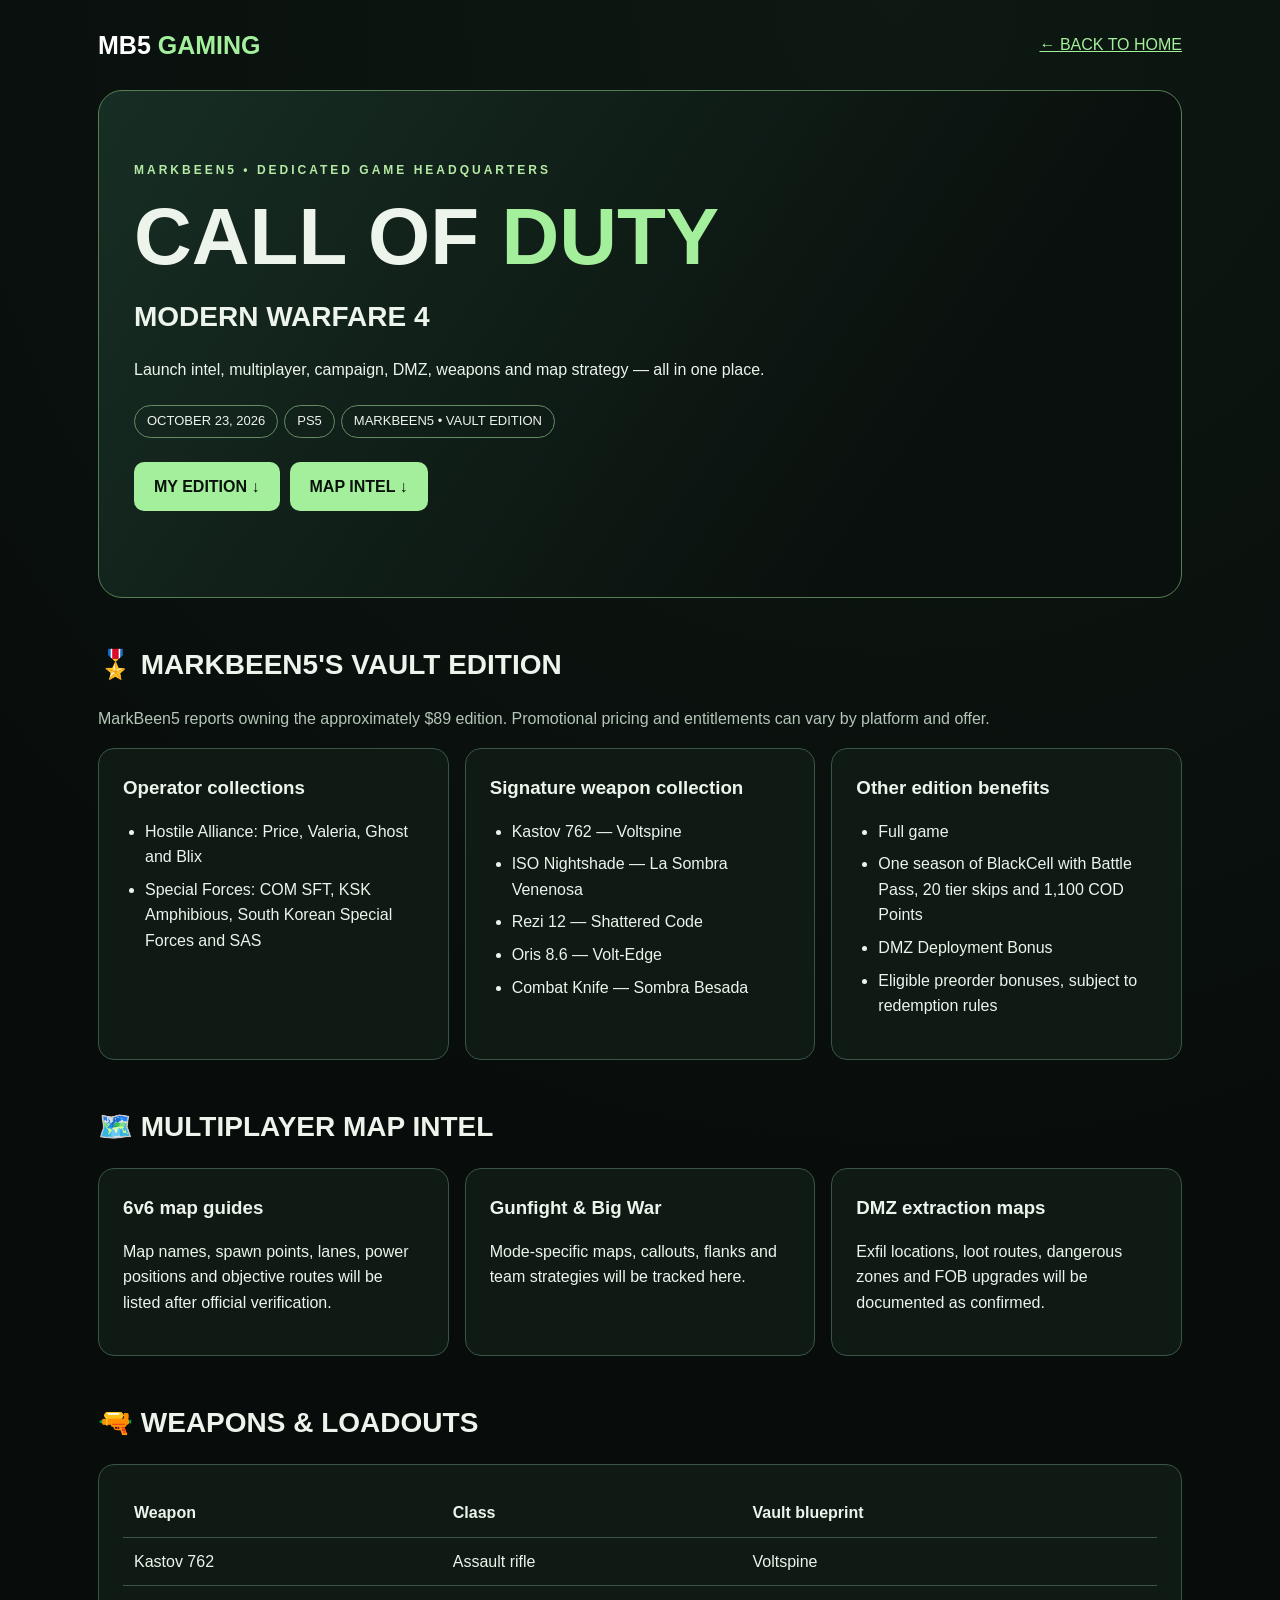
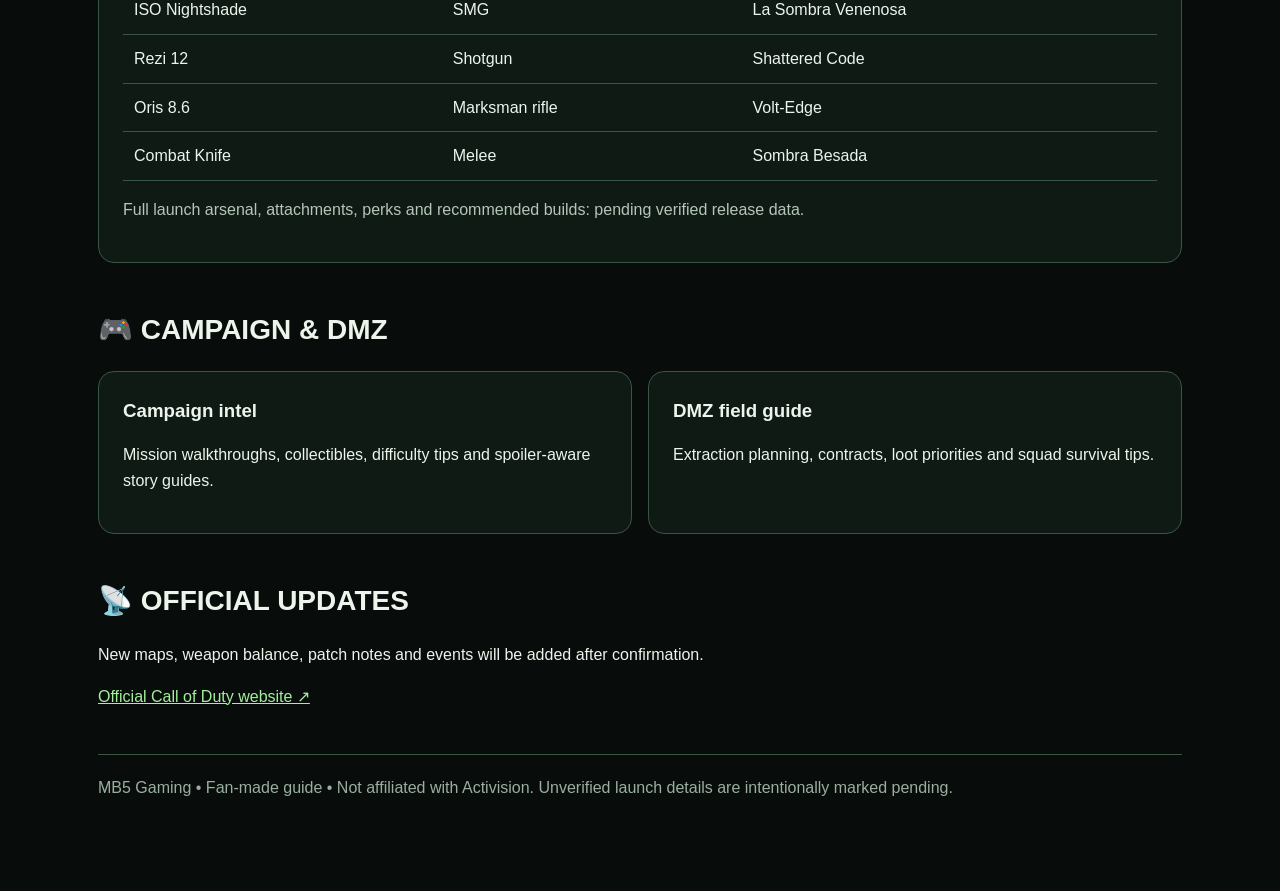
<file: public/call-of-duty.html>
<!doctype html><html lang="en"><head><meta charset="utf-8"><meta name="viewport" content="width=device-width,initial-scale=1"><title>Call of Duty Hub | MB5 Gaming</title><meta name="description" content="MarkBeen5's dedicated Call of Duty hub: Vault Edition collection, multiplayer maps, weapons, DMZ, campaign and launch updates."><link rel="canonical" href="https://markbeen5.com/call-of-duty.html"><style>*{box-sizing:border-box}body{margin:0;background:radial-gradient(circle at 70% 0,#284e362e,transparent 45%),#080d0b;color:#ecf4eb;font:16px/1.6 Arial,sans-serif}a{color:#a4ef9c}.wrap{max-width:1120px;margin:auto;padding:25px 18px 90px}.nav{display:flex;justify-content:space-between;align-items:center;flex-wrap:wrap;gap:15px}.brand{font-size:25px;font-weight:900;color:white;text-decoration:none}.brand span,.accent{color:#a4ef9c}.hero{padding:70px 35px;margin:25px 0;background:linear-gradient(125deg,#172e24,#0a100d 75%);border:1px solid #567e55;border-radius:24px}.eyebrow{letter-spacing:3px;text-transform:uppercase;color:#b5e9a5;font-size:12px;font-weight:bold}h1{font-size:clamp(38px,7vw,80px);line-height:1.03;margin:16px 0;text-transform:uppercase}h2{font-size:28px;margin:0 0 18px}h3{margin:0 0 10px}.btn{display:inline-block;padding:12px 20px;border-radius:10px;background:#a4ef9c;color:#09120b;font-weight:900;text-decoration:none;margin:8px 10px 0 0}.pill{display:inline-block;border:1px solid #658b65;border-radius:20px;padding:5px 12px;margin:6px 6px 0 0;font-size:13px}.grid{display:grid;grid-template-columns:repeat(auto-fit,minmax(260px,1fr));gap:16px}.card{background:#101a15;border:1px solid #395544;border-radius:16px;padding:24px}.section{margin:45px 0}.muted{color:#b4c6b8}ul{padding-left:22px}li{margin:7px 0}table{width:100%;border-collapse:collapse}td,th{padding:11px;text-align:left;border-bottom:1px solid #395544} .scroll{overflow-x:auto}footer{border-top:1px solid #395544;padding-top:20px;color:#9aafa0}@media(max-width:600px){.hero{padding:38px 22px}}</style></head><body><main class="wrap"><nav class="nav"><a class="brand" href="/">MB5<span> GAMING</span></a><a href="/">← BACK TO HOME</a></nav><header class="hero"><div class="eyebrow">MarkBeen5 • Dedicated game headquarters</div><h1>CALL OF <span class="accent">DUTY</span></h1><h2>MODERN WARFARE 4</h2><p>Launch intel, multiplayer, campaign, DMZ, weapons and map strategy — all in one place.</p><span class="pill">OCTOBER 23, 2026</span><span class="pill">PS5</span><span class="pill">MARKBEEN5 • VAULT EDITION</span><p><a class="btn" href="#edition">MY EDITION ↓</a><a class="btn" href="#maps">MAP INTEL ↓</a></p></header><section id="edition" class="section"><h2>🎖️ MARKBEEN5'S VAULT EDITION</h2><p class="muted">MarkBeen5 reports owning the approximately $89 edition. Promotional pricing and entitlements can vary by platform and offer.</p><div class="grid"><article class="card"><h3>Operator collections</h3><ul><li>Hostile Alliance: Price, Valeria, Ghost and Blix</li><li>Special Forces: COM SFT, KSK Amphibious, South Korean Special Forces and SAS</li></ul></article><article class="card"><h3>Signature weapon collection</h3><ul><li>Kastov 762 — Voltspine</li><li>ISO Nightshade — La Sombra Venenosa</li><li>Rezi 12 — Shattered Code</li><li>Oris 8.6 — Volt-Edge</li><li>Combat Knife — Sombra Besada</li></ul></article><article class="card"><h3>Other edition benefits</h3><ul><li>Full game</li><li>One season of BlackCell with Battle Pass, 20 tier skips and 1,100 COD Points</li><li>DMZ Deployment Bonus</li><li>Eligible preorder bonuses, subject to redemption rules</li></ul></article></div></section><section id="maps" class="section"><h2>🗺️ MULTIPLAYER MAP INTEL</h2><div class="grid"><article class="card"><h3>6v6 map guides</h3><p>Map names, spawn points, lanes, power positions and objective routes will be listed after official verification.</p></article><article class="card"><h3>Gunfight & Big War</h3><p>Mode-specific maps, callouts, flanks and team strategies will be tracked here.</p></article><article class="card"><h3>DMZ extraction maps</h3><p>Exfil locations, loot routes, dangerous zones and FOB upgrades will be documented as confirmed.</p></article></div></section><section id="weapons" class="section"><h2>🔫 WEAPONS & LOADOUTS</h2><div class="card scroll"><table><thead><tr><th>Weapon</th><th>Class</th><th>Vault blueprint</th></tr></thead><tbody><tr><td>Kastov 762</td><td>Assault rifle</td><td>Voltspine</td></tr><tr><td>ISO Nightshade</td><td>SMG</td><td>La Sombra Venenosa</td></tr><tr><td>Rezi 12</td><td>Shotgun</td><td>Shattered Code</td></tr><tr><td>Oris 8.6</td><td>Marksman rifle</td><td>Volt-Edge</td></tr><tr><td>Combat Knife</td><td>Melee</td><td>Sombra Besada</td></tr></tbody></table><p class="muted">Full launch arsenal, attachments, perks and recommended builds: pending verified release data.</p></div></section><section id="campaign" class="section"><h2>🎮 CAMPAIGN & DMZ</h2><div class="grid"><article class="card"><h3>Campaign intel</h3><p>Mission walkthroughs, collectibles, difficulty tips and spoiler-aware story guides.</p></article><article class="card"><h3>DMZ field guide</h3><p>Extraction planning, contracts, loot priorities and squad survival tips.</p></article></div></section><section class="section"><h2>📡 OFFICIAL UPDATES</h2><p>New maps, weapon balance, patch notes and events will be added after confirmation.</p><a href="https://www.callofduty.com/" target="_blank" rel="noopener">Official Call of Duty website ↗</a></section><footer>MB5 Gaming • Fan-made guide • Not affiliated with Activision. Unverified launch details are intentionally marked pending.</footer></main></body></html>
</file>
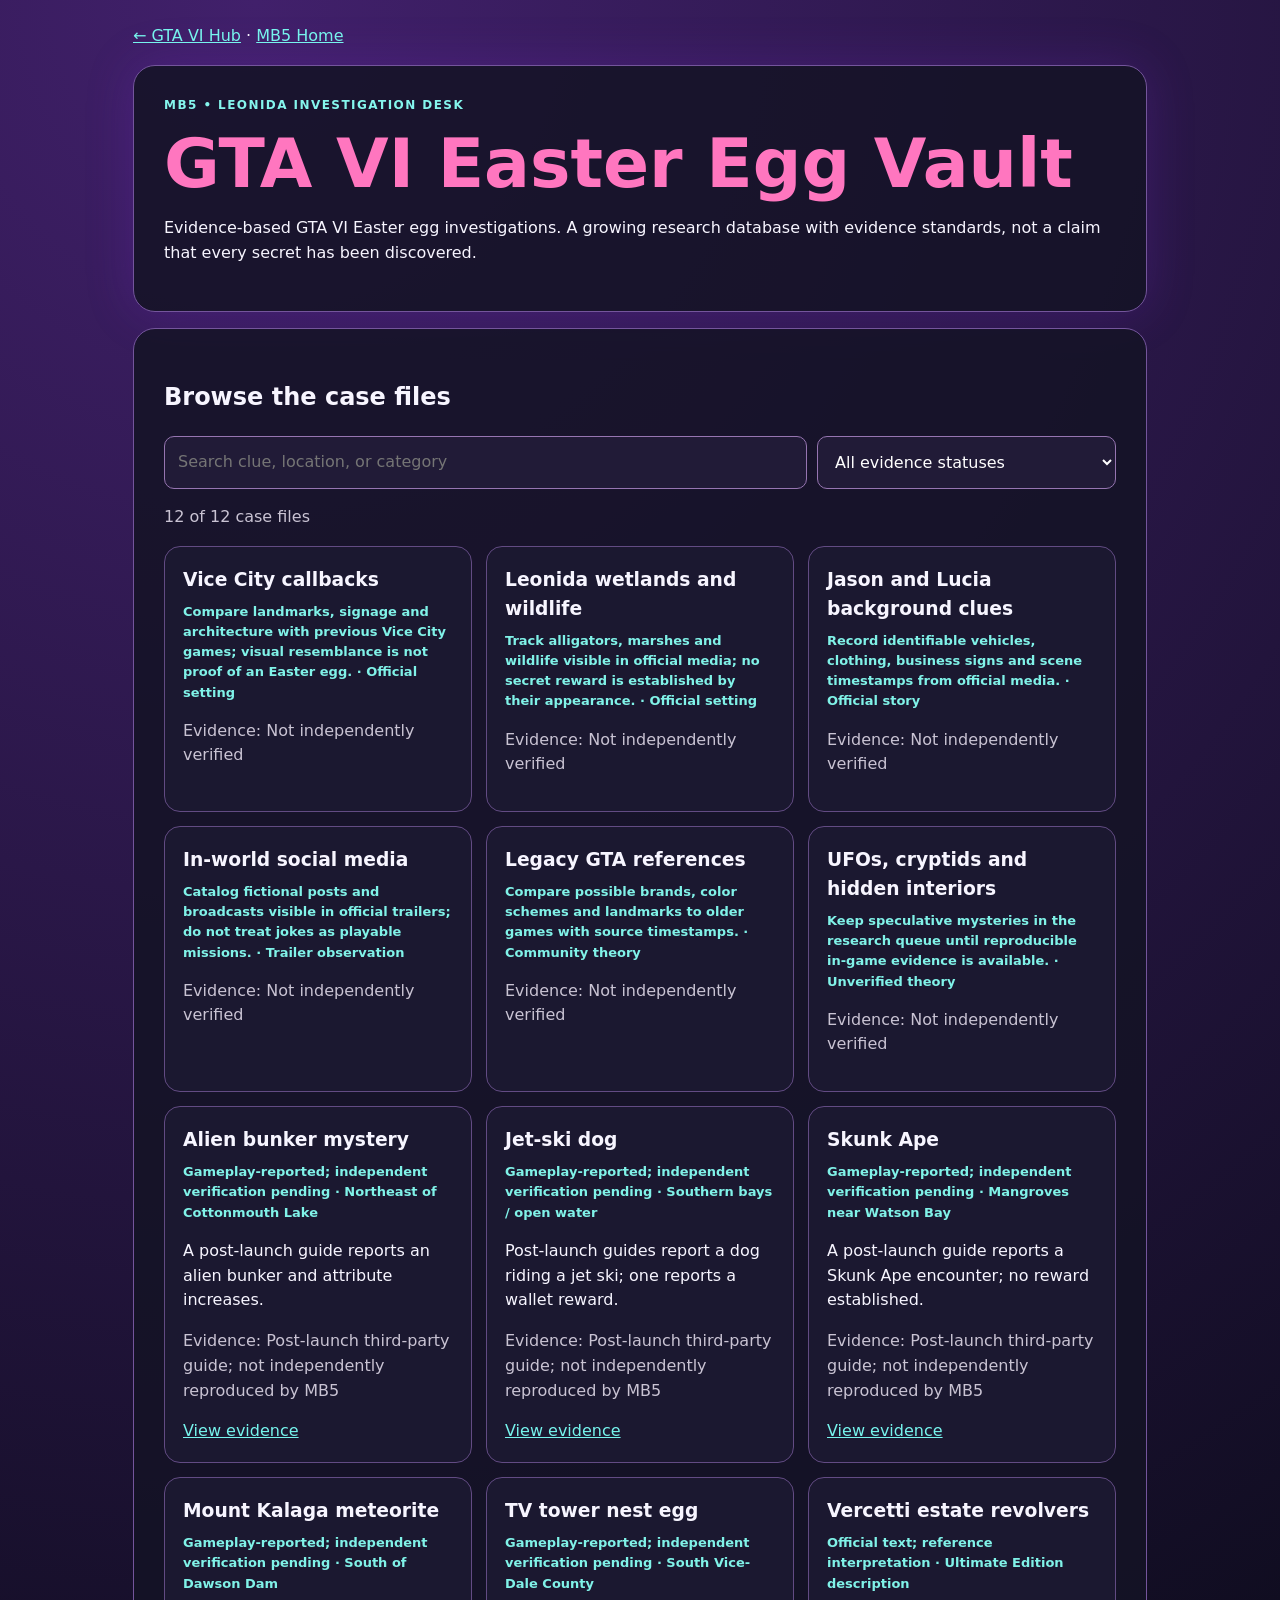
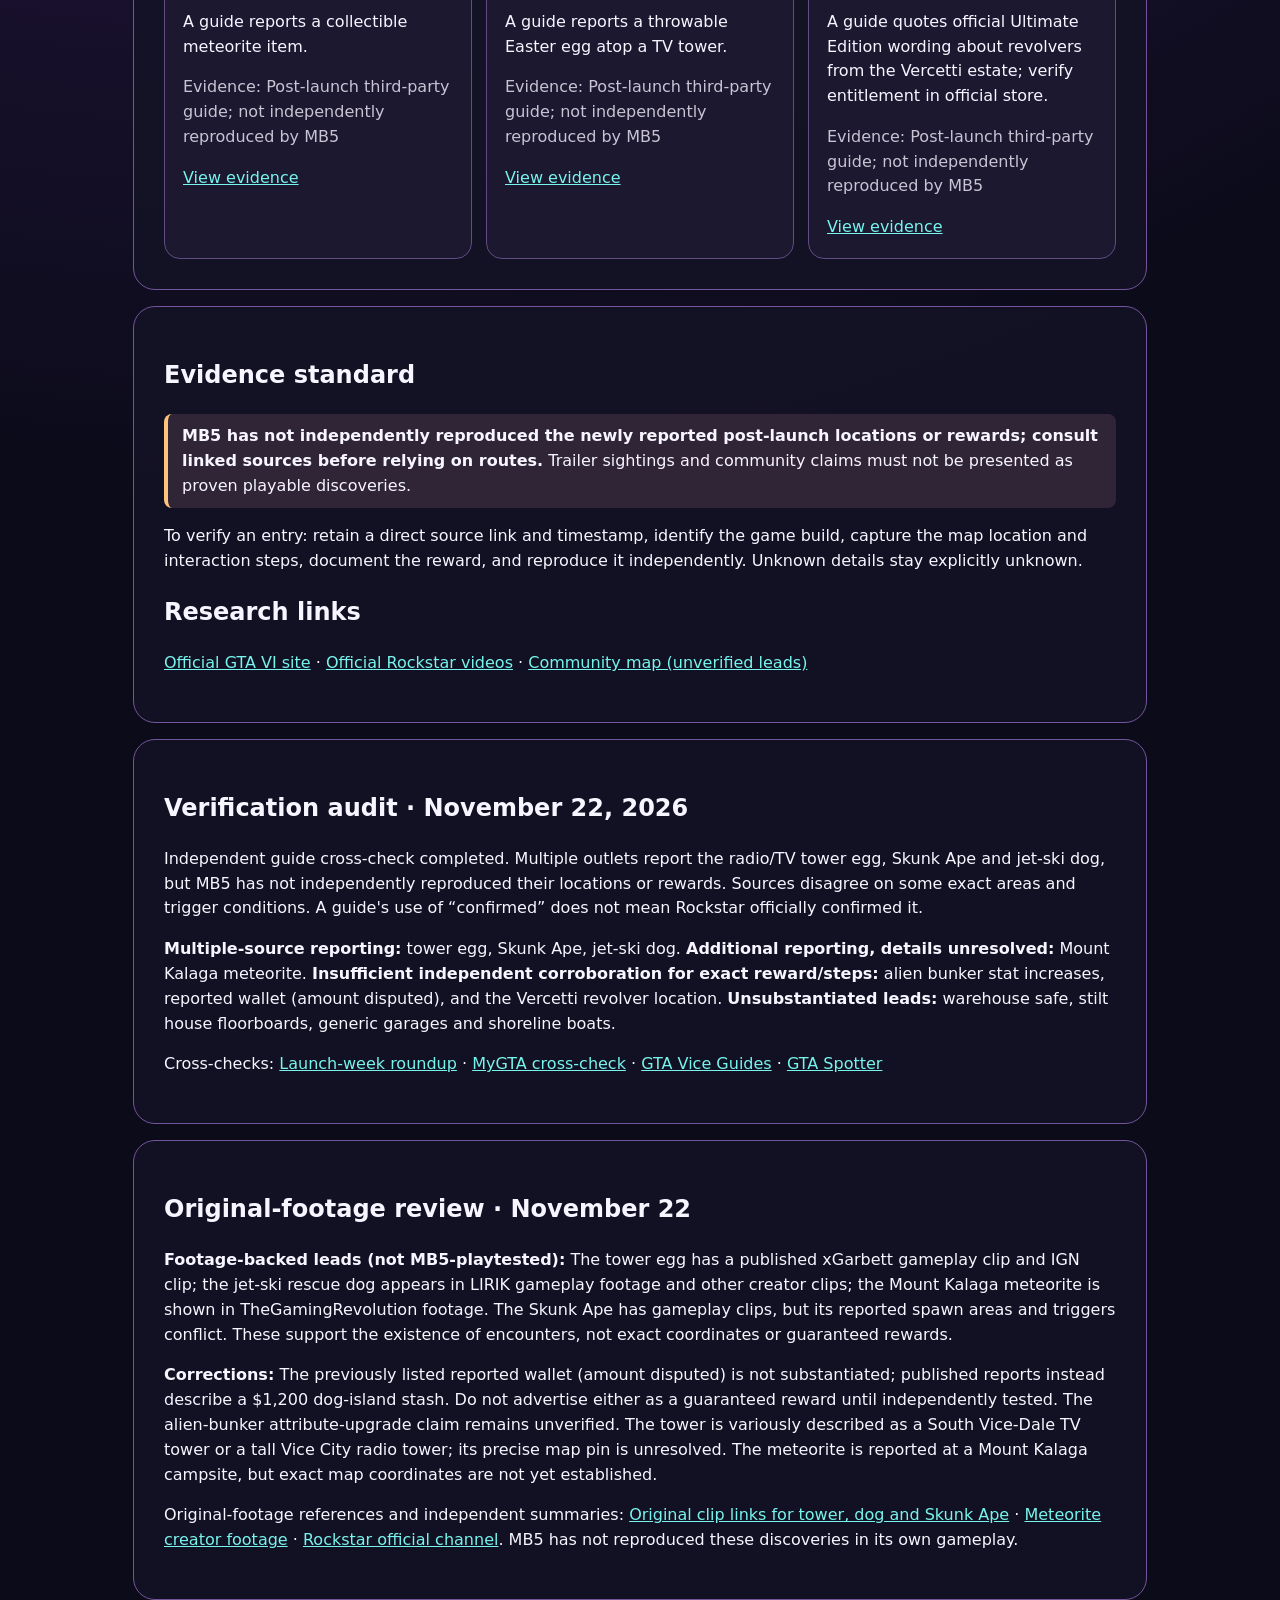
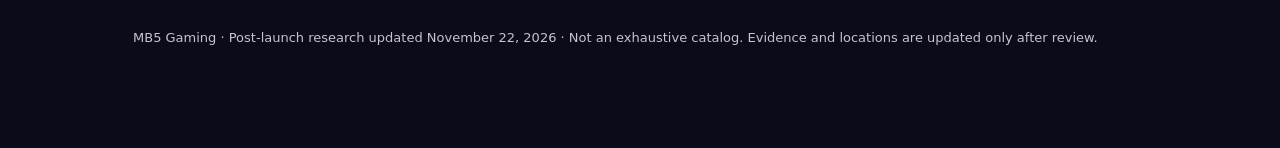
<file: public/gta6-easter-eggs.html>
<!doctype html><html lang="en"><head><meta charset="utf-8"><meta name="viewport" content="width=device-width,initial-scale=1"><meta name="description" content="Evidence-based GTA VI Easter egg investigations"><title>GTA VI Easter Egg Vault | MB5 Gaming</title><style>:root{color-scheme:dark}*{box-sizing:border-box}body{margin:0;background:radial-gradient(circle at 20% 0%,#41206b,#0b0b19 60%);color:#f7f5ff;font:16px/1.55 system-ui,sans-serif}main{max-width:1050px;margin:auto;padding:24px 18px 100px}a{color:#77f4ed}h1{font-size:clamp(36px,8vw,68px);line-height:1.05;margin:14px 0;color:#ff76bf}header,.panel{border:1px solid #74559c;border-radius:22px;background:#141326dd;padding:clamp(18px,4vw,30px);margin:16px 0}header{box-shadow:0 0 48px #842cdd35}.tag{font-size:12px;letter-spacing:.12em;text-transform:uppercase;color:#85f6ed;font-weight:800}.controls{display:flex;gap:10px;flex-wrap:wrap;margin:15px 0}input,select{background:#211b37;border:1px solid #9675b1;border-radius:10px;padding:13px;color:white;font:inherit;max-width:100%}input{flex:1;min-width:220px}.grid{display:grid;grid-template-columns:repeat(auto-fit,minmax(min(100%,280px),1fr));gap:14px}.card{border:1px solid #624b83;background:#1b1830;border-radius:16px;padding:18px}.card h3{margin:0 0 8px}.meta{color:#80f2e8;font-size:13px;font-weight:700}.muted{color:#c9c3d3}.warning{border-left:4px solid #ffc47b;padding:10px 14px;background:#302536;border-radius:8px}footer{margin-top:28px;font-size:13px;color:#c8c2d1}a:focus-visible,input:focus-visible,select:focus-visible{outline:3px solid #85f6ed;outline-offset:2px}</style></head><body><main><nav><a href="/gta6-hub.html">← GTA VI Hub</a> · <a href="/">MB5 Home</a></nav><header><div class="tag">MB5 • Leonida investigation desk</div><h1>GTA VI Easter Egg Vault</h1><p>Evidence-based GTA VI Easter egg investigations. A growing research database with evidence standards, not a claim that every secret has been discovered.</p></header><section class="panel"><h2>Browse the case files</h2><div class="controls"><input id="q" type="search" aria-label="Search cases" placeholder="Search clue, location, or category"><select id="filter" aria-label="Filter evidence status"><option value="">All evidence statuses</option><option value="Official">Official setting/story</option><option value="Trailer">Trailer observations</option><option value="Unverified">Unverified reports and theories</option><option value="Exploration">Exploration leads</option><option value="Community">Community theories</option></select></div><p id="count" class="muted" aria-live="polite"></p><div id="cases" class="grid"></div></section><section class="panel"><h2>Evidence standard</h2><p class="warning"><strong>MB5 has not independently reproduced the newly reported post-launch locations or rewards; consult linked sources before relying on routes.</strong> Trailer sightings and community claims must not be presented as proven playable discoveries.</p><p>To verify an entry: retain a direct source link and timestamp, identify the game build, capture the map location and interaction steps, document the reward, and reproduce it independently. Unknown details stay explicitly unknown.</p><h2>Research links</h2><p><a href="https://www.rockstargames.com/VI" target="_blank" rel="noopener noreferrer">Official GTA VI site</a> · <a href="https://www.youtube.com/@RockstarGames" target="_blank" rel="noopener noreferrer">Official Rockstar videos</a> · <a href="https://www.gtabase.com/gta-6/map/" target="_blank" rel="noopener noreferrer">Community map (unverified leads)</a></p></section><section class="panel"><h2>Verification audit · November 22, 2026</h2><p>Independent guide cross-check completed. Multiple outlets report the radio/TV tower egg, Skunk Ape and jet-ski dog, but MB5 has not independently reproduced their locations or rewards. Sources disagree on some exact areas and trigger conditions. A guide's use of “confirmed” does not mean Rockstar officially confirmed it.</p><p><strong>Multiple-source reporting:</strong> tower egg, Skunk Ape, jet-ski dog. <strong>Additional reporting, details unresolved:</strong> Mount Kalaga meteorite. <strong>Insufficient independent corroboration for exact reward/steps:</strong> alien bunker stat increases, reported wallet (amount disputed), and the Vercetti revolver location. <strong>Unsubstantiated leads:</strong> warehouse safe, stilt house floorboards, generic garages and shoreline boats.</p><p>Cross-checks: <a href="https://www.gamingchill.com/gta-6-easter-eggs-launch-week/" target="_blank" rel="noopener noreferrer">Launch-week roundup</a> · <a href="https://mygta.co/guides/gta-6-easter-eggs/" target="_blank" rel="noopener noreferrer">MyGTA cross-check</a> · <a href="https://gtaviceguides.com/guides/gta-6-easter-eggs/" target="_blank" rel="noopener noreferrer">GTA Vice Guides</a> · <a href="https://gtaspotter.com/en/guides/gta-6-easter-eggs/" target="_blank" rel="noopener noreferrer">GTA Spotter</a></p></section><section class="panel"><h2>Original-footage review · November 22</h2><p><strong>Footage-backed leads (not MB5-playtested):</strong> The tower egg has a published xGarbett gameplay clip and IGN clip; the jet-ski rescue dog appears in LIRIK gameplay footage and other creator clips; the Mount Kalaga meteorite is shown in TheGamingRevolution footage. The Skunk Ape has gameplay clips, but its reported spawn areas and triggers conflict. These support the existence of encounters, not exact coordinates or guaranteed rewards.</p><p><strong>Corrections:</strong> The previously listed reported wallet (amount disputed) is not substantiated; published reports instead describe a $1,200 dog-island stash. Do not advertise either as a guaranteed reward until independently tested. The alien-bunker attribute-upgrade claim remains unverified. The tower is variously described as a South Vice-Dale TV tower or a tall Vice City radio tower; its precise map pin is unresolved. The meteorite is reported at a Mount Kalaga campsite, but exact map coordinates are not yet established.</p><p>Original-footage references and independent summaries: <a href="https://en.gamerpapers.com/gta-6-hidden-details-players-found/" target="_blank" rel="noopener noreferrer">Original clip links for tower, dog and Skunk Ape</a> · <a href="https://6insider.com/found/pink-meteorite-campsite" target="_blank" rel="noopener noreferrer">Meteorite creator footage</a> · <a href="https://www.youtube.com/@RockstarGames" target="_blank" rel="noopener noreferrer">Rockstar official channel</a>. MB5 has not reproduced these discoveries in its own gameplay.</p></section><footer>MB5 Gaming · Post-launch research updated November 22, 2026 · Not an exhaustive catalog. Evidence and locations are updated only after review.</footer></main><script>const addedCases=[{"name":"Alien bunker mystery","area":"Northeast of Cottonmouth Lake","status":"Gameplay-reported; independent verification pending","note":"A post-launch guide reports an alien bunker and attribute increases.","evidence":"Post-launch third-party guide; not independently reproduced by MB5","source":"https://gtaviceguides.com/guides/gta-6-easter-eggs/","coordinates":"","steps":""},{"name":"Jet-ski dog","area":"Southern bays / open water","status":"Gameplay-reported; independent verification pending","note":"Post-launch guides report a dog riding a jet ski; one reports a wallet reward.","evidence":"Post-launch third-party guide; not independently reproduced by MB5","source":"https://gtaviceguides.com/guides/gta-6-easter-eggs/","coordinates":"","steps":""},{"name":"Skunk Ape","area":"Mangroves near Watson Bay","status":"Gameplay-reported; independent verification pending","note":"A post-launch guide reports a Skunk Ape encounter; no reward established.","evidence":"Post-launch third-party guide; not independently reproduced by MB5","source":"https://gtaviceguides.com/guides/gta-6-easter-eggs/","coordinates":"","steps":""},{"name":"Mount Kalaga meteorite","area":"South of Dawson Dam","status":"Gameplay-reported; independent verification pending","note":"A guide reports a collectible meteorite item.","evidence":"Post-launch third-party guide; not independently reproduced by MB5","source":"https://gtaviceguides.com/guides/gta-6-easter-eggs/","coordinates":"","steps":""},{"name":"TV tower nest egg","area":"South Vice-Dale County","status":"Gameplay-reported; independent verification pending","note":"A guide reports a throwable Easter egg atop a TV tower.","evidence":"Post-launch third-party guide; not independently reproduced by MB5","source":"https://gtaviceguides.com/guides/gta-6-easter-eggs/","coordinates":"","steps":""},{"name":"Vercetti estate revolvers","area":"Ultimate Edition description","status":"Official text; reference interpretation","note":"A guide quotes official Ultimate Edition wording about revolvers from the Vercetti estate; verify entitlement in official store.","evidence":"Post-launch third-party guide; not independently reproduced by MB5","source":"https://gtaspotter.com/en/guides/gta-6-easter-eggs/","coordinates":"","steps":""}];const cases=[{"name":"Vice City callbacks","area":"Official setting","status":"Compare landmarks, signage and architecture with previous Vice City games; visual resemblance is not proof of an Easter egg.","evidence":"Not independently verified","source":"","coordinates":"","steps":""},{"name":"Leonida wetlands and wildlife","area":"Official setting","status":"Track alligators, marshes and wildlife visible in official media; no secret reward is established by their appearance.","evidence":"Not independently verified","source":"","coordinates":"","steps":""},{"name":"Jason and Lucia background clues","area":"Official story","status":"Record identifiable vehicles, clothing, business signs and scene timestamps from official media.","evidence":"Not independently verified","source":"","coordinates":"","steps":""},{"name":"In-world social media","area":"Trailer observation","status":"Catalog fictional posts and broadcasts visible in official trailers; do not treat jokes as playable missions.","evidence":"Not independently verified","source":"","coordinates":"","steps":""},{"name":"Legacy GTA references","area":"Community theory","status":"Compare possible brands, color schemes and landmarks to older games with source timestamps.","evidence":"Not independently verified","source":"","coordinates":"","steps":""},{"name":"UFOs, cryptids and hidden interiors","area":"Unverified theory","status":"Keep speculative mysteries in the research queue until reproducible in-game evidence is available.","evidence":"Not independently verified","source":"","coordinates":"","steps":""}];cases.push(...addedCases);const q=document.getElementById("q"),f=document.getElementById("filter"),out=document.getElementById("cases"),count=document.getElementById("count");function node(tag,txt,cls){const el=document.createElement(tag);el.textContent=txt;if(cls)el.className=cls;return el}function render(){const term=q.value.trim().toLowerCase(),status=f.value;const filtered=cases.filter(c=>(!status||c.status.toLowerCase().includes(status.toLowerCase()))&&Object.values(c).join(" ").toLowerCase().includes(term));out.replaceChildren();count.textContent=filtered.length+" of "+cases.length+" case files";for(const c of filtered){const card=node("article","","card");card.append(node("h3",c.name),node("div",c.status+" · "+c.area,"meta"),node("p",c.note),node("p","Evidence: "+c.evidence,"muted"));if(c.coordinates)card.append(node("p","Map: "+c.coordinates));if(c.steps)card.append(node("p","Steps: "+c.steps));if(c.source){const a=document.createElement("a");a.href=c.source;a.textContent="View evidence";a.rel="noopener noreferrer";a.target="_blank";card.append(a)}out.append(card)}if(!filtered.length)out.append(node("p","No matching case files."))}q.addEventListener("input",render);f.addEventListener("change",render);render();</script></body></html>
</file>
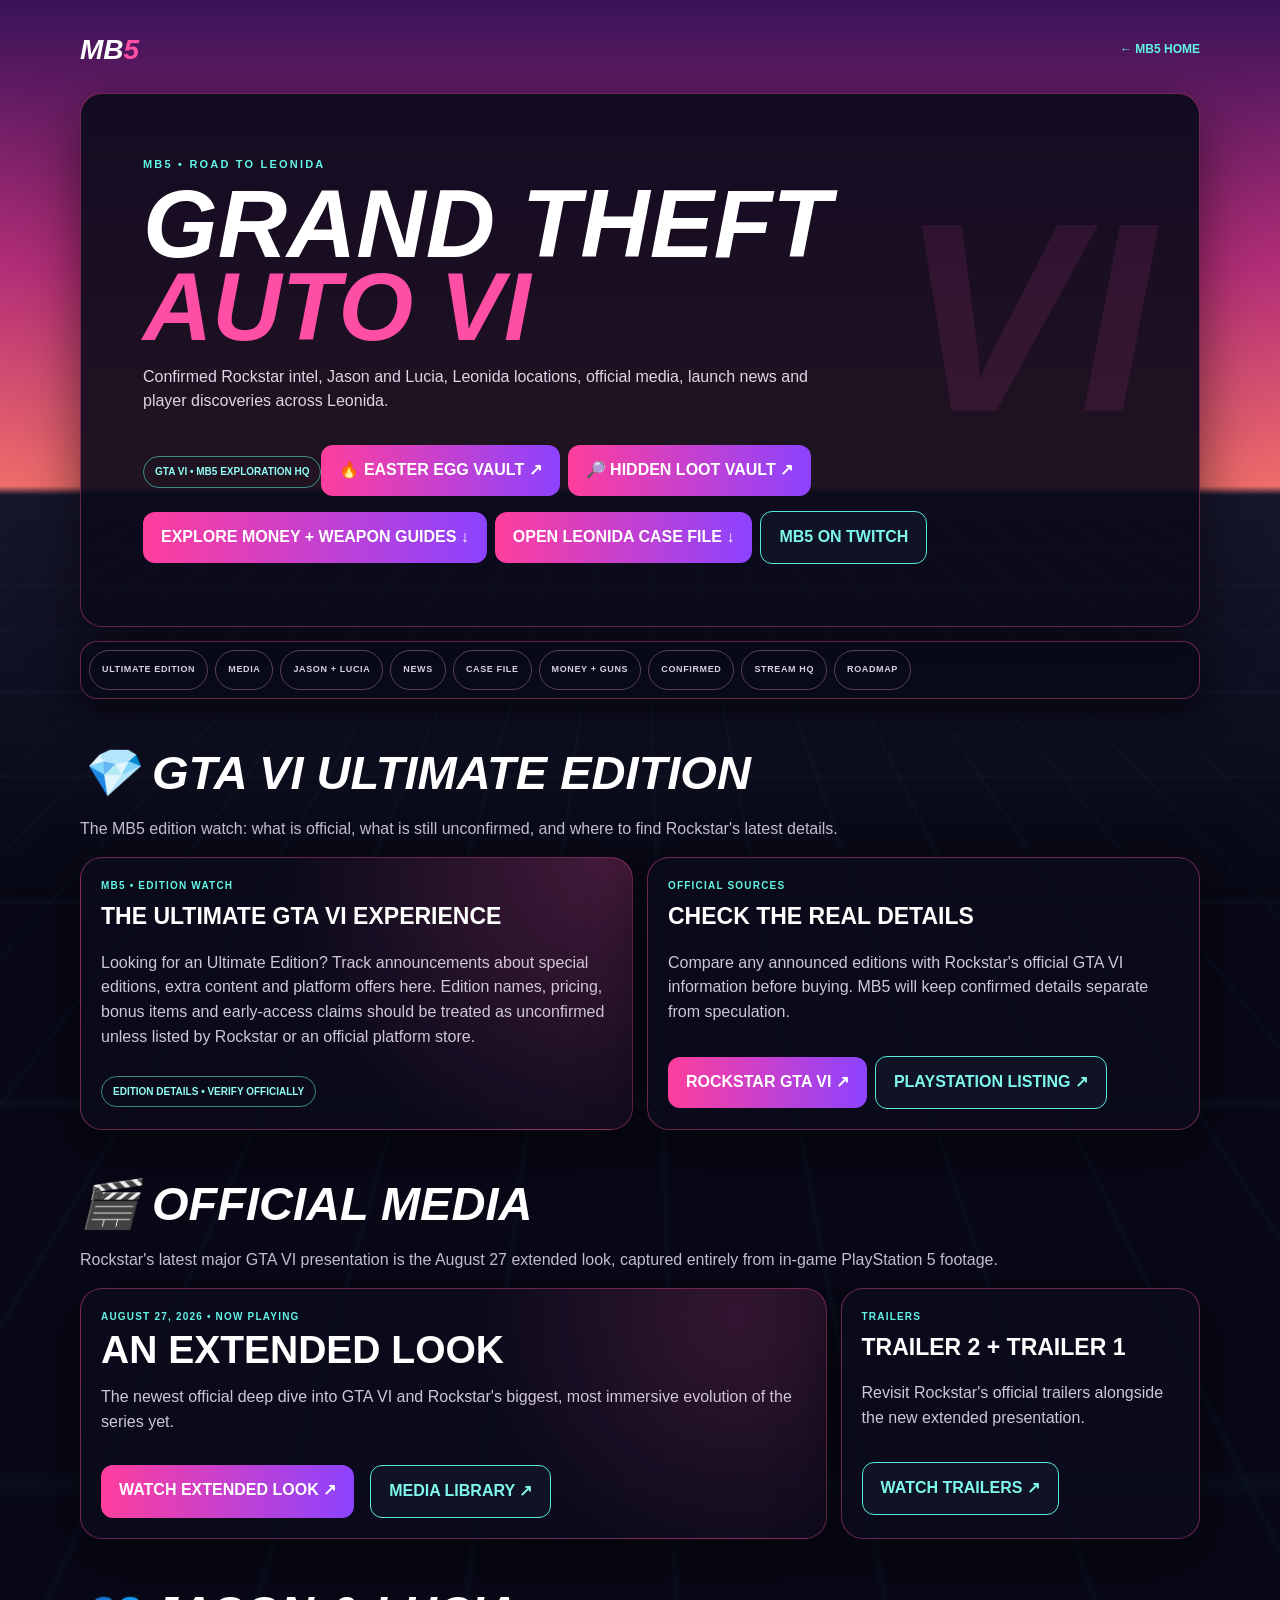
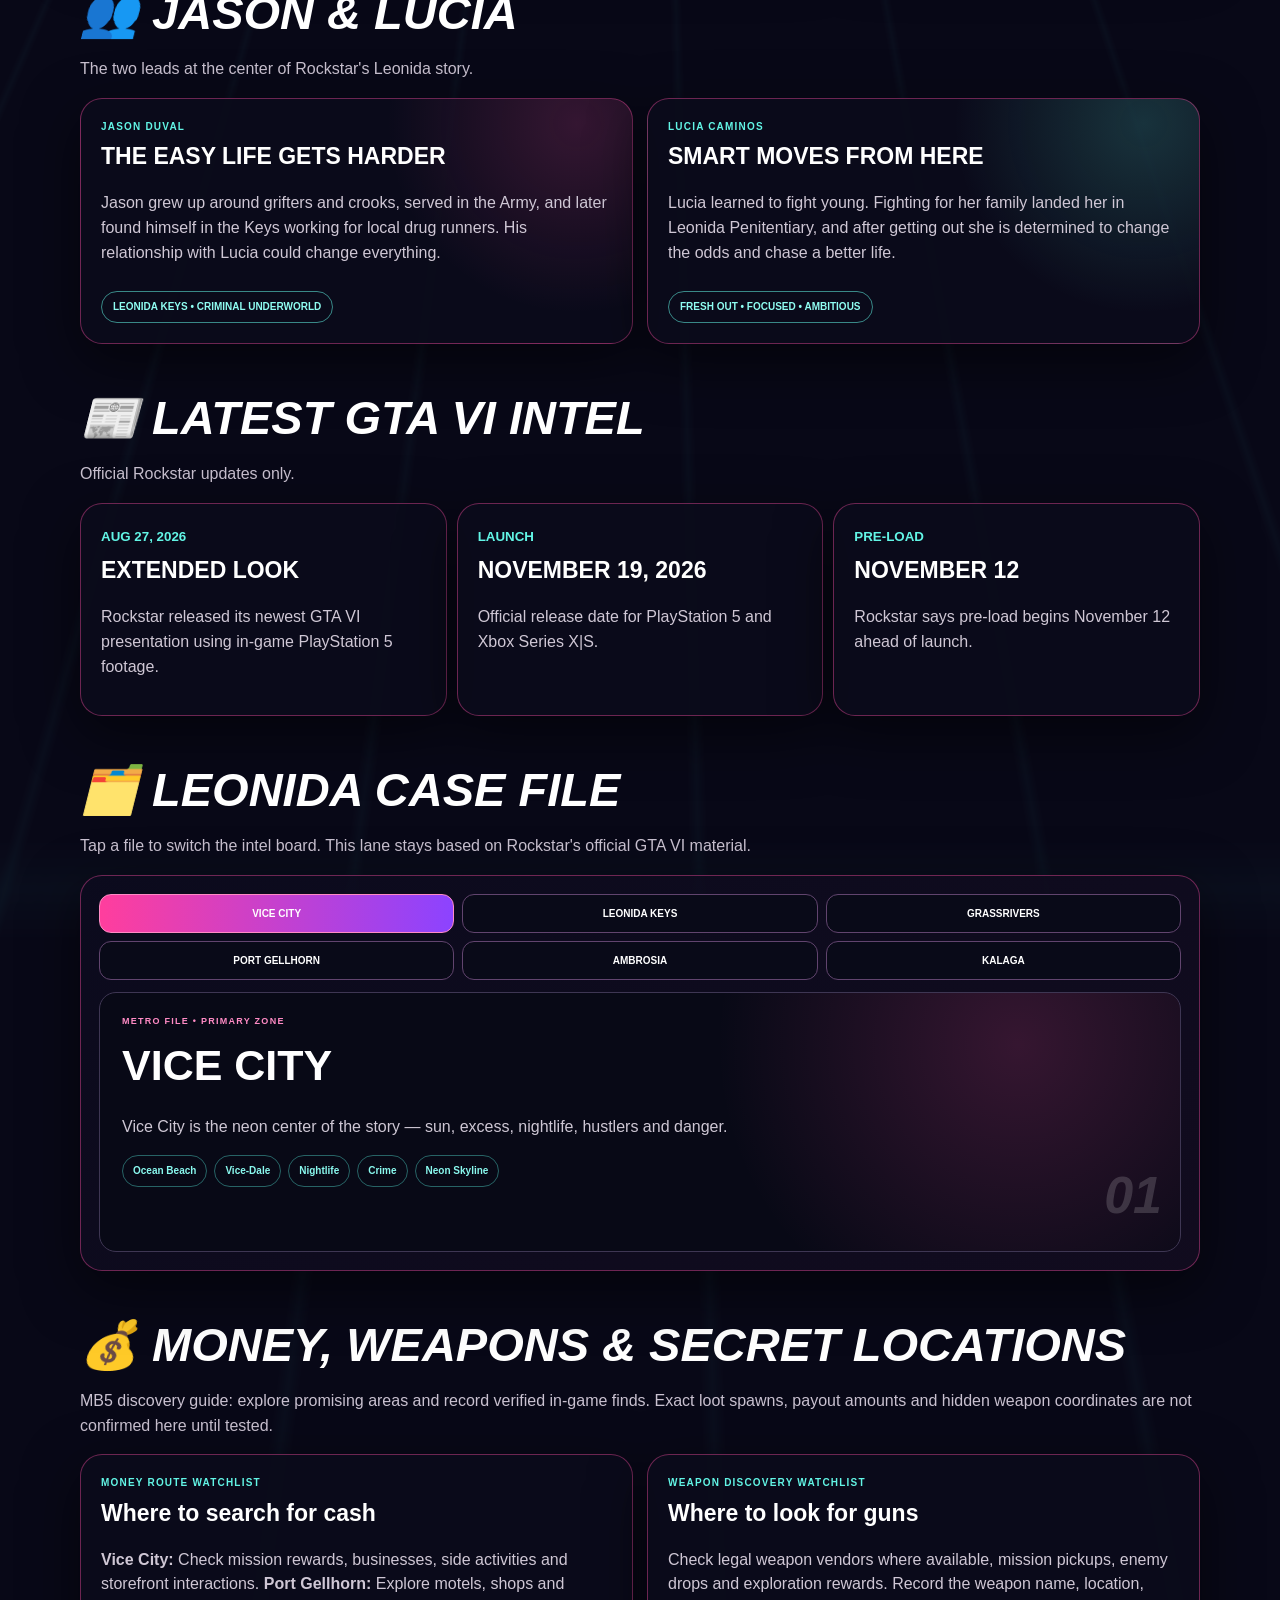
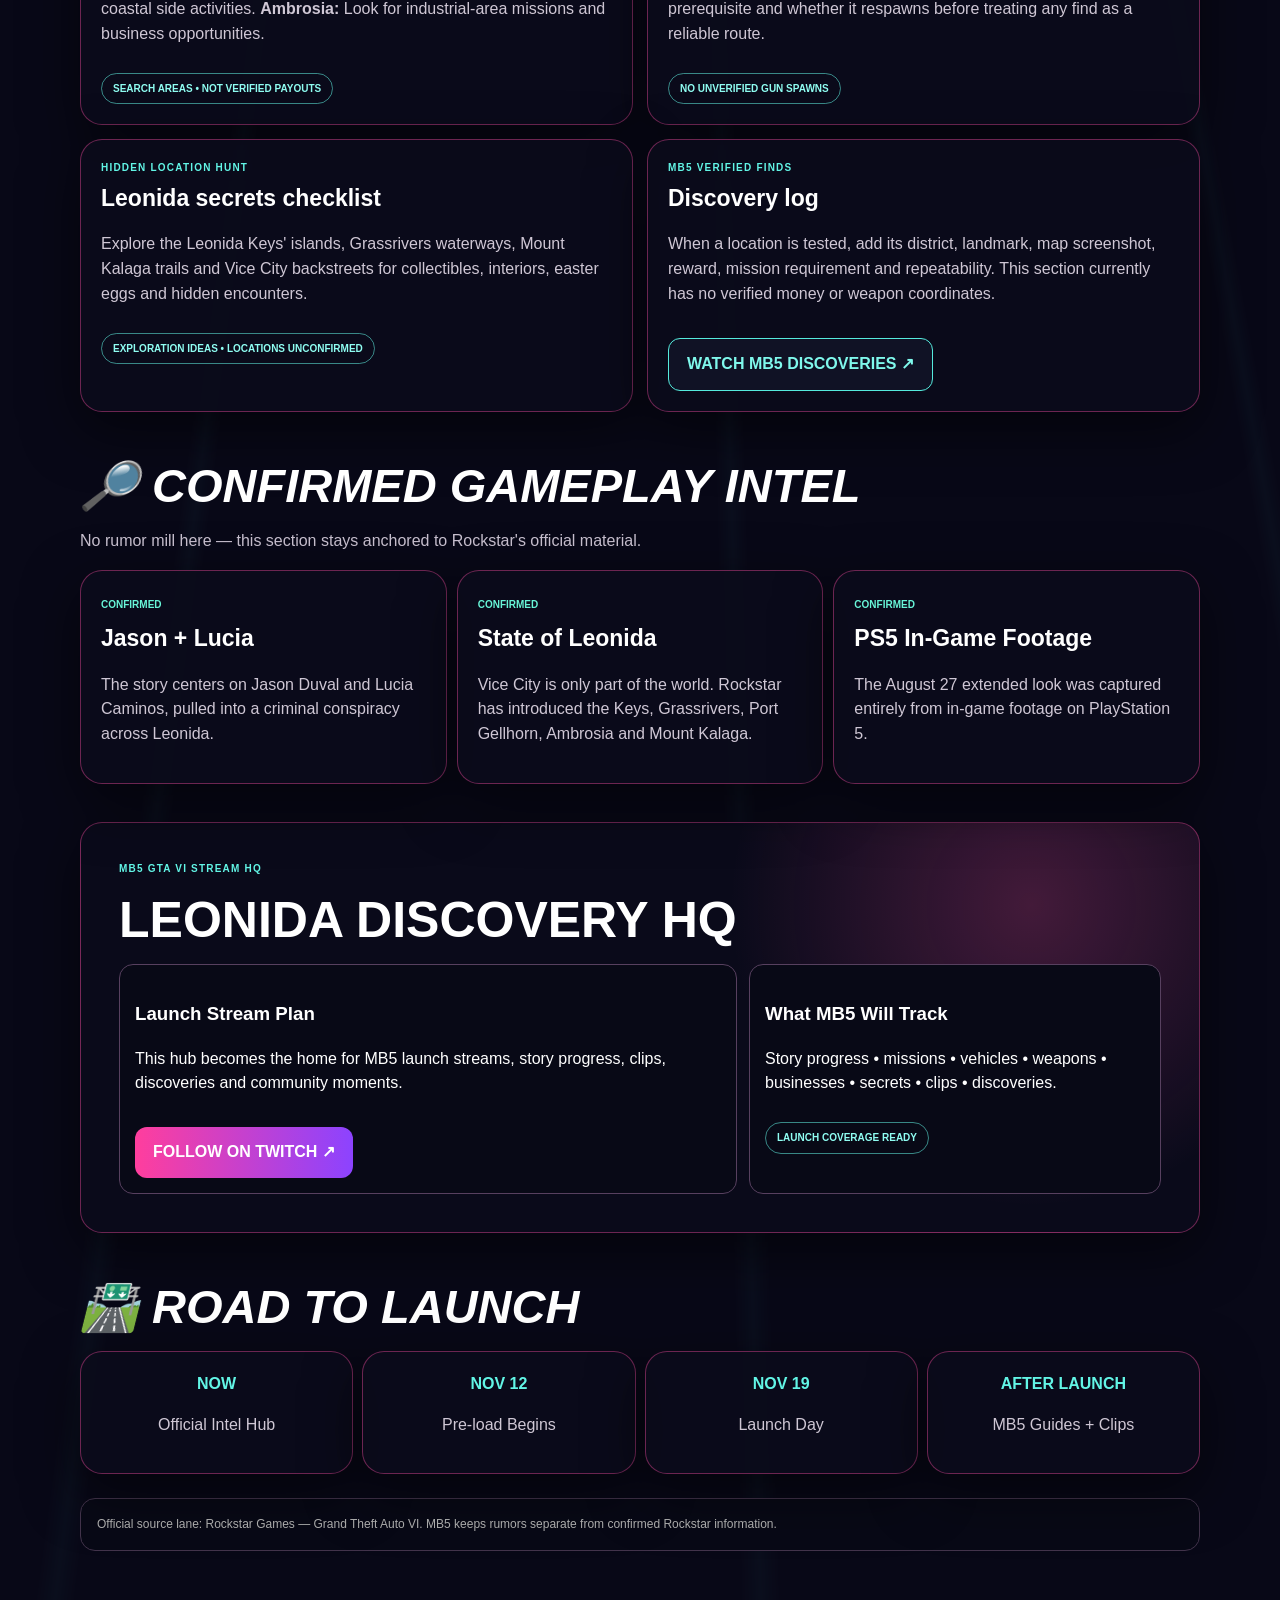
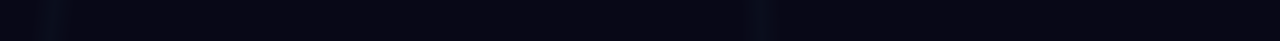
<file: public/gta6-hub.html>
<!doctype html><html lang="en"><head><meta charset="utf-8"><meta name="viewport" content="width=device-width,initial-scale=1,viewport-fit=cover"><title>GTA VI Hub | MB5 Gaming</title><meta name="description" content="MB5 GTA VI hub: money routes, weapon discoveries, Jason and Lucia, Leonida case files, official trailers, confirmed gameplay intel, news and stream HQ."><style>*{box-sizing:border-box}html{scroll-behavior:smooth;scroll-padding-top:78px}body{margin:0;background:#080817;color:#fff;font-family:Arial,Helvetica,sans-serif;line-height:1.55;overflow-x:hidden}.sky{position:fixed;inset:0;z-index:-2;background:linear-gradient(180deg,#381258 0,#b32e77 30%,#ef6d6a 54%,#16162c 55%,#070814 100%)}.gridbg{position:fixed;inset:55% 0 0;z-index:-1;opacity:.18;background:linear-gradient(#39f6e822 1px,transparent 1px),linear-gradient(90deg,#39f6e822 1px,transparent 1px);background-size:38px 38px;transform:perspective(350px) rotateX(55deg);transform-origin:top}.wrap{width:min(1120px,calc(100% - 28px));margin:auto;padding:calc(28px + env(safe-area-inset-top)) 0 calc(90px + env(safe-area-inset-bottom))}.top{display:flex;justify-content:space-between;align-items:center;margin-bottom:22px}.brand{font-size:28px;font-weight:900;font-style:italic;text-decoration:none;color:#fff}.brand span,.pink{color:#ff4fa5}.back{color:#62f5e6;text-decoration:none;font-size:12px;font-weight:900}.hero,.card,.case-stage,.stream{background:#0b0b1be8;border:1px solid #ff4fa566;border-radius:22px;box-shadow:0 18px 55px #0008}.hero{padding:clamp(24px,6vw,62px);position:relative;overflow:hidden}.hero:after{content:'VI';position:absolute;right:4%;top:42%;transform:translateY(-50%);font-size:clamp(120px,25vw,270px);font-weight:900;font-style:italic;color:#ff4fa5;opacity:.1}.kicker{font-size:11px;font-weight:900;letter-spacing:.2em;color:#62f5e6}.hero h1{font-size:clamp(48px,10vw,96px);line-height:.86;margin:10px 0 16px;font-style:italic}.hero p{max-width:700px;color:#ddd6e5}.pill{display:inline-block;border:1px solid #62f5e688;border-radius:999px;padding:7px 11px;margin-top:10px;font-size:10px;font-weight:900;color:#8ffdf2}.btn{display:inline-block;margin:15px 8px 0 0;padding:13px 18px;border-radius:12px;background:linear-gradient(90deg,#ff3e9d,#8c43ff);color:#fff;text-decoration:none;font-weight:900}.btn.alt{background:#101225;border:1px solid #55eadd;color:#7ff8ec}.countdown{display:grid;grid-template-columns:repeat(4,1fr);gap:9px;margin-top:22px;max-width:690px}.time{background:#070814cc;border:1px solid #ff4fa555;border-radius:14px;text-align:center;padding:14px 6px}.time strong{display:block;font-size:clamp(27px,6vw,42px);line-height:1}.time small{color:#62f5e6;font-size:9px;font-weight:900;letter-spacing:.12em}.hubnav{position:sticky;top:8px;z-index:30;margin:14px 0 20px;padding:8px;border:1px solid #ff4fa566;border-radius:17px;background:#090a18ed;backdrop-filter:blur(13px);box-shadow:0 12px 34px #0009}.hubnav-in{display:flex;gap:7px;overflow-x:auto;scroll-snap-type:x proximity;-webkit-overflow-scrolling:touch}.hubnav a{flex:0 0 auto;min-height:40px;display:flex;align-items:center;padding:8px 12px;border:1px solid #57405f;border-radius:999px;color:#d8d0e0;text-decoration:none;font-size:9px;font-weight:900;letter-spacing:.07em;white-space:nowrap;scroll-snap-align:start}.title{font-size:clamp(29px,5vw,47px);font-style:italic;margin:38px 0 7px;scroll-margin-top:82px}.note{color:#c9c1d0;margin:0 0 16px}.grid{display:grid;grid-template-columns:repeat(2,minmax(0,1fr));gap:14px}.card{padding:20px}.card h3{margin:5px 0;font-size:23px}.card p{color:#cfc7d5}.tag{font-size:10px;font-weight:900;letter-spacing:.12em;color:#62f5e6}.profile{background:radial-gradient(circle at 90% 10%,#ff4fa52c,transparent 35%),#0b0b1be8}.profile.lucia{background:radial-gradient(circle at 90% 10%,#5cf5e32c,transparent 35%),#0b0b1be8}.media-strip{display:grid;grid-template-columns:1.35fr .65fr;gap:14px}.media-feature{background:radial-gradient(circle at 88% 10%,#ff4fa52b,transparent 38%),#0b0b1be8}.media-feature h3{font-size:clamp(27px,4vw,39px);line-height:1}.media-actions{display:flex;flex-wrap:wrap;gap:8px}.news{display:grid;grid-template-columns:repeat(3,1fr);gap:10px}.news .card{min-height:170px}.news small{color:#62f5e6;font-weight:900}.news a,.source a{color:#ff72b8}.case-stage{padding:18px;position:relative;overflow:hidden;background:linear-gradient(145deg,#0c0b1eef,#120c1ff2)}.tabs{display:grid;grid-template-columns:repeat(3,1fr);gap:8px}.tab{border:1px solid #61446e;background:#090a18;color:#fff;border-radius:12px;padding:13px 8px;font-size:10px;font-weight:900}.tab.active{background:linear-gradient(90deg,#ff3e9d,#8c43ff);border-color:#ff8bc5}.case{margin-top:12px;min-height:260px;border:1px solid #3e3653;border-radius:17px;padding:22px;background:radial-gradient(circle at 85% 20%,#ff4fa52f,transparent 32%),#080916;position:relative;overflow:hidden}.case h3{font-size:clamp(28px,5vw,43px);margin:3px 0}.case p{max-width:760px;color:#cec7d4}.case-meta{color:#ff8bc5;font-size:9px;font-weight:900;letter-spacing:.14em}.evidence{display:flex;flex-wrap:wrap;gap:7px;margin-top:14px}.evidence span{border:1px solid #56eadd66;border-radius:999px;padding:7px 10px;font-size:10px;color:#8af9ef;font-weight:900}.file-index{position:absolute;right:18px;bottom:15px;opacity:.16;font-size:52px;font-weight:900;font-style:italic}.intel{display:grid;grid-template-columns:repeat(3,1fr);gap:10px}.confirmed{color:#68f5d8;font-weight:900;font-size:10px}.stream{padding:clamp(20px,5vw,38px);margin-top:38px;background:radial-gradient(circle at 85% 20%,#ff4fa53b,transparent 30%),#0b0b1bf2;scroll-margin-top:82px}.stream h2{font-size:clamp(30px,6vw,50px);margin:5px 0}.stream-grid{display:grid;grid-template-columns:1.2fr .8fr;gap:12px}.panel{border:1px solid #57405f;border-radius:14px;padding:15px;background:#080916}.road{display:grid;grid-template-columns:repeat(4,1fr);gap:9px}.road .card{text-align:center}.road b{color:#62f5e6}.source{margin-top:24px;padding:16px;border:1px solid #43344c;border-radius:15px;color:#aaa;font-size:12px;background:#080916}@media(max-width:760px){.grid,.news,.intel,.stream-grid,.road,.media-strip{grid-template-columns:1fr}.grid{gap:14px}.countdown{grid-template-columns:repeat(2,1fr)}.tabs{grid-template-columns:repeat(2,1fr)}.hero{padding:24px 16px}.hero h1{font-size:clamp(46px,14vw,64px)}.hero:after{right:-12%;top:28%}.btn{display:block;text-align:center;margin-right:0}.wrap{width:min(100% - 20px,1120px);padding-top:calc(16px + env(safe-area-inset-top));padding-bottom:calc(130px + env(safe-area-inset-bottom))}.top{padding-inline:4px}.hubnav{top:calc(4px + env(safe-area-inset-top));margin:10px 0 18px;padding:7px;overflow:hidden}.hubnav:after{content:'SWIPE ›';position:absolute;right:7px;top:7px;bottom:7px;display:flex;align-items:center;padding:0 10px 0 34px;background:linear-gradient(90deg,transparent,#090a18 42%);color:#62f5e6;font-size:8px;font-weight:900;letter-spacing:.08em;pointer-events:none}.hubnav-in{padding:0 64px 3px 0;scrollbar-width:none}.hubnav-in::-webkit-scrollbar{display:none}.hubnav a{min-height:42px;font-size:8.5px}.case-stage{padding:14px}.case{padding:18px 16px;min-height:285px}.title{font-size:clamp(30px,9vw,40px);line-height:.98;margin-top:32px;letter-spacing:-.02em}#confirmed{font-size:clamp(27px,8vw,35px);line-height:.98;max-width:100%}.stream h2{font-size:clamp(29px,8.2vw,36px);line-height:1.02;letter-spacing:-.02em}.profile{padding:18px 16px}.profile h3{font-size:clamp(21px,7vw,28px);line-height:1.18}.media-feature h3{font-size:30px}.media-actions{display:grid}.media-actions .btn{margin-top:4px}.news .card{min-height:0;padding:16px 18px}.news .card h3{margin:4px 0 8px}.news .card p{margin:0}}@media(max-width:390px){.title{font-size:30px}#confirmed{font-size:27px}.stream h2{font-size:29px}.case h3{font-size:27px}.evidence span{font-size:9px}.hubnav a{font-size:8px;padding-inline:10px}}@media(prefers-reduced-motion:reduce){*{scroll-behavior:auto}}</style></head><body><div class="sky"></div><div class="gridbg"></div><main class="wrap"><div class="top"><a class="brand" href="/">MB<span>5</span></a><a class="back" href="/">← MB5 HOME</a></div><section class="hero"><div class="kicker">MB5 • ROAD TO LEONIDA</div><h1>GRAND THEFT<br><span class="pink">AUTO VI</span></h1><p>Confirmed Rockstar intel, Jason and Lucia, Leonida locations, official media, launch news and player discoveries across Leonida.</p><span class="pill">GTA VI • MB5 EXPLORATION HQ</span><a class="btn" href="/gta6-easter-eggs.html">🔥 EASTER EGG VAULT ↗</a><a class="btn" href="/gta6-loot.html">🔎 HIDDEN LOOT VAULT ↗</a><a class="btn" href="#secrets">EXPLORE MONEY + WEAPON GUIDES ↓</a><a class="btn" href="#casefile">OPEN LEONIDA CASE FILE ↓</a><a class="btn alt" href="https://www.twitch.tv/markbeen5" target="_blank" rel="noopener">MB5 ON TWITCH</a></section><nav class="hubnav" aria-label="GTA VI Hub sections"><div class="hubnav-in"><a href="#ultimate">ULTIMATE EDITION</a><a href="#media">MEDIA</a><a href="#characters">JASON + LUCIA</a><a href="#intel">NEWS</a><a href="#casefile">CASE FILE</a><a href="#secrets">MONEY + GUNS</a><a href="#confirmed">CONFIRMED</a><a href="#stream">STREAM HQ</a><a href="#road">ROADMAP</a></div></nav><section id="ultimate" aria-labelledby="ultimate-title"><h2 class="title" id="ultimate-title">💎 GTA VI ULTIMATE EDITION</h2><p class="note">The MB5 edition watch: what is official, what is still unconfirmed, and where to find Rockstar's latest details.</p><div class="grid"><article class="card" style="background:radial-gradient(circle at 95% 0%,#ff4fa53b,transparent 55%),#0b0b1be8"><div class="tag">MB5 • EDITION WATCH</div><h3>THE ULTIMATE GTA VI EXPERIENCE</h3><p>Looking for an Ultimate Edition? Track announcements about special editions, extra content and platform offers here. Edition names, pricing, bonus items and early-access claims should be treated as unconfirmed unless listed by Rockstar or an official platform store.</p><span class="pill">EDITION DETAILS • VERIFY OFFICIALLY</span></article><article class="card"><div class="tag">OFFICIAL SOURCES</div><h3>CHECK THE REAL DETAILS</h3><p>Compare any announced editions with Rockstar's official GTA VI information before buying. MB5 will keep confirmed details separate from speculation.</p><a class="btn" href="https://www.rockstargames.com/VI" target="_blank" rel="noopener noreferrer">ROCKSTAR GTA VI ↗</a><a class="btn alt" href="https://store.playstation.com/en-us/concept/10000730" target="_blank" rel="noopener noreferrer">PLAYSTATION LISTING ↗</a></article></div></section><h2 class="title" id="media">🎬 OFFICIAL MEDIA</h2><p class="note">Rockstar's latest major GTA VI presentation is the August 27 extended look, captured entirely from in-game PlayStation 5 footage.</p><div class="media-strip"><article class="card media-feature"><div class="tag">AUGUST 27, 2026 • NOW PLAYING</div><h3>AN EXTENDED LOOK</h3><p>The newest official deep dive into GTA VI and Rockstar's biggest, most immersive evolution of the series yet.</p><div class="media-actions"><a class="btn" href="https://www.rockstargames.com/VI/an-extended-look" target="_blank" rel="noopener">WATCH EXTENDED LOOK ↗</a><a class="btn alt" href="https://www.rockstargames.com/VI/media/videos" target="_blank" rel="noopener">MEDIA LIBRARY ↗</a></div></article><article class="card"><div class="tag">TRAILERS</div><h3>TRAILER 2 + TRAILER 1</h3><p>Revisit Rockstar's official trailers alongside the new extended presentation.</p><a class="btn alt" href="https://www.rockstargames.com/VI/media/videos" target="_blank" rel="noopener">WATCH TRAILERS ↗</a></article></div><h2 class="title" id="characters">👥 JASON & LUCIA</h2><p class="note">The two leads at the center of Rockstar's Leonida story.</p><div class="grid"><article class="card profile"><div class="tag">JASON DUVAL</div><h3>THE EASY LIFE GETS HARDER</h3><p>Jason grew up around grifters and crooks, served in the Army, and later found himself in the Keys working for local drug runners. His relationship with Lucia could change everything.</p><span class="pill">LEONIDA KEYS • CRIMINAL UNDERWORLD</span></article><article class="card profile lucia"><div class="tag">LUCIA CAMINOS</div><h3>SMART MOVES FROM HERE</h3><p>Lucia learned to fight young. Fighting for her family landed her in Leonida Penitentiary, and after getting out she is determined to change the odds and chase a better life.</p><span class="pill">FRESH OUT • FOCUSED • AMBITIOUS</span></article></div><h2 class="title" id="intel">📰 LATEST GTA VI INTEL</h2><p class="note">Official Rockstar updates only.</p><div class="news"><article class="card"><small>AUG 27, 2026</small><h3>EXTENDED LOOK</h3><p>Rockstar released its newest GTA VI presentation using in-game PlayStation 5 footage.</p></article><article class="card"><small>LAUNCH</small><h3>NOVEMBER 19, 2026</h3><p>Official release date for PlayStation 5 and Xbox Series X|S.</p></article><article class="card"><small>PRE-LOAD</small><h3>NOVEMBER 12</h3><p>Rockstar says pre-load begins November 12 ahead of launch.</p></article></div><h2 class="title" id="casefile">🗂️ LEONIDA CASE FILE</h2><p class="note">Tap a file to switch the intel board. This lane stays based on Rockstar's official GTA VI material.</p><section class="case-stage"><div class="tabs"><button class="tab active" data-key="vice">VICE CITY</button><button class="tab" data-key="keys">LEONIDA KEYS</button><button class="tab" data-key="grass">GRASSRIVERS</button><button class="tab" data-key="port">PORT GELLHORN</button><button class="tab" data-key="ambrosia">AMBROSIA</button><button class="tab" data-key="kalaga">KALAGA</button></div><div class="case" id="case"></div></section><section id="secrets"><h2 class="title">💰 MONEY, WEAPONS & SECRET LOCATIONS</h2><p class="note">MB5 discovery guide: explore promising areas and record verified in-game finds. Exact loot spawns, payout amounts and hidden weapon coordinates are not confirmed here until tested.</p><div class="grid"><article class="card"><div class="tag">MONEY ROUTE WATCHLIST</div><h3>Where to search for cash</h3><p><b>Vice City:</b> Check mission rewards, businesses, side activities and storefront interactions. <b>Port Gellhorn:</b> Explore motels, shops and coastal side activities. <b>Ambrosia:</b> Look for industrial-area missions and business opportunities.</p><span class="pill">SEARCH AREAS • NOT VERIFIED PAYOUTS</span></article><article class="card"><div class="tag">WEAPON DISCOVERY WATCHLIST</div><h3>Where to look for guns</h3><p>Check legal weapon vendors where available, mission pickups, enemy drops and exploration rewards. Record the weapon name, location, prerequisite and whether it respawns before treating any find as a reliable route.</p><span class="pill">NO UNVERIFIED GUN SPAWNS</span></article><article class="card"><div class="tag">HIDDEN LOCATION HUNT</div><h3>Leonida secrets checklist</h3><p>Explore the Leonida Keys' islands, Grassrivers waterways, Mount Kalaga trails and Vice City backstreets for collectibles, interiors, easter eggs and hidden encounters.</p><span class="pill">EXPLORATION IDEAS • LOCATIONS UNCONFIRMED</span></article><article class="card"><div class="tag">MB5 VERIFIED FINDS</div><h3>Discovery log</h3><p>When a location is tested, add its district, landmark, map screenshot, reward, mission requirement and repeatability. This section currently has no verified money or weapon coordinates.</p><a class="btn alt" href="https://www.twitch.tv/markbeen5" target="_blank" rel="noopener">WATCH MB5 DISCOVERIES ↗</a></article></div></section><h2 class="title" id="confirmed">🔎 CONFIRMED GAMEPLAY INTEL</h2><p class="note">No rumor mill here — this section stays anchored to Rockstar's official material.</p><div class="intel"><article class="card"><span class="confirmed">CONFIRMED</span><h3>Jason + Lucia</h3><p>The story centers on Jason Duval and Lucia Caminos, pulled into a criminal conspiracy across Leonida.</p></article><article class="card"><span class="confirmed">CONFIRMED</span><h3>State of Leonida</h3><p>Vice City is only part of the world. Rockstar has introduced the Keys, Grassrivers, Port Gellhorn, Ambrosia and Mount Kalaga.</p></article><article class="card"><span class="confirmed">CONFIRMED</span><h3>PS5 In-Game Footage</h3><p>The August 27 extended look was captured entirely from in-game footage on PlayStation 5.</p></article></div><section class="stream" id="stream"><div class="tag">MB5 GTA VI STREAM HQ</div><h2>LEONIDA DISCOVERY HQ</h2><div class="stream-grid"><div class="panel"><h3>Launch Stream Plan</h3><p>This hub becomes the home for MB5 launch streams, story progress, clips, discoveries and community moments.</p><a class="btn" href="https://www.twitch.tv/markbeen5" target="_blank" rel="noopener">FOLLOW ON TWITCH ↗</a></div><div class="panel"><h3>What MB5 Will Track</h3><p>Story progress • missions • vehicles • weapons • businesses • secrets • clips • discoveries.</p><span class="pill">LAUNCH COVERAGE READY</span></div></div></section><h2 class="title" id="road">🛣️ ROAD TO LAUNCH</h2><div class="road"><article class="card"><b>NOW</b><p>Official Intel Hub</p></article><article class="card"><b>NOV 12</b><p>Pre-load Begins</p></article><article class="card"><b>NOV 19</b><p>Launch Day</p></article><article class="card"><b>AFTER LAUNCH</b><p>MB5 Guides + Clips</p></article></div><div class="source">Official source lane: Rockstar Games — Grand Theft Auto VI. MB5 keeps rumors separate from confirmed Rockstar information.</div></main><script>const files={vice:{title:'VICE CITY',meta:'METRO FILE • PRIMARY ZONE',text:'Vice City is the neon center of the story — sun, excess, nightlife, hustlers and danger.',tags:['Ocean Beach','Vice-Dale','Nightlife','Crime','Neon Skyline']},keys:{title:'LEONIDA KEYS',meta:'COASTAL FILE • SOUTHERN CHAIN',text:'A tropical island chain where Jason has been working for local drug runners.',tags:['Tropical Islands','Drug Runners','Coastal Roads','Jason Territory']},grass:{title:'GRASSRIVERS',meta:'WETLAND FILE • WILDERNESS',text:'A vast wetland zone expanding Leonida beyond city streets into swamps, waterways and wilderness.',tags:['Wetlands','Alligators','Airboats','Backcountry']},port:{title:'PORT GELLHORN',meta:'COASTAL FILE • FORMER RESORT',text:'A faded coastal destination with cheap attractions, liquor stores, motels and rougher energy.',tags:['Motels','Liquor Stores','Coast','Faded Tourism']},ambrosia:{title:'AMBROSIA',meta:'INDUSTRIAL FILE • HEARTLAND',text:'Industry and old-school Leonida values meet around the Allied Crystal sugar refinery and local biker muscle.',tags:['Sugar Refinery','Bikers','Industry','Heartland']},kalaga:{title:'MOUNT KALAGA',meta:'NORTHERN FILE • WILDERNESS',text:'Leonida’s northern edge opens into forests, mountains and outdoor country.',tags:['Mountains','Forests','Hunting','Off-Road']}};const box=document.getElementById('case'),tabs=[...document.querySelectorAll('.tab')];function render(k){const f=files[k];box.innerHTML=`<div class="case-meta">${f.meta}</div><h3>${f.title}</h3><p>${f.text}</p><div class="evidence">${f.tags.map(x=>`<span>${x}</span>`).join('')}</div><div class="file-index">${String(Object.keys(files).indexOf(k)+1).padStart(2,'0')}</div>`}tabs.forEach(t=>t.onclick=()=>{tabs.forEach(x=>x.classList.toggle('active',x===t));render(t.dataset.key)});render('vice');</script></body></html>
</file>
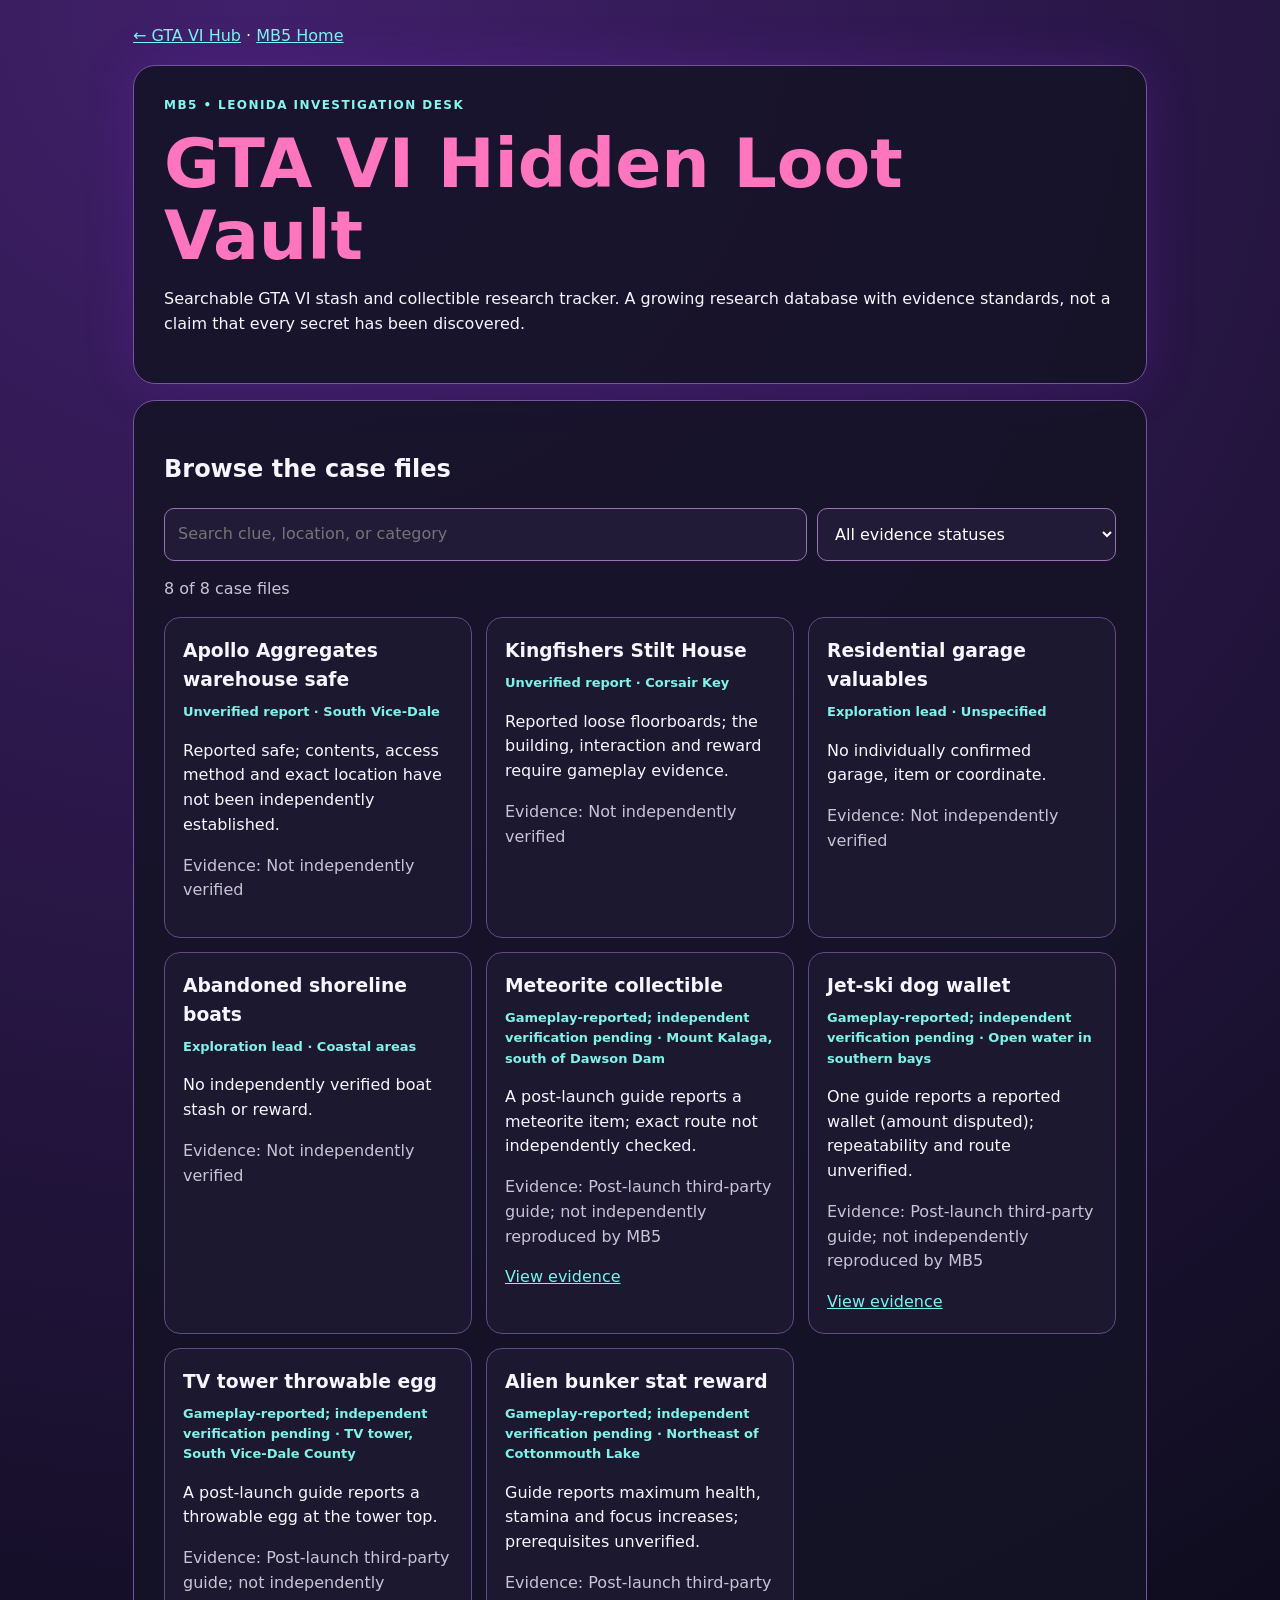
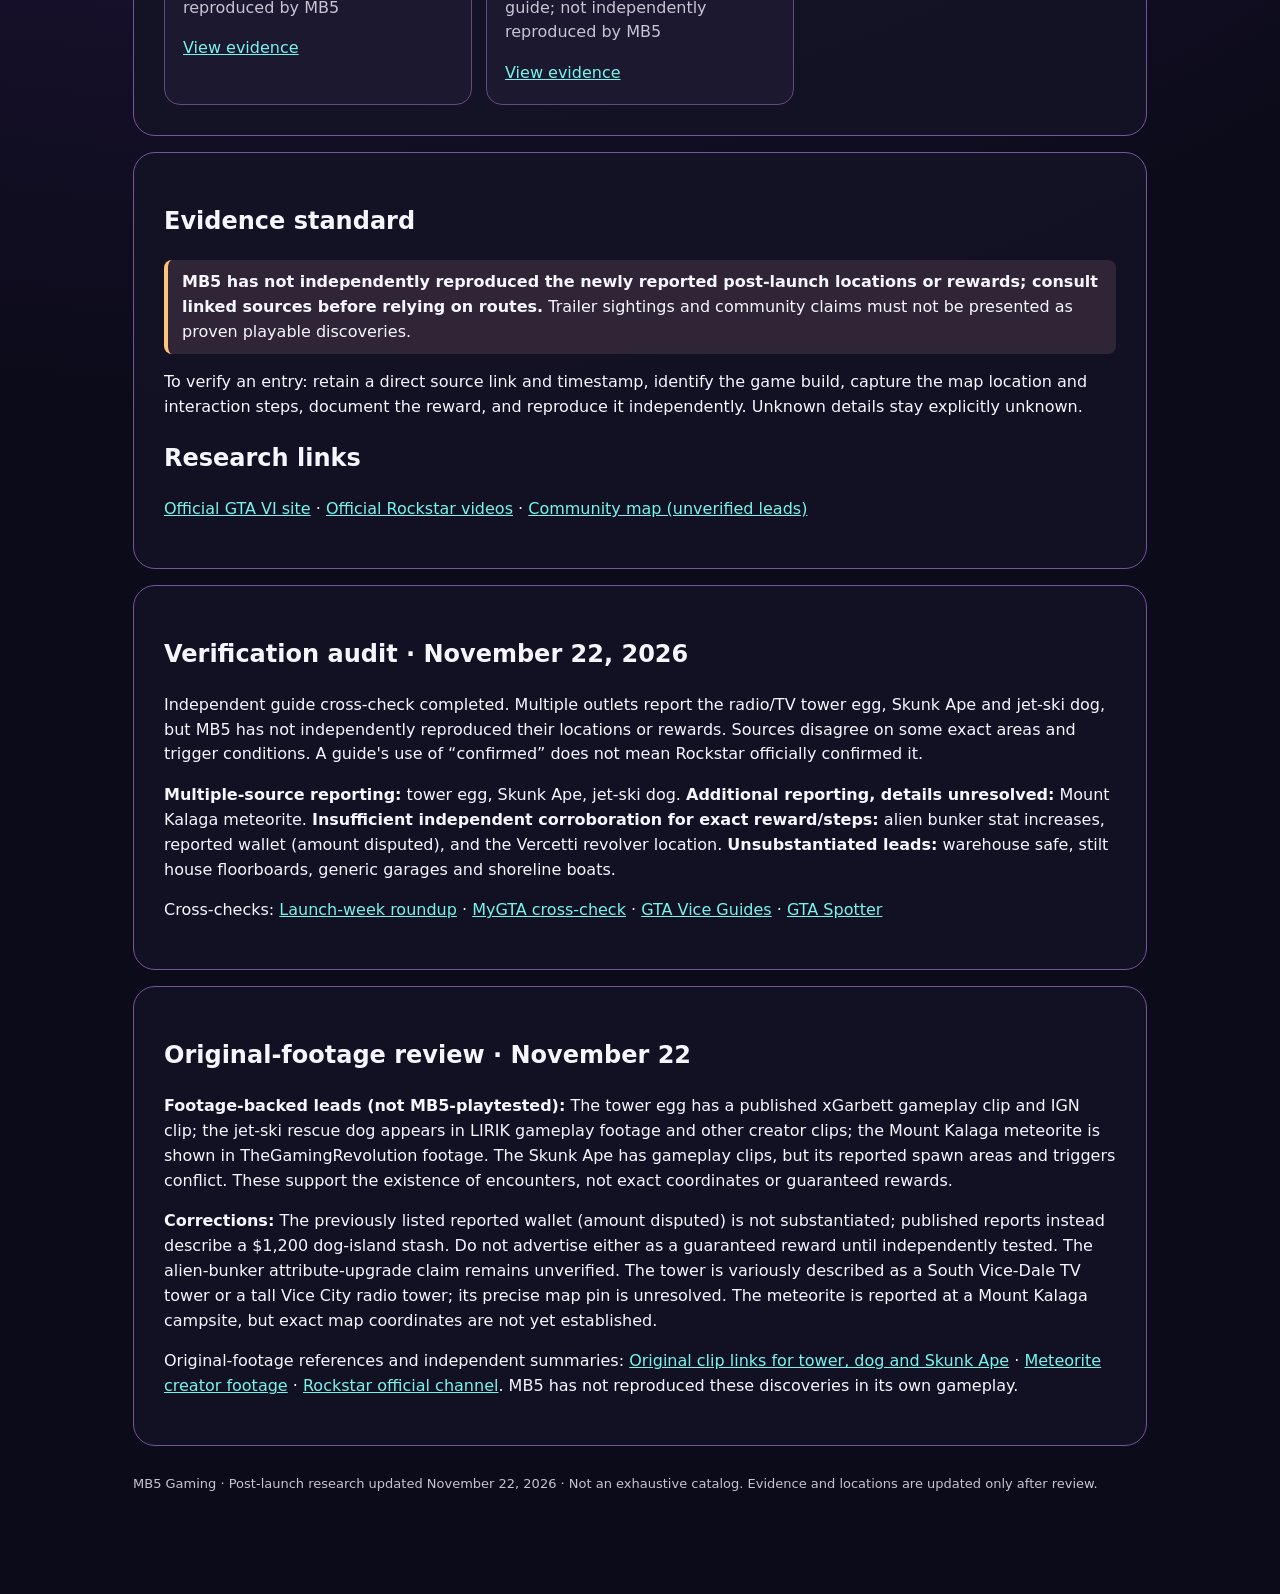
<file: public/gta6-loot.html>
<!doctype html><html lang="en"><head><meta charset="utf-8"><meta name="viewport" content="width=device-width,initial-scale=1"><meta name="description" content="Searchable GTA VI stash and collectible research tracker"><title>GTA VI Hidden Loot Vault | MB5 Gaming</title><style>:root{color-scheme:dark}*{box-sizing:border-box}body{margin:0;background:radial-gradient(circle at 20% 0%,#41206b,#0b0b19 60%);color:#f7f5ff;font:16px/1.55 system-ui,sans-serif}main{max-width:1050px;margin:auto;padding:24px 18px 100px}a{color:#77f4ed}h1{font-size:clamp(36px,8vw,68px);line-height:1.05;margin:14px 0;color:#ff76bf}header,.panel{border:1px solid #74559c;border-radius:22px;background:#141326dd;padding:clamp(18px,4vw,30px);margin:16px 0}header{box-shadow:0 0 48px #842cdd35}.tag{font-size:12px;letter-spacing:.12em;text-transform:uppercase;color:#85f6ed;font-weight:800}.controls{display:flex;gap:10px;flex-wrap:wrap;margin:15px 0}input,select{background:#211b37;border:1px solid #9675b1;border-radius:10px;padding:13px;color:white;font:inherit;max-width:100%}input{flex:1;min-width:220px}.grid{display:grid;grid-template-columns:repeat(auto-fit,minmax(min(100%,280px),1fr));gap:14px}.card{border:1px solid #624b83;background:#1b1830;border-radius:16px;padding:18px}.card h3{margin:0 0 8px}.meta{color:#80f2e8;font-size:13px;font-weight:700}.muted{color:#c9c3d3}.warning{border-left:4px solid #ffc47b;padding:10px 14px;background:#302536;border-radius:8px}footer{margin-top:28px;font-size:13px;color:#c8c2d1}a:focus-visible,input:focus-visible,select:focus-visible{outline:3px solid #85f6ed;outline-offset:2px}</style></head><body><main><nav><a href="/gta6-hub.html">← GTA VI Hub</a> · <a href="/">MB5 Home</a></nav><header><div class="tag">MB5 • Leonida investigation desk</div><h1>GTA VI Hidden Loot Vault</h1><p>Searchable GTA VI stash and collectible research tracker. A growing research database with evidence standards, not a claim that every secret has been discovered.</p></header><section class="panel"><h2>Browse the case files</h2><div class="controls"><input id="q" type="search" aria-label="Search cases" placeholder="Search clue, location, or category"><select id="filter" aria-label="Filter evidence status"><option value="">All evidence statuses</option><option value="Official">Official setting/story</option><option value="Trailer">Trailer observations</option><option value="Unverified">Unverified reports and theories</option><option value="Exploration">Exploration leads</option><option value="Community">Community theories</option></select></div><p id="count" class="muted" aria-live="polite"></p><div id="cases" class="grid"></div></section><section class="panel"><h2>Evidence standard</h2><p class="warning"><strong>MB5 has not independently reproduced the newly reported post-launch locations or rewards; consult linked sources before relying on routes.</strong> Trailer sightings and community claims must not be presented as proven playable discoveries.</p><p>To verify an entry: retain a direct source link and timestamp, identify the game build, capture the map location and interaction steps, document the reward, and reproduce it independently. Unknown details stay explicitly unknown.</p><h2>Research links</h2><p><a href="https://www.rockstargames.com/VI" target="_blank" rel="noopener noreferrer">Official GTA VI site</a> · <a href="https://www.youtube.com/@RockstarGames" target="_blank" rel="noopener noreferrer">Official Rockstar videos</a> · <a href="https://www.gtabase.com/gta-6/map/" target="_blank" rel="noopener noreferrer">Community map (unverified leads)</a></p></section><section class="panel"><h2>Verification audit · November 22, 2026</h2><p>Independent guide cross-check completed. Multiple outlets report the radio/TV tower egg, Skunk Ape and jet-ski dog, but MB5 has not independently reproduced their locations or rewards. Sources disagree on some exact areas and trigger conditions. A guide's use of “confirmed” does not mean Rockstar officially confirmed it.</p><p><strong>Multiple-source reporting:</strong> tower egg, Skunk Ape, jet-ski dog. <strong>Additional reporting, details unresolved:</strong> Mount Kalaga meteorite. <strong>Insufficient independent corroboration for exact reward/steps:</strong> alien bunker stat increases, reported wallet (amount disputed), and the Vercetti revolver location. <strong>Unsubstantiated leads:</strong> warehouse safe, stilt house floorboards, generic garages and shoreline boats.</p><p>Cross-checks: <a href="https://www.gamingchill.com/gta-6-easter-eggs-launch-week/" target="_blank" rel="noopener noreferrer">Launch-week roundup</a> · <a href="https://mygta.co/guides/gta-6-easter-eggs/" target="_blank" rel="noopener noreferrer">MyGTA cross-check</a> · <a href="https://gtaviceguides.com/guides/gta-6-easter-eggs/" target="_blank" rel="noopener noreferrer">GTA Vice Guides</a> · <a href="https://gtaspotter.com/en/guides/gta-6-easter-eggs/" target="_blank" rel="noopener noreferrer">GTA Spotter</a></p></section><section class="panel"><h2>Original-footage review · November 22</h2><p><strong>Footage-backed leads (not MB5-playtested):</strong> The tower egg has a published xGarbett gameplay clip and IGN clip; the jet-ski rescue dog appears in LIRIK gameplay footage and other creator clips; the Mount Kalaga meteorite is shown in TheGamingRevolution footage. The Skunk Ape has gameplay clips, but its reported spawn areas and triggers conflict. These support the existence of encounters, not exact coordinates or guaranteed rewards.</p><p><strong>Corrections:</strong> The previously listed reported wallet (amount disputed) is not substantiated; published reports instead describe a $1,200 dog-island stash. Do not advertise either as a guaranteed reward until independently tested. The alien-bunker attribute-upgrade claim remains unverified. The tower is variously described as a South Vice-Dale TV tower or a tall Vice City radio tower; its precise map pin is unresolved. The meteorite is reported at a Mount Kalaga campsite, but exact map coordinates are not yet established.</p><p>Original-footage references and independent summaries: <a href="https://en.gamerpapers.com/gta-6-hidden-details-players-found/" target="_blank" rel="noopener noreferrer">Original clip links for tower, dog and Skunk Ape</a> · <a href="https://6insider.com/found/pink-meteorite-campsite" target="_blank" rel="noopener noreferrer">Meteorite creator footage</a> · <a href="https://www.youtube.com/@RockstarGames" target="_blank" rel="noopener noreferrer">Rockstar official channel</a>. MB5 has not reproduced these discoveries in its own gameplay.</p></section><footer>MB5 Gaming · Post-launch research updated November 22, 2026 · Not an exhaustive catalog. Evidence and locations are updated only after review.</footer></main><script>const addedCases=[{"name":"Meteorite collectible","area":"Mount Kalaga, south of Dawson Dam","status":"Gameplay-reported; independent verification pending","note":"A post-launch guide reports a meteorite item; exact route not independently checked.","evidence":"Post-launch third-party guide; not independently reproduced by MB5","source":"https://gtaviceguides.com/guides/gta-6-easter-eggs/","coordinates":"","steps":""},{"name":"Jet-ski dog wallet","area":"Open water in southern bays","status":"Gameplay-reported; independent verification pending","note":"One guide reports a reported wallet (amount disputed); repeatability and route unverified.","evidence":"Post-launch third-party guide; not independently reproduced by MB5","source":"https://gtaviceguides.com/guides/gta-6-easter-eggs/","coordinates":"","steps":""},{"name":"TV tower throwable egg","area":"TV tower, South Vice-Dale County","status":"Gameplay-reported; independent verification pending","note":"A post-launch guide reports a throwable egg at the tower top.","evidence":"Post-launch third-party guide; not independently reproduced by MB5","source":"https://gtaviceguides.com/guides/gta-6-easter-eggs/","coordinates":"","steps":""},{"name":"Alien bunker stat reward","area":"Northeast of Cottonmouth Lake","status":"Gameplay-reported; independent verification pending","note":"Guide reports maximum health, stamina and focus increases; prerequisites unverified.","evidence":"Post-launch third-party guide; not independently reproduced by MB5","source":"https://gtaviceguides.com/guides/gta-6-easter-eggs/","coordinates":"","steps":""}];const cases=[{"name":"Apollo Aggregates warehouse safe","area":"South Vice-Dale","status":"Unverified report","note":"Reported safe; contents, access method and exact location have not been independently established.","evidence":"Not independently verified","source":"","coordinates":"","steps":""},{"name":"Kingfishers Stilt House","area":"Corsair Key","status":"Unverified report","note":"Reported loose floorboards; the building, interaction and reward require gameplay evidence.","evidence":"Not independently verified","source":"","coordinates":"","steps":""},{"name":"Residential garage valuables","area":"Unspecified","status":"Exploration lead","note":"No individually confirmed garage, item or coordinate.","evidence":"Not independently verified","source":"","coordinates":"","steps":""},{"name":"Abandoned shoreline boats","area":"Coastal areas","status":"Exploration lead","note":"No independently verified boat stash or reward.","evidence":"Not independently verified","source":"","coordinates":"","steps":""}];cases.push(...addedCases);const q=document.getElementById("q"),f=document.getElementById("filter"),out=document.getElementById("cases"),count=document.getElementById("count");function node(tag,txt,cls){const el=document.createElement(tag);el.textContent=txt;if(cls)el.className=cls;return el}function render(){const term=q.value.trim().toLowerCase(),status=f.value;const filtered=cases.filter(c=>(!status||c.status.toLowerCase().includes(status.toLowerCase()))&&Object.values(c).join(" ").toLowerCase().includes(term));out.replaceChildren();count.textContent=filtered.length+" of "+cases.length+" case files";for(const c of filtered){const card=node("article","","card");card.append(node("h3",c.name),node("div",c.status+" · "+c.area,"meta"),node("p",c.note),node("p","Evidence: "+c.evidence,"muted"));if(c.coordinates)card.append(node("p","Map: "+c.coordinates));if(c.steps)card.append(node("p","Steps: "+c.steps));if(c.source){const a=document.createElement("a");a.href=c.source;a.textContent="View evidence";a.rel="noopener noreferrer";a.target="_blank";card.append(a)}out.append(card)}if(!filtered.length)out.append(node("p","No matching case files."))}q.addEventListener("input",render);f.addEventListener("change",render);render();</script></body></html>
</file>
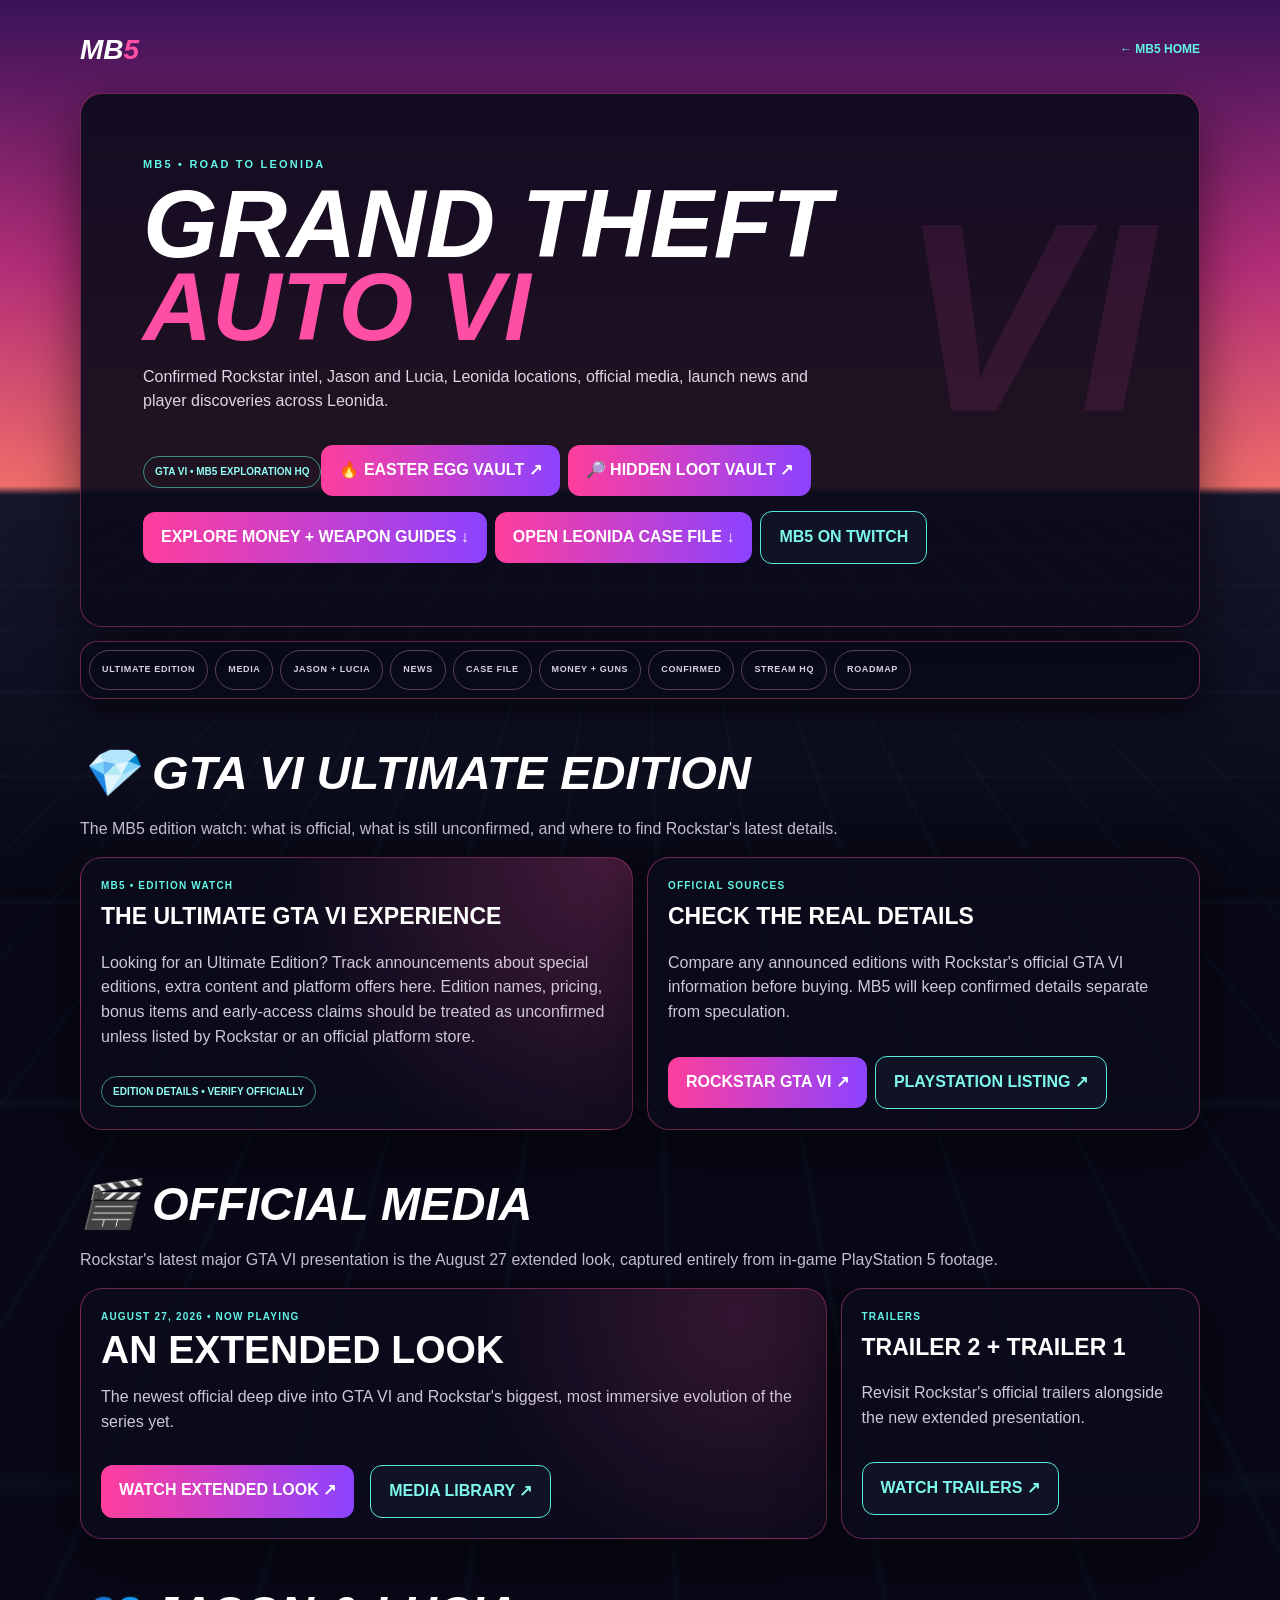
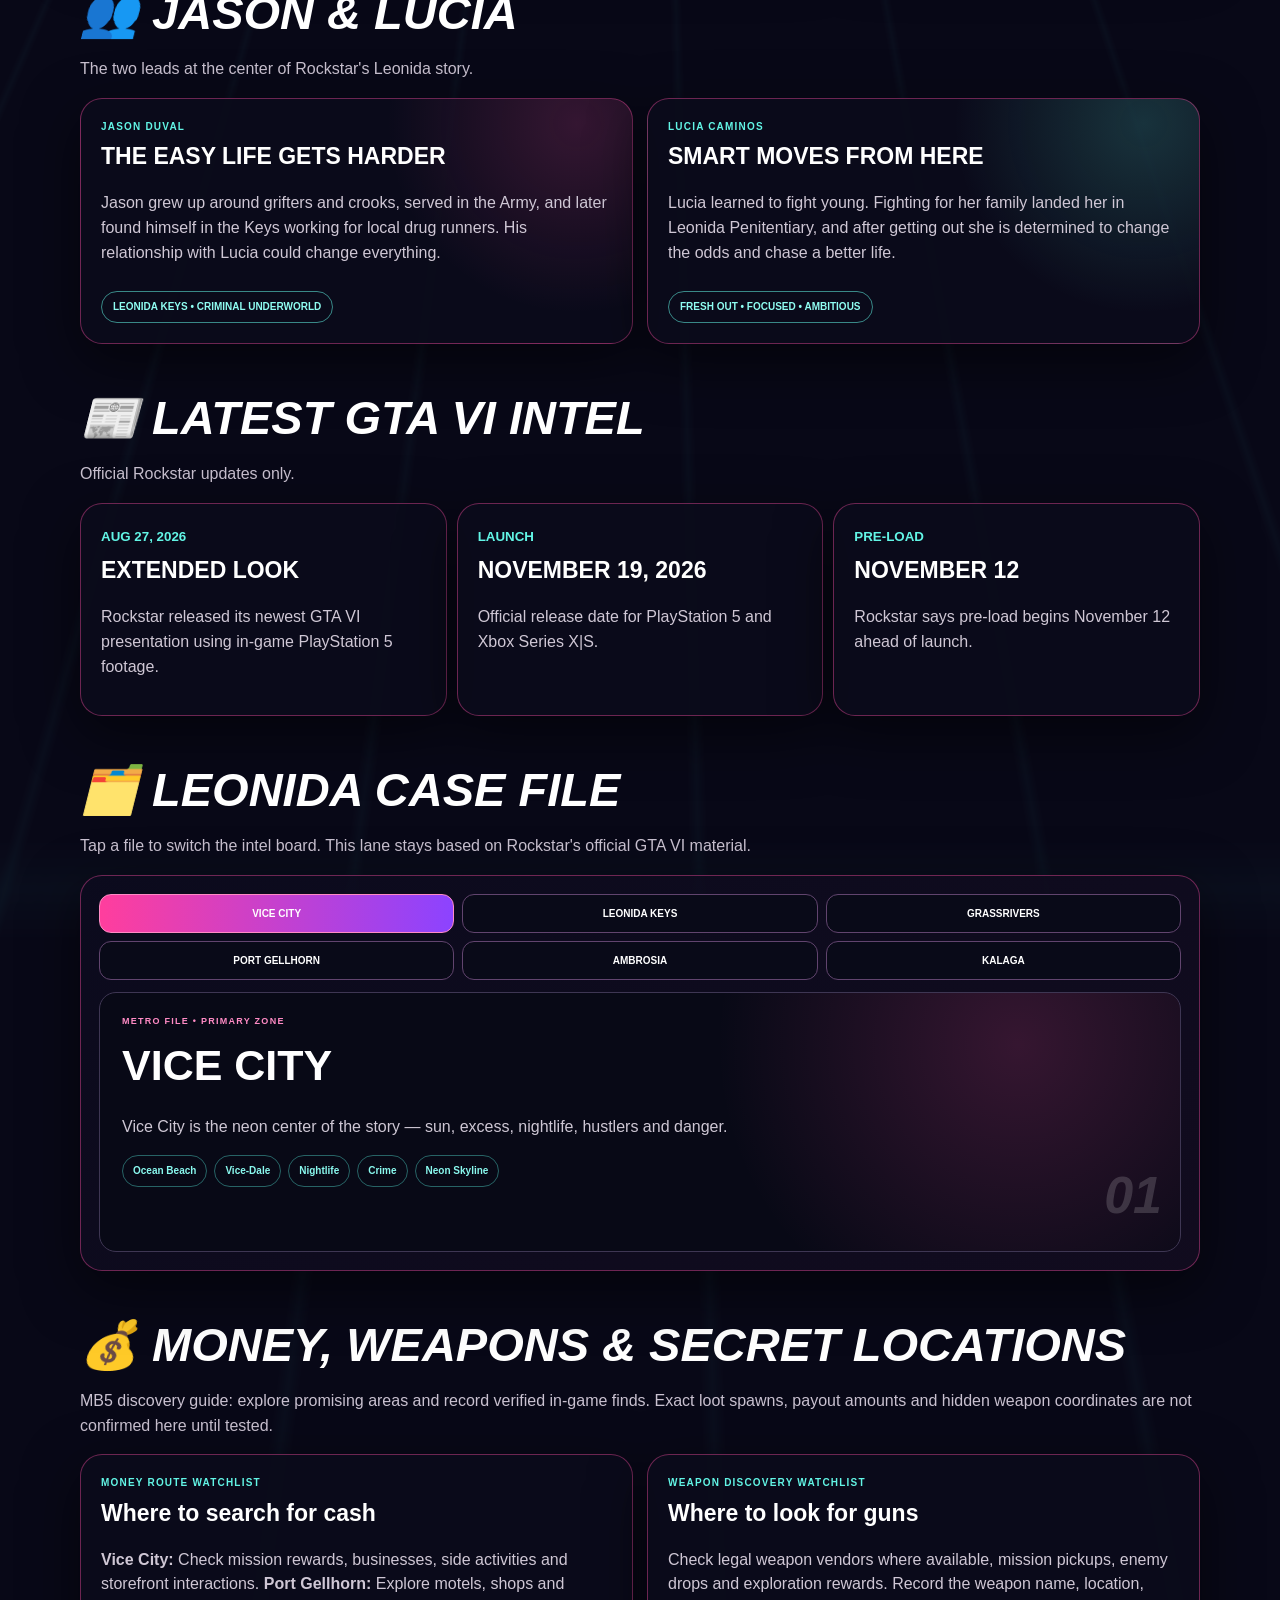
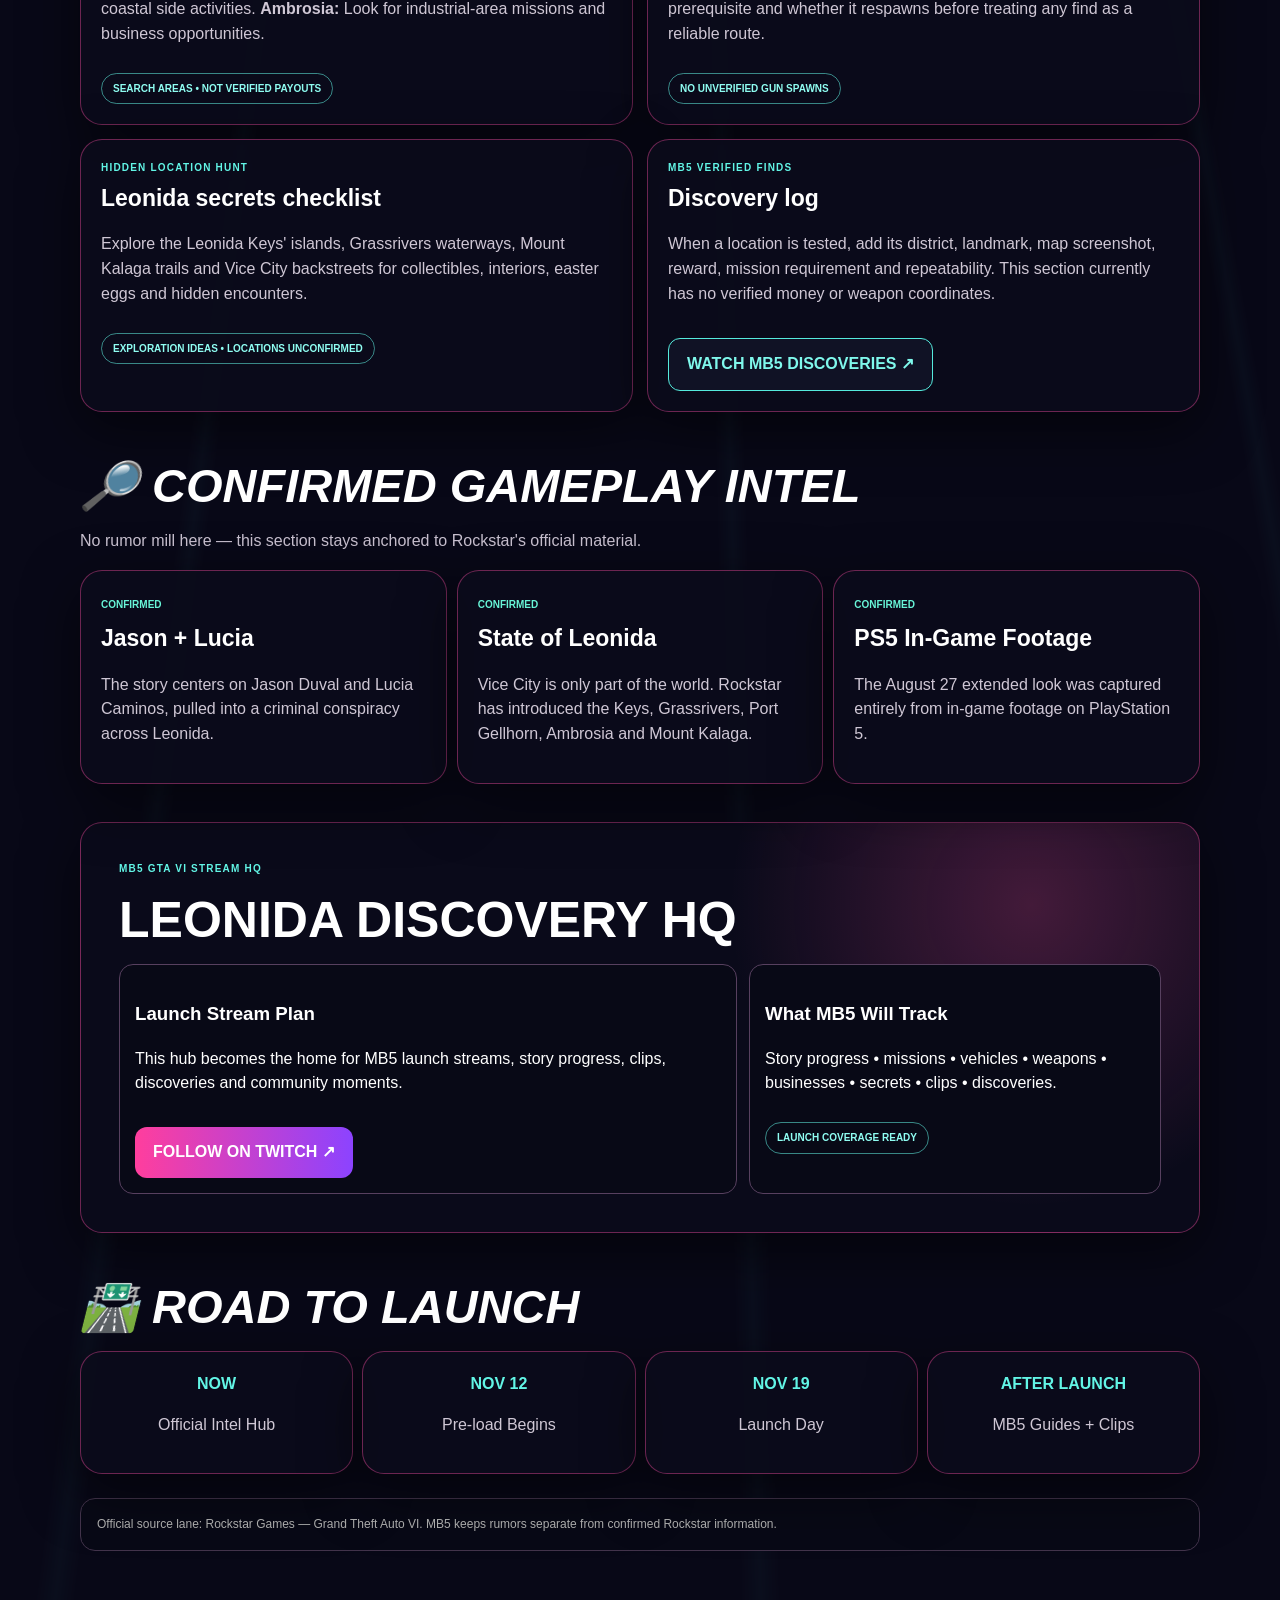
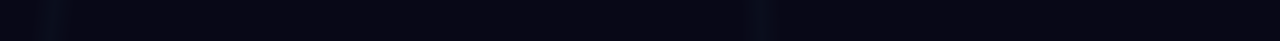
<file: public/gta6.html>
<!doctype html>
<html lang="en">
<head>
  <meta charset="utf-8">
  <meta name="viewport" content="width=device-width,initial-scale=1,viewport-fit=cover">
  <title>GTA VI Hub | MB5 Gaming</title>
  <meta name="description" content="The MB5 GTA VI hub has moved to the current Road to Leonida command center.">
  <meta name="robots" content="noindex,follow">
  <meta name="theme-color" content="#120a22">
  <link rel="canonical" href="https://markbeen5.com/gta6-hub.html">
  <meta http-equiv="refresh" content="0;url=gta6-hub.html">
  <script>window.location.replace('gta6-hub.html');</script>
  <style>body{margin:0;min-height:100vh;display:grid;place-items:center;background:#080817;color:#fff;font-family:Arial,Helvetica,sans-serif;text-align:center;padding:24px}a{color:#62f5e6;font-weight:900}</style>
</head>
<body>
  <main><h1>GTA VI HUB MOVED</h1><p>Taking you to the current MB5 Road to Leonida hub.</p><p><a href="gta6-hub.html">ENTER GTA VI HUB →</a></p></main>
</body>
</html>
</file>
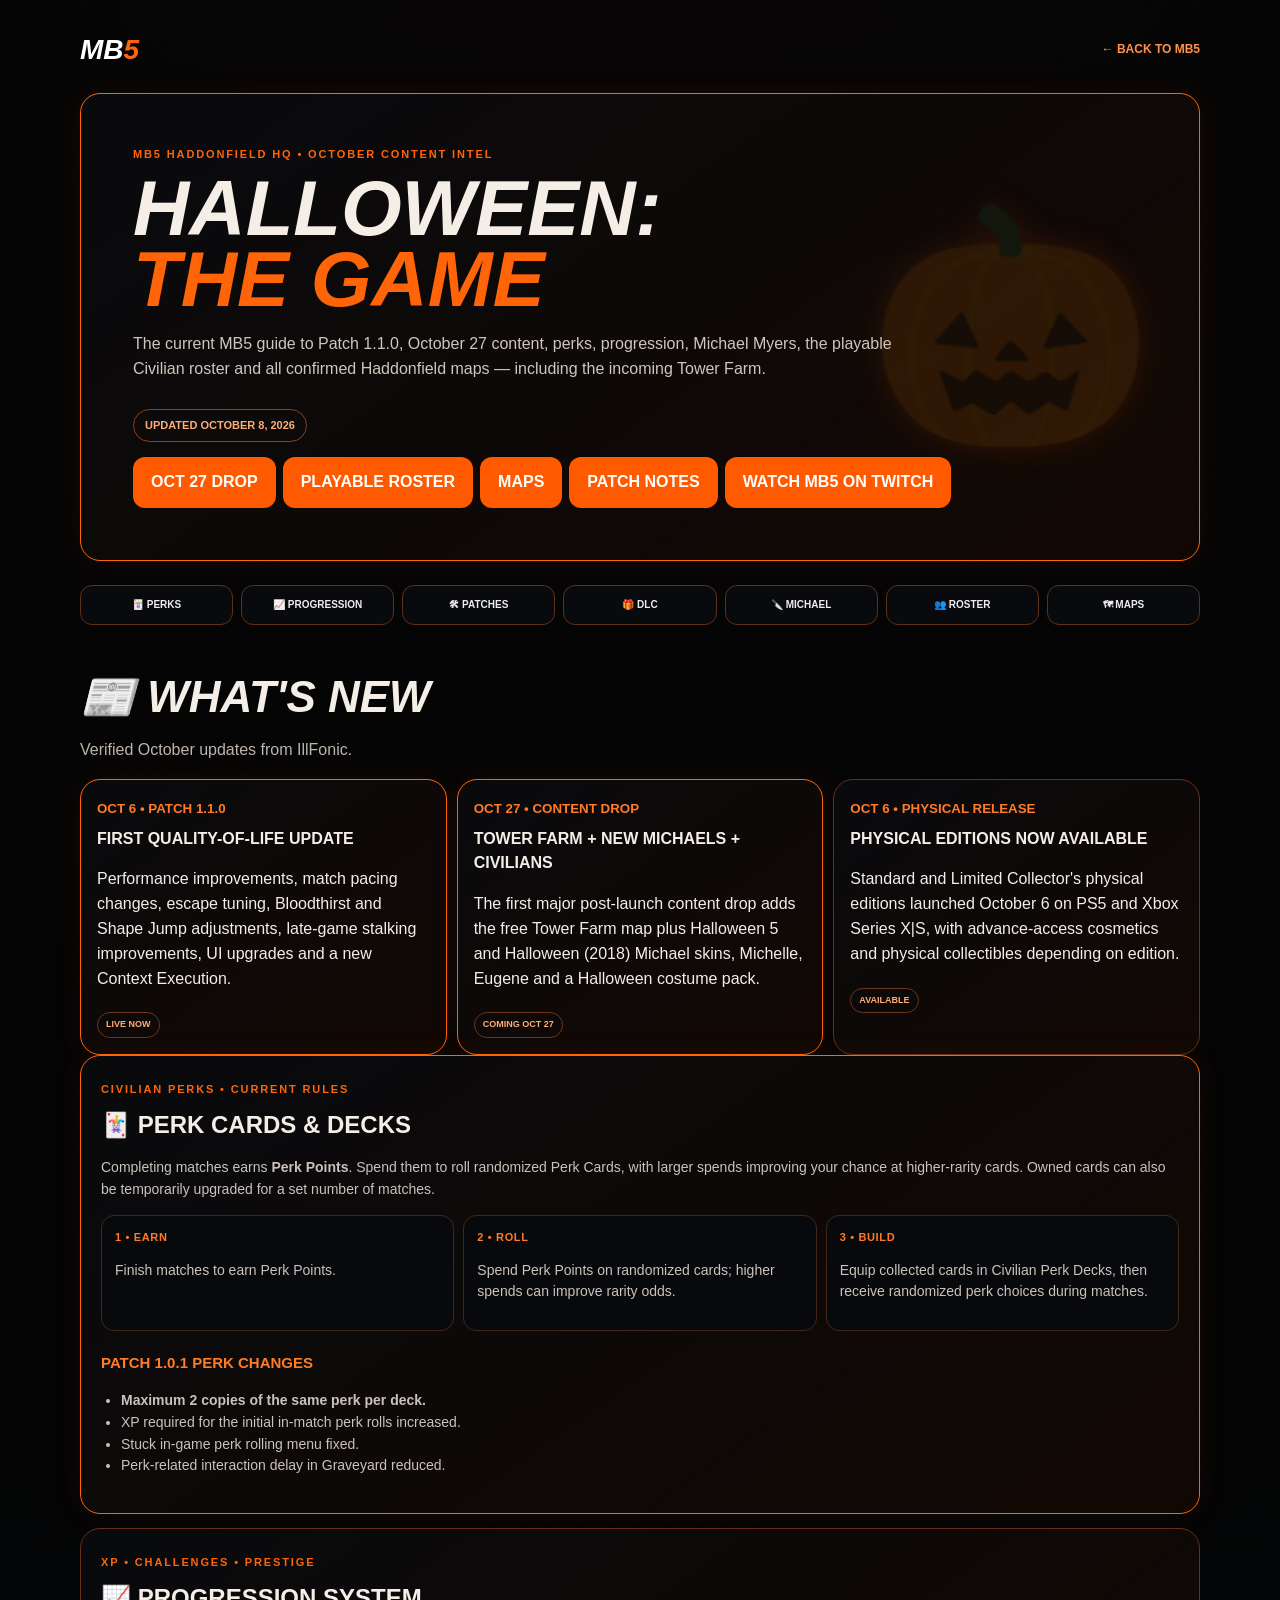
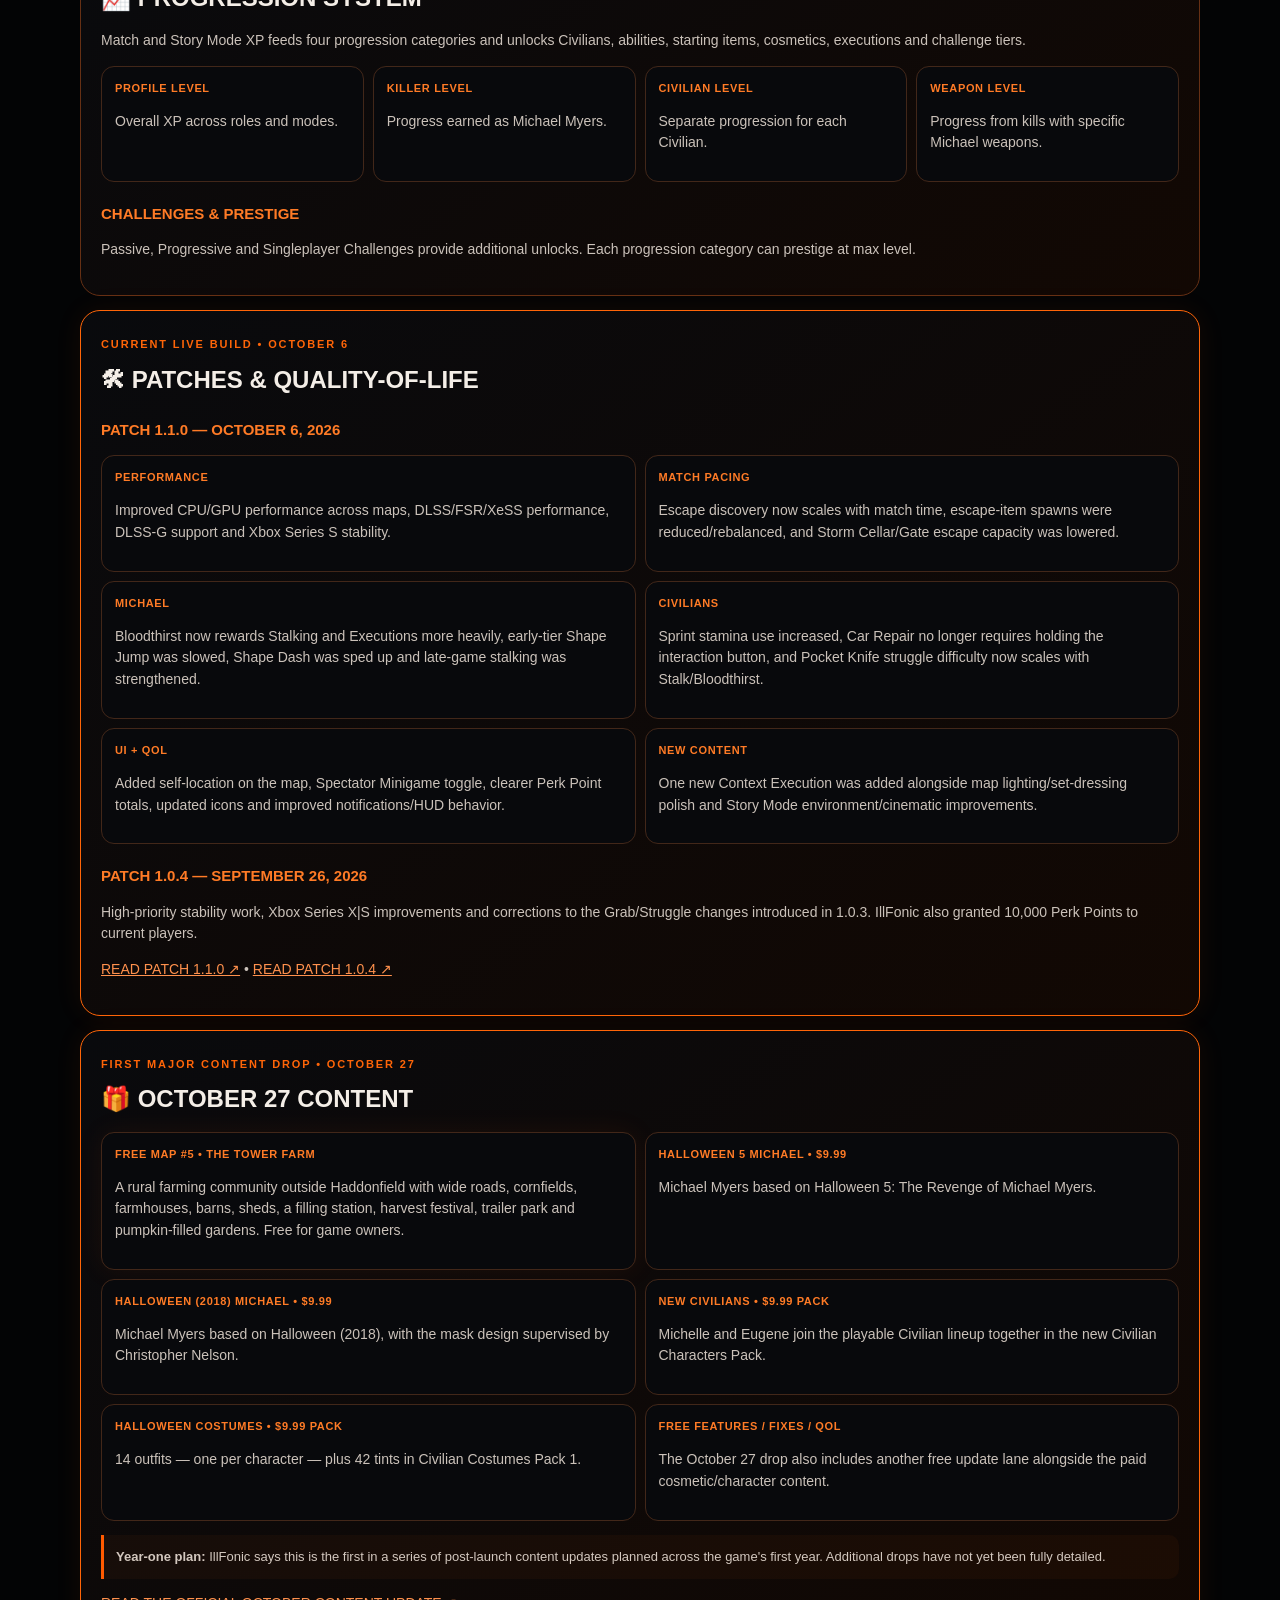
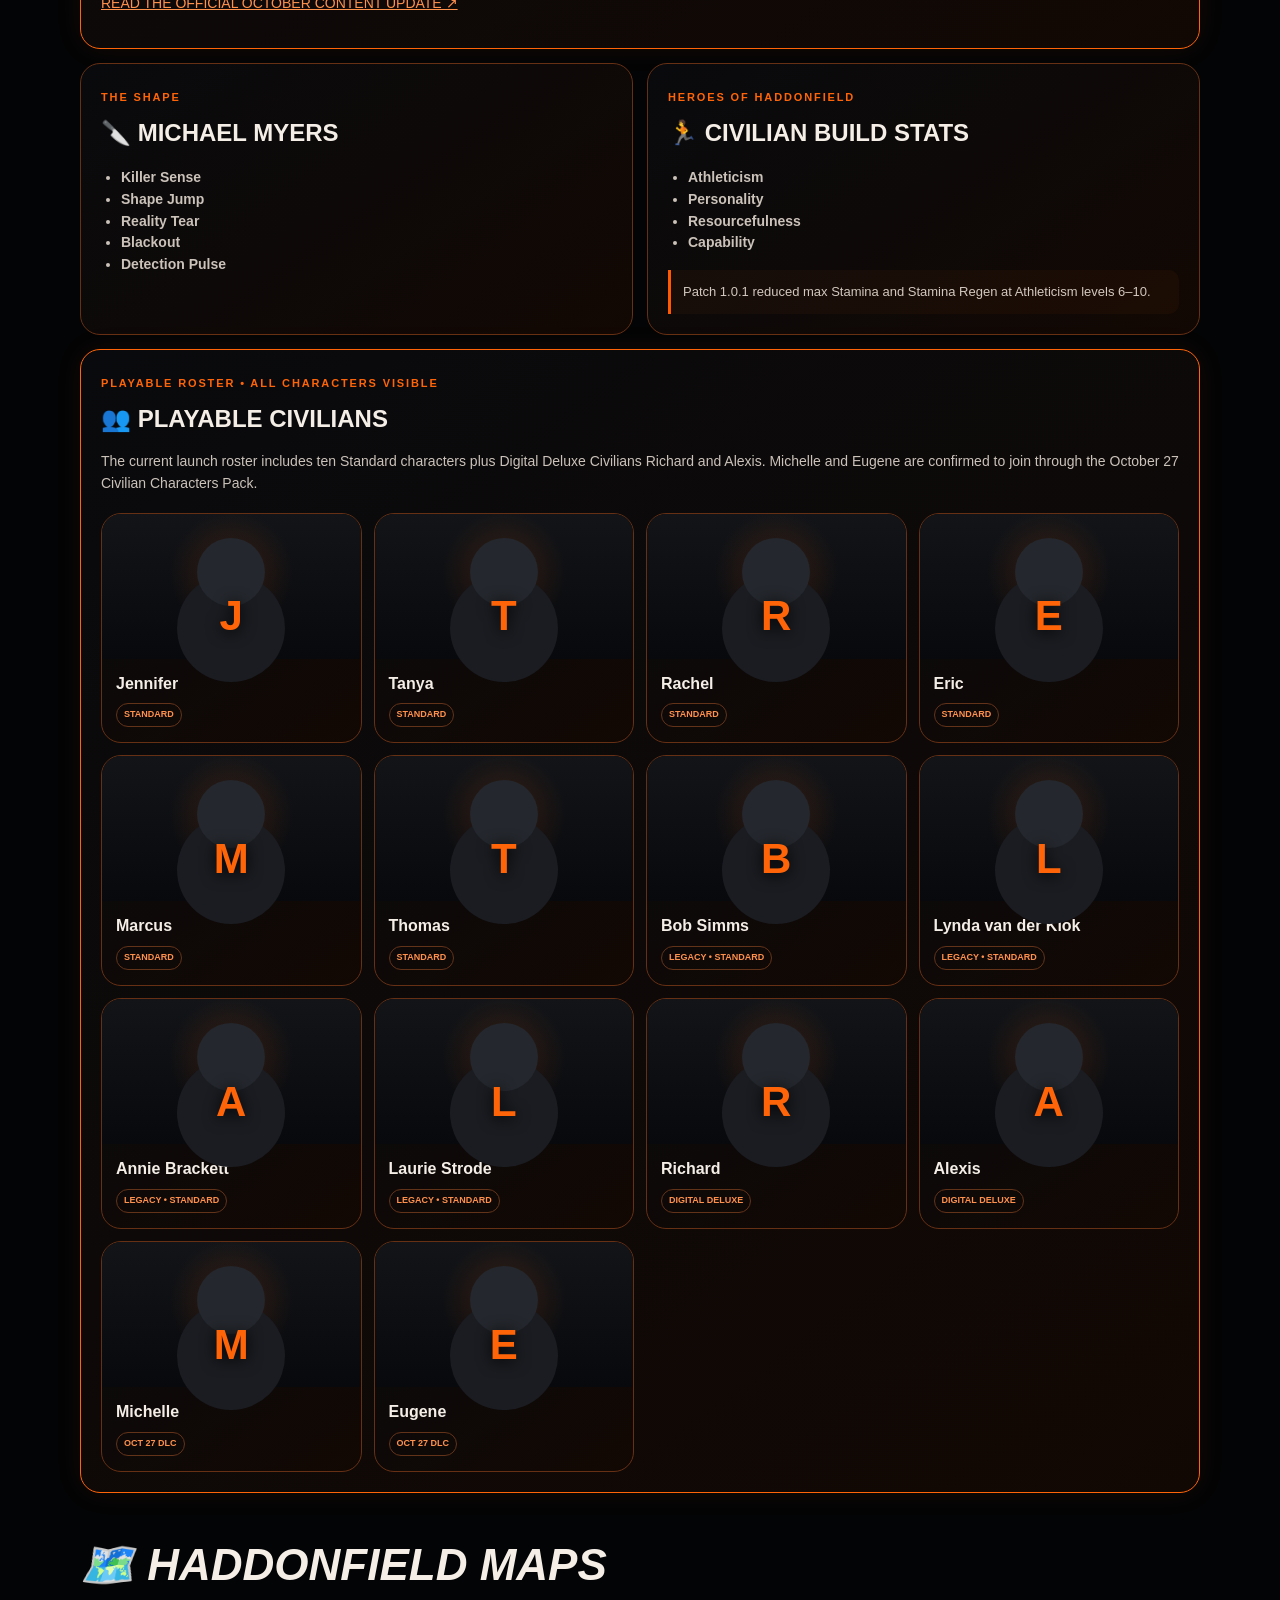
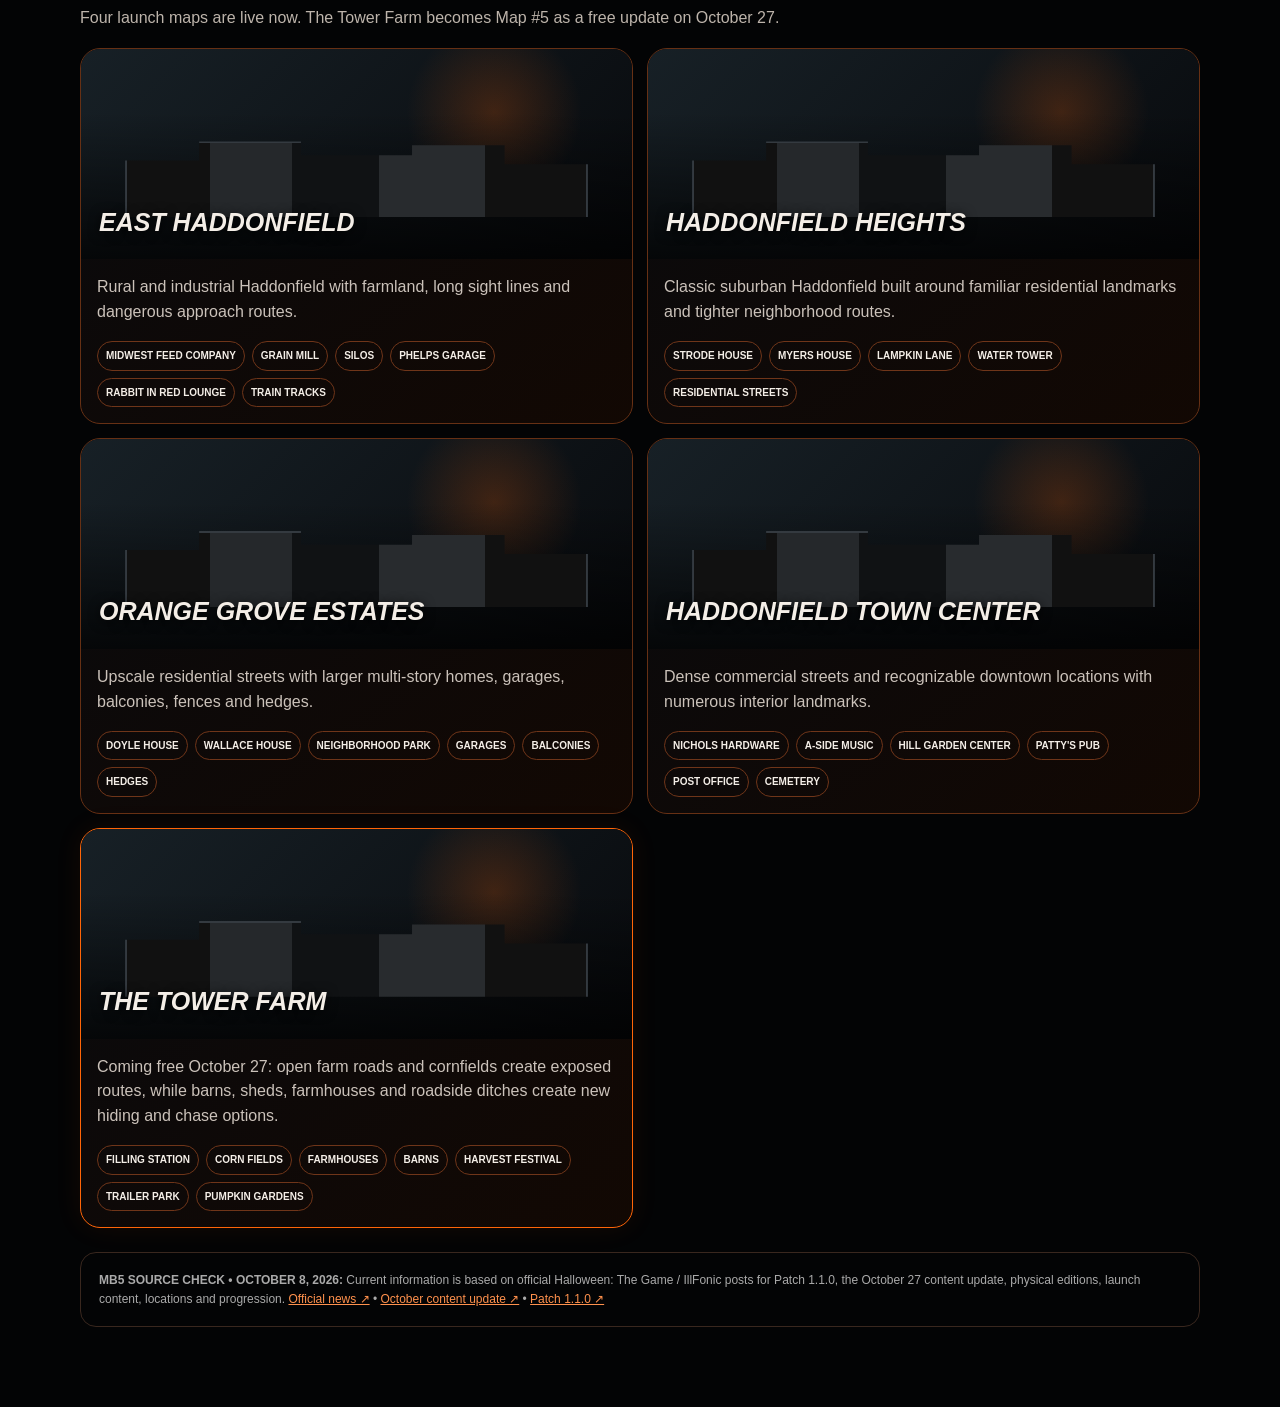
<file: public/halloween-guide.html>
<!doctype html>
<html lang="en">
<head>
<meta charset="utf-8">
<meta name="viewport" content="width=device-width,initial-scale=1,viewport-fit=cover">
<title>Halloween: The Game Hub | MB5 Gaming</title>
<meta name="description" content="MB5 Halloween: The Game hub with Patch 1.1.0, the October 27 content drop, Tower Farm, new Michael Myers skins, new Civilians, progression, roster and maps. Updated October 8, 2026.">
<style>
*{box-sizing:border-box}html{scroll-behavior:smooth;background:#030405}body{margin:0;background:radial-gradient(circle at 50% -10%,#2a0d0222,transparent 34%),#030405;color:#f4eee7;font-family:Arial,Helvetica,sans-serif;line-height:1.55;overflow-x:hidden;-webkit-font-smoothing:antialiased}section,nav{scroll-margin-top:18px}a{color:#ff914d}.fog{position:fixed;inset:-8%;pointer-events:none;z-index:-2;opacity:.3;background:radial-gradient(ellipse at 15% 25%,#72777c24 0,transparent 38%),radial-gradient(ellipse at 85% 62%,#ff5a0017 0,transparent 34%);animation:fog 15s ease-in-out infinite alternate}@keyframes fog{from{transform:translateX(-1.5%)}to{transform:translateX(1.5%) scale(1.04)}}.wrap{width:min(1120px,calc(100% - 28px));margin:auto;padding:28px 0 80px}.top{display:flex;justify-content:space-between;align-items:center;gap:15px;margin-bottom:22px}.brand{font-size:28px;font-weight:900;font-style:italic;color:#fff;text-decoration:none}.brand span,.orange{color:#ff6508}.back{color:#ff914d;text-decoration:none;font-weight:900;font-size:12px}.hero,.card,.news-item,.character,.map-card{border:1px solid #663014;background:linear-gradient(145deg,#090a0d,#120803);border-radius:20px}.hero{position:relative;overflow:hidden;padding:clamp(22px,5vw,52px);box-shadow:0 20px 60px #0009}.hero:after{content:"🎃";position:absolute;right:4%;top:50%;transform:translateY(-50%);font-size:clamp(100px,20vw,230px);opacity:.13;filter:drop-shadow(0 0 18px #ff5a00)}.hero>*{position:relative;z-index:1}.kicker,.section-badge{color:#ff6508;font-size:11px;font-weight:900;letter-spacing:.17em}.hero h1{font-size:clamp(38px,8vw,78px);line-height:.9;margin:10px 0 18px;font-style:italic}.hero p{max-width:780px;color:#cfc6bd}.updated{display:inline-block;margin-top:12px;border:1px solid #8d401a;border-radius:999px;padding:7px 11px;color:#ffad77;font-size:11px;font-weight:900}.cta{display:inline-block;background:#ff5a00;color:#fff;text-decoration:none;font-weight:900;padding:13px 18px;border-radius:12px;margin:15px 7px 0 0}.section-title{margin:38px 0 7px;font-size:clamp(28px,5vw,44px);font-style:italic}.section-note{margin:0 0 16px;color:#bdb4ab}.intel-nav{display:grid;grid-template-columns:repeat(7,1fr);gap:8px;margin:24px 0}.intel-nav a{border:1px solid #603016;background:#090a0d;color:#eee;text-decoration:none;text-align:center;border-radius:12px;padding:11px 7px;font-size:10px;font-weight:900}.grid{display:grid;grid-template-columns:repeat(2,minmax(0,1fr));gap:14px}.card{padding:20px;overflow:hidden}.wide{grid-column:1/-1}.card h2{margin:5px 0 12px;font-size:24px}.card h3{color:#ff7b26;margin:20px 0 7px;font-size:15px}.card p,.card li{color:#cbc2ba;font-size:14px}.card ul{padding-left:20px}.news-grid{display:grid;grid-template-columns:repeat(3,1fr);gap:10px}.news-item{padding:16px}.news-item small{color:#ff7b26;font-weight:900}.news-item b{display:block;margin:6px 0}.status{display:inline-block;border:1px solid #6b341b;border-radius:999px;padding:5px 8px;font-size:9px;font-weight:900;color:#ffad77;margin-top:5px}.hot{border-color:#ff6508;box-shadow:0 0 28px #ff5a0013}.perk-flow,.progress-flow,.patch-grid,.dlc-grid{display:grid;gap:9px;margin-top:14px}.perk-flow{grid-template-columns:repeat(3,1fr)}.progress-flow{grid-template-columns:repeat(4,1fr)}.patch-grid,.dlc-grid{grid-template-columns:repeat(2,1fr)}.flow-step,.patch-item,.dlc-item{border:1px solid #422719;background:#08090c;border-radius:13px;padding:13px}.flow-step strong,.patch-item strong,.dlc-item strong{display:block;color:#ff7b26;font-size:11px;letter-spacing:.06em;margin-bottom:5px}.progress-note{margin-top:14px;padding:12px;border-left:3px solid #ff5a00;background:#ff5a000b;border-radius:0 10px 10px 0;color:#d3c8bf;font-size:13px}.character-grid{display:grid;grid-template-columns:repeat(4,minmax(0,1fr));gap:12px;margin-top:18px}.character{padding:0;overflow:hidden;min-height:220px;position:relative}.portrait{height:145px;display:flex;align-items:flex-end;justify-content:center;background:radial-gradient(circle at 50% 40%,#ff65082a,transparent 40%),linear-gradient(180deg,#121418,#08090c);position:relative}.portrait:before{content:"";width:68px;height:68px;border-radius:50%;background:#24272d;position:absolute;top:24px;box-shadow:0 56px 0 20px #1a1c21}.portrait span{position:absolute;bottom:10px;font-size:42px;font-weight:900;color:#ff6508;z-index:1;text-shadow:0 2px 15px #000}.char-info{padding:13px 14px 15px}.char-info b{display:block;font-size:16px}.char-badge{display:inline-block;margin-top:7px;border:1px solid #633319;border-radius:999px;padding:4px 7px;color:#ff914d;font-size:9px;font-weight:900}.map-grid{display:grid;grid-template-columns:repeat(2,minmax(0,1fr));gap:14px;margin-top:18px}.map-card{overflow:hidden}.map-visual{height:210px;position:relative;display:flex;align-items:flex-end;padding:18px;background:linear-gradient(180deg,transparent 30%,#000b),radial-gradient(circle at 75% 30%,#ff650835,transparent 20%),linear-gradient(135deg,#172026,#080a0d)}.map-visual:before{content:"";position:absolute;left:8%;right:8%;bottom:42px;height:74px;border:2px solid #343a40;border-bottom:0;background:linear-gradient(90deg,#111 0 18%,#25282b 18% 36%,#101214 36% 55%,#282b2e 55% 78%,#111 78%);clip-path:polygon(0 25%,16% 25%,16% 0,38% 0,38% 18%,62% 18%,62% 5%,82% 5%,82% 30%,100% 30%,100% 100%,0 100%)}.map-visual h3{margin:0;position:relative;z-index:1;font-size:25px;font-style:italic;text-shadow:0 2px 12px #000}.map-body{padding:16px}.map-body p{margin-top:0;color:#cbc2ba}.landmarks{display:flex;flex-wrap:wrap;gap:7px}.landmarks span{border:1px solid #6f3519;border-radius:999px;padding:6px 8px;font-size:10px;font-weight:900}.source{margin-top:24px;padding:18px;border:1px solid #39271e;border-radius:16px;color:#aaa;font-size:12px}.source a{color:#ff914d}@media(max-width:900px){.intel-nav{grid-template-columns:repeat(3,1fr)}.character-grid{grid-template-columns:repeat(3,1fr)}}@media(max-width:720px){.news-grid,.grid,.perk-flow,.progress-flow,.patch-grid,.dlc-grid,.map-grid{grid-template-columns:1fr}.wide{grid-column:auto}.character-grid{grid-template-columns:repeat(2,1fr)}}@media(max-width:430px){.wrap{width:calc(100% - 20px)}.hero{padding:22px 16px}.character-grid{grid-template-columns:1fr}.intel-nav{grid-template-columns:repeat(2,1fr)}.brand{font-size:25px}.back{font-size:10px}}
</style>
</head>
<body><div class="fog"></div><main class="wrap">
<div class="top"><a class="brand" href="/">MB<span>5</span></a><a class="back" href="/">← BACK TO MB5</a></div>
<section class="hero hot"><div class="kicker">MB5 HADDONFIELD HQ • OCTOBER CONTENT INTEL</div><h1>HALLOWEEN:<br><span class="orange">THE GAME</span></h1><p>The current MB5 guide to Patch 1.1.0, October 27 content, perks, progression, Michael Myers, the playable Civilian roster and all confirmed Haddonfield maps — including the incoming Tower Farm.</p><span class="updated">UPDATED OCTOBER 8, 2026</span><br><a class="cta" href="#oct27">OCT 27 DROP</a><a class="cta" href="#roster">PLAYABLE ROSTER</a><a class="cta" href="#maps">MAPS</a><a class="cta" href="#patches">PATCH NOTES</a><a class="cta" href="https://www.twitch.tv/markbeen5" target="_blank" rel="noopener">WATCH MB5 ON TWITCH</a></section>
<nav class="intel-nav"><a href="#perks">🃏 PERKS</a><a href="#progression">📈 PROGRESSION</a><a href="#patches">🛠 PATCHES</a><a href="#dlc">🎁 DLC</a><a href="#michael">🔪 MICHAEL</a><a href="#roster">👥 ROSTER</a><a href="#maps">🗺 MAPS</a></nav>
<h2 class="section-title">📰 WHAT'S NEW</h2><p class="section-note">Verified October updates from IllFonic.</p>
<section class="news-grid">
<article class="news-item hot"><small>OCT 6 • PATCH 1.1.0</small><b>FIRST QUALITY-OF-LIFE UPDATE</b><p>Performance improvements, match pacing changes, escape tuning, Bloodthirst and Shape Jump adjustments, late-game stalking improvements, UI upgrades and a new Context Execution.</p><span class="status">LIVE NOW</span></article>
<article class="news-item hot"><small>OCT 27 • CONTENT DROP</small><b>TOWER FARM + NEW MICHAELS + CIVILIANS</b><p>The first major post-launch content drop adds the free Tower Farm map plus Halloween 5 and Halloween (2018) Michael skins, Michelle, Eugene and a Halloween costume pack.</p><span class="status">COMING OCT 27</span></article>
<article class="news-item"><small>OCT 6 • PHYSICAL RELEASE</small><b>PHYSICAL EDITIONS NOW AVAILABLE</b><p>Standard and Limited Collector's physical editions launched October 6 on PS5 and Xbox Series X|S, with advance-access cosmetics and physical collectibles depending on edition.</p><span class="status">AVAILABLE</span></article>
</section>
<div class="grid">
<section id="perks" class="card wide hot"><span class="section-badge">CIVILIAN PERKS • CURRENT RULES</span><h2>🃏 PERK CARDS & DECKS</h2><p>Completing matches earns <strong>Perk Points</strong>. Spend them to roll randomized Perk Cards, with larger spends improving your chance at higher-rarity cards. Owned cards can also be temporarily upgraded for a set number of matches.</p><div class="perk-flow"><div class="flow-step"><strong>1 • EARN</strong><p>Finish matches to earn Perk Points.</p></div><div class="flow-step"><strong>2 • ROLL</strong><p>Spend Perk Points on randomized cards; higher spends can improve rarity odds.</p></div><div class="flow-step"><strong>3 • BUILD</strong><p>Equip collected cards in Civilian Perk Decks, then receive randomized perk choices during matches.</p></div></div><h3>PATCH 1.0.1 PERK CHANGES</h3><ul><li><strong>Maximum 2 copies of the same perk per deck.</strong></li><li>XP required for the initial in-match perk rolls increased.</li><li>Stuck in-game perk rolling menu fixed.</li><li>Perk-related interaction delay in Graveyard reduced.</li></ul></section>
<section id="progression" class="card wide"><span class="section-badge">XP • CHALLENGES • PRESTIGE</span><h2>📈 PROGRESSION SYSTEM</h2><p>Match and Story Mode XP feeds four progression categories and unlocks Civilians, abilities, starting items, cosmetics, executions and challenge tiers.</p><div class="progress-flow"><div class="flow-step"><strong>PROFILE LEVEL</strong><p>Overall XP across roles and modes.</p></div><div class="flow-step"><strong>KILLER LEVEL</strong><p>Progress earned as Michael Myers.</p></div><div class="flow-step"><strong>CIVILIAN LEVEL</strong><p>Separate progression for each Civilian.</p></div><div class="flow-step"><strong>WEAPON LEVEL</strong><p>Progress from kills with specific Michael weapons.</p></div></div><h3>CHALLENGES & PRESTIGE</h3><p>Passive, Progressive and Singleplayer Challenges provide additional unlocks. Each progression category can prestige at max level.</p></section>
<section id="patches" class="card wide hot"><span class="section-badge">CURRENT LIVE BUILD • OCTOBER 6</span><h2>🛠 PATCHES & QUALITY-OF-LIFE</h2><h3>PATCH 1.1.0 — OCTOBER 6, 2026</h3><div class="patch-grid">
<div class="patch-item"><strong>PERFORMANCE</strong><p>Improved CPU/GPU performance across maps, DLSS/FSR/XeSS performance, DLSS-G support and Xbox Series S stability.</p></div>
<div class="patch-item"><strong>MATCH PACING</strong><p>Escape discovery now scales with match time, escape-item spawns were reduced/rebalanced, and Storm Cellar/Gate escape capacity was lowered.</p></div>
<div class="patch-item"><strong>MICHAEL</strong><p>Bloodthirst now rewards Stalking and Executions more heavily, early-tier Shape Jump was slowed, Shape Dash was sped up and late-game stalking was strengthened.</p></div>
<div class="patch-item"><strong>CIVILIANS</strong><p>Sprint stamina use increased, Car Repair no longer requires holding the interaction button, and Pocket Knife struggle difficulty now scales with Stalk/Bloodthirst.</p></div>
<div class="patch-item"><strong>UI + QOL</strong><p>Added self-location on the map, Spectator Minigame toggle, clearer Perk Point totals, updated icons and improved notifications/HUD behavior.</p></div>
<div class="patch-item"><strong>NEW CONTENT</strong><p>One new Context Execution was added alongside map lighting/set-dressing polish and Story Mode environment/cinematic improvements.</p></div>
</div><h3>PATCH 1.0.4 — SEPTEMBER 26, 2026</h3><p>High-priority stability work, Xbox Series X|S improvements and corrections to the Grab/Struggle changes introduced in 1.0.3. IllFonic also granted 10,000 Perk Points to current players.</p><p><a href="https://halloweengame.com/news/patch-notes-1-1-0/" target="_blank" rel="noopener">READ PATCH 1.1.0 ↗</a> • <a href="https://halloweengame.com/news/patch-notes-1-0-4/" target="_blank" rel="noopener">READ PATCH 1.0.4 ↗</a></p></section>
<section id="dlc" class="card wide hot"><span id="oct27" class="section-badge">FIRST MAJOR CONTENT DROP • OCTOBER 27</span><h2>🎁 OCTOBER 27 CONTENT</h2><div class="dlc-grid">
<div class="dlc-item hot"><strong>FREE MAP #5 • THE TOWER FARM</strong><p>A rural farming community outside Haddonfield with wide roads, cornfields, farmhouses, barns, sheds, a filling station, harvest festival, trailer park and pumpkin-filled gardens. Free for game owners.</p></div>
<div class="dlc-item"><strong>HALLOWEEN 5 MICHAEL • $9.99</strong><p>Michael Myers based on Halloween 5: The Revenge of Michael Myers.</p></div>
<div class="dlc-item"><strong>HALLOWEEN (2018) MICHAEL • $9.99</strong><p>Michael Myers based on Halloween (2018), with the mask design supervised by Christopher Nelson.</p></div>
<div class="dlc-item"><strong>NEW CIVILIANS • $9.99 PACK</strong><p>Michelle and Eugene join the playable Civilian lineup together in the new Civilian Characters Pack.</p></div>
<div class="dlc-item"><strong>HALLOWEEN COSTUMES • $9.99 PACK</strong><p>14 outfits — one per character — plus 42 tints in Civilian Costumes Pack 1.</p></div>
<div class="dlc-item"><strong>FREE FEATURES / FIXES / QOL</strong><p>The October 27 drop also includes another free update lane alongside the paid cosmetic/character content.</p></div>
</div><div class="progress-note"><strong>Year-one plan:</strong> IllFonic says this is the first in a series of post-launch content updates planned across the game's first year. Additional drops have not yet been fully detailed.</div><p><a href="https://halloweengame.com/news/halloween-2026-content-update/" target="_blank" rel="noopener">READ THE OFFICIAL OCTOBER CONTENT UPDATE ↗</a></p></section>
<section id="michael" class="card"><span class="section-badge">THE SHAPE</span><h2>🔪 MICHAEL MYERS</h2><ul><li><strong>Killer Sense</strong></li><li><strong>Shape Jump</strong></li><li><strong>Reality Tear</strong></li><li><strong>Blackout</strong></li><li><strong>Detection Pulse</strong></li></ul></section>
<section class="card"><span class="section-badge">HEROES OF HADDONFIELD</span><h2>🏃 CIVILIAN BUILD STATS</h2><ul><li><strong>Athleticism</strong></li><li><strong>Personality</strong></li><li><strong>Resourcefulness</strong></li><li><strong>Capability</strong></li></ul><div class="progress-note">Patch 1.0.1 reduced max Stamina and Stamina Regen at Athleticism levels 6–10.</div></section>
<section id="roster" class="card wide hot"><span class="section-badge">PLAYABLE ROSTER • ALL CHARACTERS VISIBLE</span><h2>👥 PLAYABLE CIVILIANS</h2><p>The current launch roster includes ten Standard characters plus Digital Deluxe Civilians Richard and Alexis. Michelle and Eugene are confirmed to join through the October 27 Civilian Characters Pack.</p><div class="character-grid">
<article class="character"><div class="portrait"><span>J</span></div><div class="char-info"><b>Jennifer</b><span class="char-badge">STANDARD</span></div></article>
<article class="character"><div class="portrait"><span>T</span></div><div class="char-info"><b>Tanya</b><span class="char-badge">STANDARD</span></div></article>
<article class="character"><div class="portrait"><span>R</span></div><div class="char-info"><b>Rachel</b><span class="char-badge">STANDARD</span></div></article>
<article class="character"><div class="portrait"><span>E</span></div><div class="char-info"><b>Eric</b><span class="char-badge">STANDARD</span></div></article>
<article class="character"><div class="portrait"><span>M</span></div><div class="char-info"><b>Marcus</b><span class="char-badge">STANDARD</span></div></article>
<article class="character"><div class="portrait"><span>T</span></div><div class="char-info"><b>Thomas</b><span class="char-badge">STANDARD</span></div></article>
<article class="character"><div class="portrait"><span>B</span></div><div class="char-info"><b>Bob Simms</b><span class="char-badge">LEGACY • STANDARD</span></div></article>
<article class="character"><div class="portrait"><span>L</span></div><div class="char-info"><b>Lynda van der Klok</b><span class="char-badge">LEGACY • STANDARD</span></div></article>
<article class="character"><div class="portrait"><span>A</span></div><div class="char-info"><b>Annie Brackett</b><span class="char-badge">LEGACY • STANDARD</span></div></article>
<article class="character"><div class="portrait"><span>L</span></div><div class="char-info"><b>Laurie Strode</b><span class="char-badge">LEGACY • STANDARD</span></div></article>
<article class="character"><div class="portrait"><span>R</span></div><div class="char-info"><b>Richard</b><span class="char-badge">DIGITAL DELUXE</span></div></article>
<article class="character"><div class="portrait"><span>A</span></div><div class="char-info"><b>Alexis</b><span class="char-badge">DIGITAL DELUXE</span></div></article>
<article class="character"><div class="portrait"><span>M</span></div><div class="char-info"><b>Michelle</b><span class="char-badge">OCT 27 DLC</span></div></article>
<article class="character"><div class="portrait"><span>E</span></div><div class="char-info"><b>Eugene</b><span class="char-badge">OCT 27 DLC</span></div></article>
</div></section>
</div>
<section id="maps"><h2 class="section-title">🗺️ HADDONFIELD MAPS</h2><p class="section-note">Four launch maps are live now. The Tower Farm becomes Map #5 as a free update on October 27.</p><div class="map-grid">
<article class="map-card"><div class="map-visual"><h3>EAST HADDONFIELD</h3></div><div class="map-body"><p>Rural and industrial Haddonfield with farmland, long sight lines and dangerous approach routes.</p><div class="landmarks"><span>MIDWEST FEED COMPANY</span><span>GRAIN MILL</span><span>SILOS</span><span>PHELPS GARAGE</span><span>RABBIT IN RED LOUNGE</span><span>TRAIN TRACKS</span></div></div></article>
<article class="map-card"><div class="map-visual"><h3>HADDONFIELD HEIGHTS</h3></div><div class="map-body"><p>Classic suburban Haddonfield built around familiar residential landmarks and tighter neighborhood routes.</p><div class="landmarks"><span>STRODE HOUSE</span><span>MYERS HOUSE</span><span>LAMPKIN LANE</span><span>WATER TOWER</span><span>RESIDENTIAL STREETS</span></div></div></article>
<article class="map-card"><div class="map-visual"><h3>ORANGE GROVE ESTATES</h3></div><div class="map-body"><p>Upscale residential streets with larger multi-story homes, garages, balconies, fences and hedges.</p><div class="landmarks"><span>DOYLE HOUSE</span><span>WALLACE HOUSE</span><span>NEIGHBORHOOD PARK</span><span>GARAGES</span><span>BALCONIES</span><span>HEDGES</span></div></div></article>
<article class="map-card"><div class="map-visual"><h3>HADDONFIELD TOWN CENTER</h3></div><div class="map-body"><p>Dense commercial streets and recognizable downtown locations with numerous interior landmarks.</p><div class="landmarks"><span>NICHOLS HARDWARE</span><span>A-SIDE MUSIC</span><span>HILL GARDEN CENTER</span><span>PATTY'S PUB</span><span>POST OFFICE</span><span>CEMETERY</span></div></div></article>
<article class="map-card hot"><div class="map-visual"><h3>THE TOWER FARM</h3></div><div class="map-body"><p>Coming free October 27: open farm roads and cornfields create exposed routes, while barns, sheds, farmhouses and roadside ditches create new hiding and chase options.</p><div class="landmarks"><span>FILLING STATION</span><span>CORN FIELDS</span><span>FARMHOUSES</span><span>BARNS</span><span>HARVEST FESTIVAL</span><span>TRAILER PARK</span><span>PUMPKIN GARDENS</span></div></div></article>
</div></section>
<div class="source"><strong>MB5 SOURCE CHECK • OCTOBER 8, 2026:</strong> Current information is based on official Halloween: The Game / IllFonic posts for Patch 1.1.0, the October 27 content update, physical editions, launch content, locations and progression. <a href="https://halloweengame.com/news/" target="_blank" rel="noopener">Official news ↗</a> • <a href="https://halloweengame.com/news/halloween-2026-content-update/" target="_blank" rel="noopener">October content update ↗</a> • <a href="https://halloweengame.com/news/patch-notes-1-1-0/" target="_blank" rel="noopener">Patch 1.1.0 ↗</a></div>
</main></body></html>
</file>
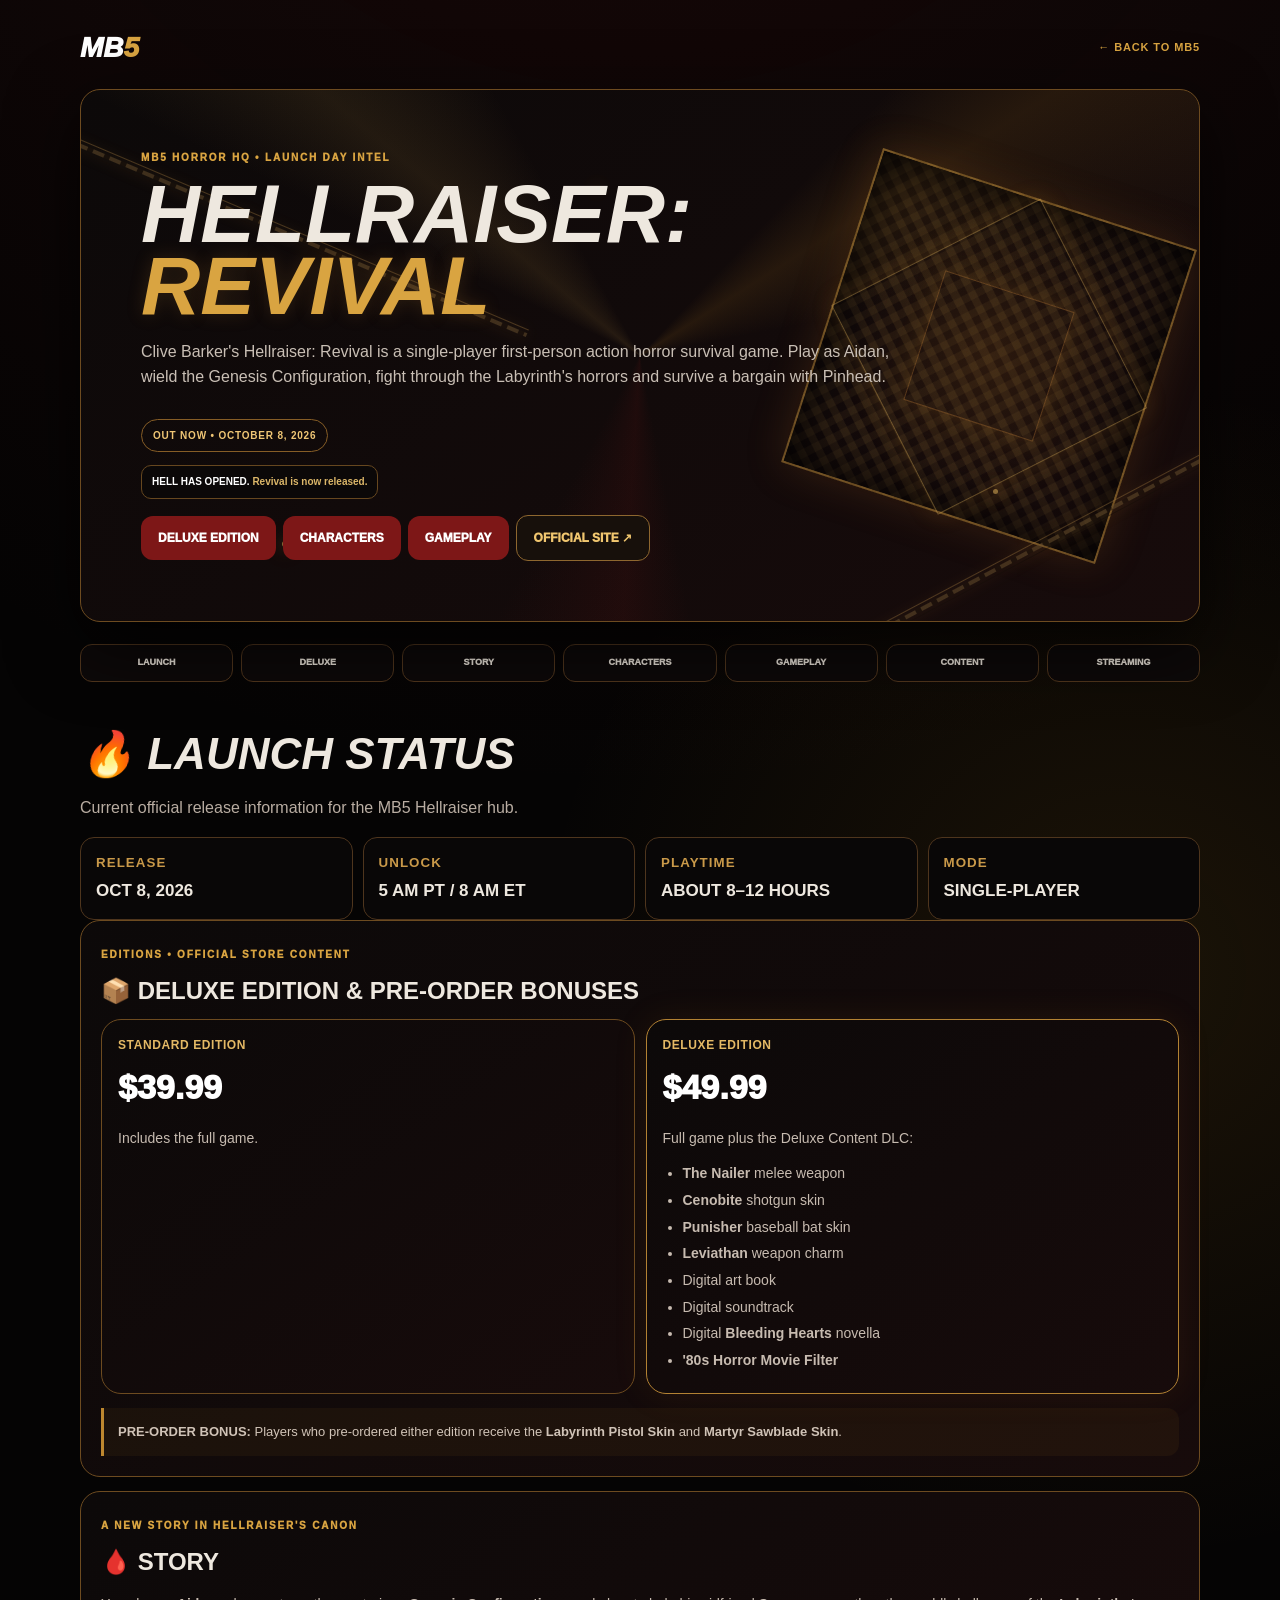
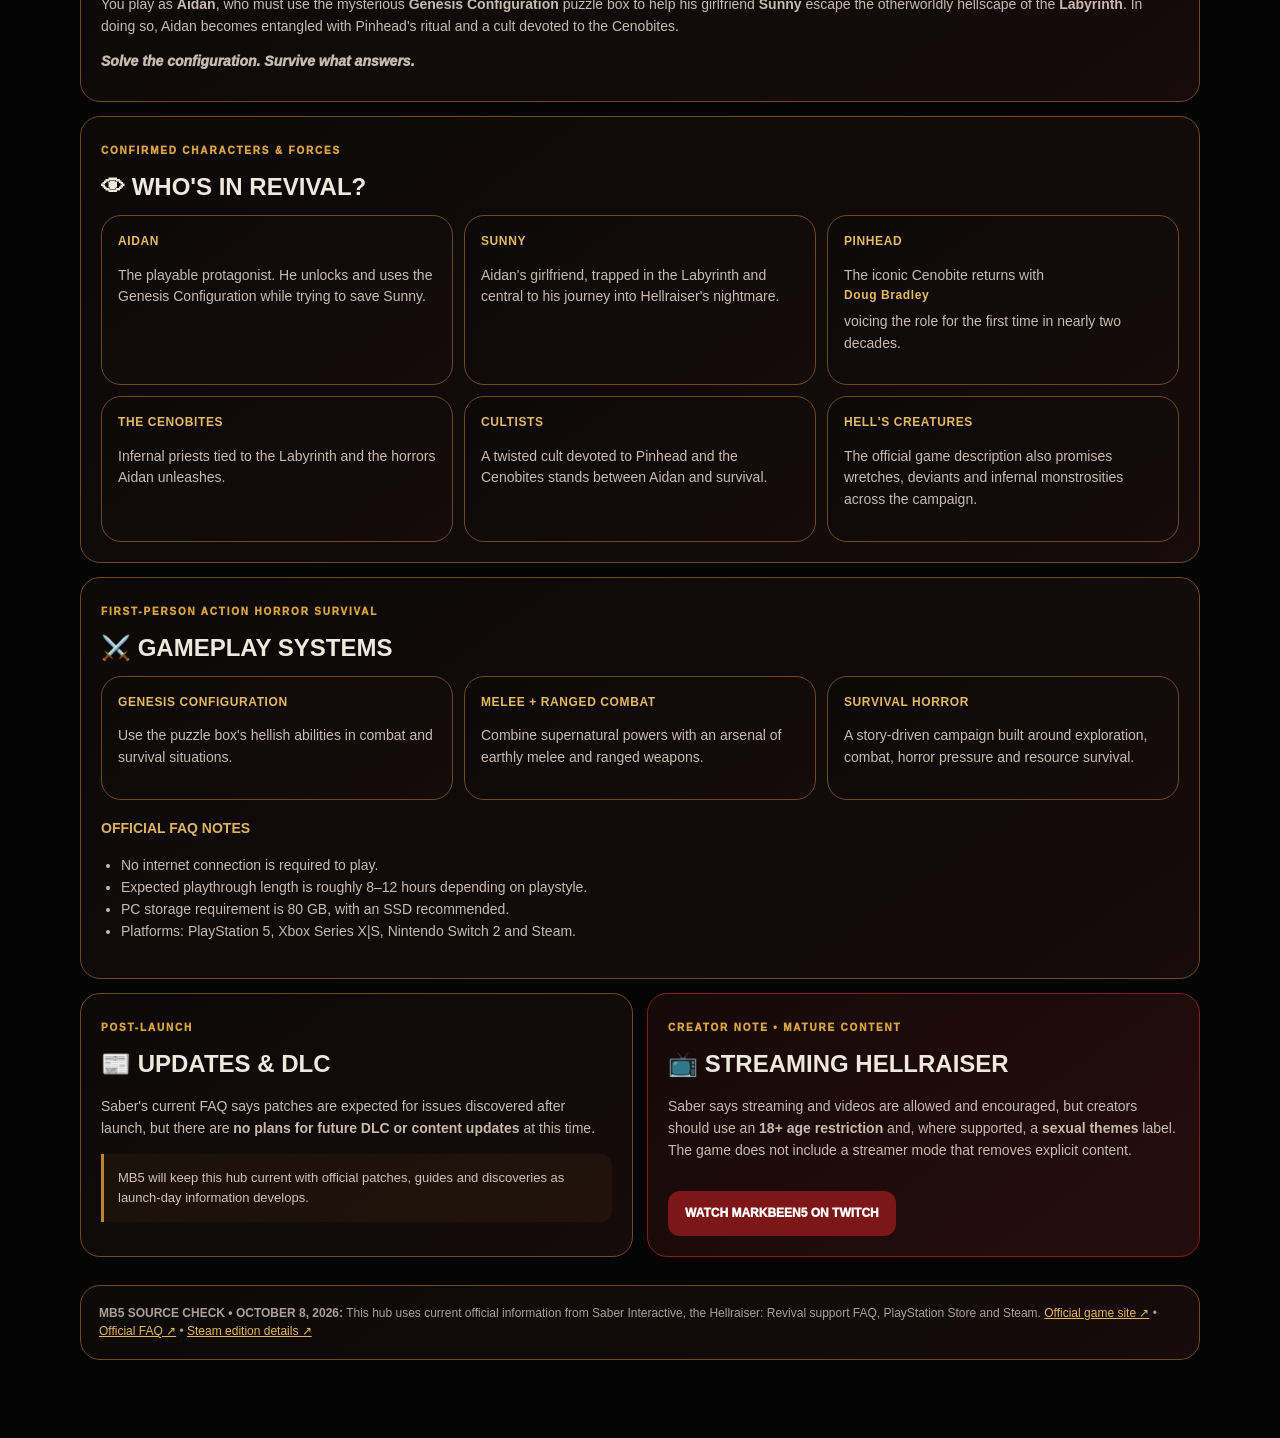
<file: public/hellraiser-revival.html>
<!doctype html>
<html lang="en">
<head>
<meta charset="utf-8">
<meta name="viewport" content="width=device-width,initial-scale=1,viewport-fit=cover">
<title>Clive Barker's Hellraiser: Revival Hub | MB5 Gaming</title>
<meta name="description" content="MB5 Hellraiser: Revival hub with Deluxe Edition contents, pre-order bonuses, Aidan, Sunny, Pinhead, Genesis Configuration gameplay, platforms, release details and official updates.">
<meta name="theme-color" content="#080606">
<link rel="canonical" href="https://markbeen5.com/hellraiser-revival.html">
<style>
*{box-sizing:border-box}html{scroll-behavior:smooth;background:#050404}body{margin:0;background:radial-gradient(circle at 50% -15%,#64171738,transparent 35%),radial-gradient(circle at 88% 32%,#b67c1920,transparent 25%),#050404;color:#eee8df;font-family:Arial,Helvetica,sans-serif;line-height:1.55;overflow-x:hidden}a{color:#e6b75c}.shell{width:min(1120px,calc(100% - 28px));margin:auto;padding:26px 0 78px}.top{display:flex;align-items:center;justify-content:space-between;gap:14px;margin-bottom:20px}.brand{font-size:28px;font-weight:950;font-style:italic;color:#fff;text-decoration:none}.brand span,.gold{color:#d9a441}.back{color:#d9a441;text-decoration:none;font-size:11px;font-weight:900;letter-spacing:.08em}.hero,.card,.intel,.edition,.char,.source{border:1px solid #6d4b20;background:linear-gradient(145deg,#0c0909,#170b0b);border-radius:20px}.hero{position:relative;overflow:hidden;padding:clamp(24px,6vw,60px);box-shadow:0 24px 70px #000b}.hero:before{content:"";position:absolute;inset:-45%;background:conic-gradient(from 0deg,transparent 0 12%,#b97d2120 16%,transparent 22% 47%,#6d151527 51%,transparent 58% 82%,#d1a34a1b 86%,transparent 92%);animation:hellHalo 24s linear infinite;pointer-events:none}.hero>*{position:relative;z-index:2}.hell-art{position:absolute!important;inset:0;z-index:0!important;pointer-events:none;overflow:hidden}.box-core{position:absolute;right:4%;top:50%;width:min(36vw,330px);aspect-ratio:1;transform:translateY(-50%) rotate(18deg);border:2px solid #c8923b77;background:repeating-linear-gradient(45deg,#d3a44b18 0 8px,transparent 8px 16px),repeating-linear-gradient(-45deg,#d3a44b10 0 8px,transparent 8px 16px),radial-gradient(circle at 50% 50%,#8f551a33,transparent 60%);box-shadow:inset 0 0 55px #000,0 0 42px #9d5e203d;animation:boxDrift 12s ease-in-out infinite}.box-core:before,.box-core:after{content:"";position:absolute;inset:14%;border:1px solid #e0b35a5e;transform:rotate(45deg);box-shadow:0 0 24px #b57a2738}.box-core:after{inset:29%;transform:rotate(0deg);border-color:#9f672d77}.chain{position:absolute;height:4px;width:55%;background:repeating-linear-gradient(90deg,#6e542f 0 12px,#24170c 12px 18px);filter:drop-shadow(0 0 7px #c58b3544);opacity:.52;transform-origin:center}.chain:before,.chain:after{content:"";position:absolute;inset:-4px 0;border-top:1px solid #b6894770;border-bottom:1px solid #1a1009}.chain-a{left:-13%;top:23%;transform:rotate(23deg);animation:chainSwayA 9s ease-in-out infinite}.chain-b{right:-17%;bottom:18%;transform:rotate(-28deg);animation:chainSwayB 11s ease-in-out infinite}.ember{position:absolute;width:6px;height:6px;border-radius:50%;background:#e4b45a;box-shadow:0 0 14px #e19035,0 0 30px #8d1a1a;opacity:.55;animation:emberFloat 7s ease-in-out infinite}.ember.e1{left:18%;bottom:14%;animation-delay:-1s}.ember.e2{left:46%;top:18%;width:4px;height:4px;animation-delay:-3.5s}.ember.e3{right:18%;bottom:24%;width:5px;height:5px;animation-delay:-5s}.hero h1{animation:titlePulse 5.5s ease-in-out infinite}.hero h1 .gold{display:inline-block;text-shadow:0 0 18px #ba7b2f36;animation:goldShimmer 4.5s ease-in-out infinite}@keyframes hellHalo{to{transform:rotate(360deg)}}@keyframes boxDrift{0%,100%{transform:translateY(-50%) rotate(18deg) scale(1)}50%{transform:translateY(-53%) rotate(25deg) scale(1.035);box-shadow:inset 0 0 60px #000,0 0 55px #b7732e55}}@keyframes chainSwayA{0%,100%{transform:rotate(23deg) translateX(0)}50%{transform:rotate(20deg) translateX(18px)}}@keyframes chainSwayB{0%,100%{transform:rotate(-28deg) translateX(0)}50%{transform:rotate(-24deg) translateX(-22px)}}@keyframes emberFloat{0%,100%{transform:translateY(0) scale(.8);opacity:.25}50%{transform:translateY(-38px) scale(1.15);opacity:.7}}@keyframes titlePulse{0%,100%{text-shadow:0 0 0 #0000}50%{text-shadow:0 0 22px #7d171755}}@keyframes goldShimmer{0%,100%{text-shadow:0 0 14px #b6752a32}50%{text-shadow:0 0 18px #e4b65b88,0 0 34px #7d171766}}@media(prefers-reduced-motion:reduce){.hero:before,.box-core,.chain,.ember,.hero h1,.hero h1 .gold{animation:none!important}}.eyebrow,.badge{color:#d9a441;font-size:10px;font-weight:950;letter-spacing:.18em}.hero h1{font-size:clamp(40px,8vw,82px);line-height:.88;margin:12px 0 18px;font-style:italic;max-width:820px}.hero p{max-width:760px;color:#c9bfb5}.status{display:inline-flex;gap:8px;align-items:center;margin-top:13px;padding:8px 11px;border:1px solid #865d26;border-radius:999px;color:#efc675;font-size:10px;font-weight:900;letter-spacing:.08em}.cta{display:inline-block;margin:16px 7px 0 0;padding:13px 17px;border-radius:12px;background:#7d1717;color:white;text-decoration:none;font-weight:950;font-size:12px}.cta.alt{background:#17100b;border:1px solid #8e672f;color:#f0c66f}.nav{display:grid;grid-template-columns:repeat(7,1fr);gap:8px;margin:22px 0}.nav a{text-align:center;text-decoration:none;color:#eee7dd;background:#0d0909;border:1px solid #51361d;border-radius:12px;padding:11px 6px;font-size:9px;font-weight:950}.section-title{font-size:clamp(28px,5vw,44px);font-style:italic;margin:38px 0 7px}.section-note{color:#b9ada2;margin:0 0 17px}.grid{display:grid;grid-template-columns:repeat(2,minmax(0,1fr));gap:14px}.card{padding:20px}.wide{grid-column:1/-1}.card h2{margin:6px 0 10px;font-size:24px}.card h3{color:#ddb261;margin:18px 0 7px;font-size:14px}.card p,.card li{color:#c7bbb0;font-size:14px}.card ul{padding-left:20px}.intel-grid,.edition-grid,.char-grid{display:grid;gap:11px}.intel-grid{grid-template-columns:repeat(3,1fr)}.edition-grid{grid-template-columns:repeat(2,1fr)}.char-grid{grid-template-columns:repeat(3,1fr)}.intel,.edition,.char{padding:16px}.intel strong,.edition strong,.char strong{display:block;color:#e4b965;margin-bottom:6px;font-size:12px;letter-spacing:.05em}.edition.deluxe{border-color:#b38233;box-shadow:0 0 35px #a66c201b}.price{font-size:34px;font-weight:950;color:#fff;margin:4px 0}.list{margin:8px 0 0;padding-left:18px}.list li{margin:5px 0}.callout{margin-top:14px;padding:14px;border-left:3px solid #bd872f;background:#c28a2010;border-radius:0 12px 12px 0;color:#d0c3b7;font-size:13px}.launch{display:grid;grid-template-columns:repeat(4,1fr);gap:10px}.launch div{padding:15px;border:1px solid #4e351d;background:#090707;border-radius:14px}.launch small{display:block;color:#c99949;font-weight:900;letter-spacing:.08em}.launch b{display:block;margin-top:4px;font-size:17px}.mature{border-color:#7c2020;background:linear-gradient(145deg,#160909,#260d0d)}.source{margin-top:28px;padding:18px;color:#aaa096;font-size:12px}.source a{color:#e6b75c}.quote{font-size:clamp(22px,4vw,36px);font-weight:950;font-style:italic;color:#e9d5ad;margin:8px 0}.release-clock{display:flex;gap:8px;flex-wrap:wrap;margin-top:13px}.release-clock span{border:1px solid #66471f;background:#0b0808;border-radius:10px;padding:8px 10px;font-size:10px;font-weight:900;color:#dcb769}.release-clock strong{color:#fff}@media(max-width:850px){.nav{grid-template-columns:repeat(4,1fr)}.intel-grid,.char-grid{grid-template-columns:1fr 1fr}.launch{grid-template-columns:1fr 1fr}}@media(max-width:650px){.grid,.edition-grid{grid-template-columns:1fr}.wide{grid-column:auto}.nav{grid-template-columns:repeat(2,1fr)}.char-grid,.intel-grid{grid-template-columns:1fr}.hero{padding:26px 18px}.box-core{opacity:.48;width:270px;right:-105px}.chain{opacity:.28;width:72%}.launch{grid-template-columns:1fr}.top{align-items:flex-start}.brand{font-size:25px}}
</style>
</head>
<body>
<main class="shell">
<div class="top"><a class="brand" href="/">MB<span>5</span></a><a class="back" href="/">← BACK TO MB5</a></div>

<section class="hero">
<div class="hell-art" aria-hidden="true"><div class="box-core"></div><div class="chain chain-a"></div><div class="chain chain-b"></div><i class="ember e1"></i><i class="ember e2"></i><i class="ember e3"></i></div>
<div class="eyebrow">MB5 HORROR HQ • LAUNCH DAY INTEL</div>
<h1>HELLRAISER:<br><span class="gold">REVIVAL</span></h1>
<p>Clive Barker's Hellraiser: Revival is a single-player first-person action horror survival game. Play as Aidan, wield the Genesis Configuration, fight through the Labyrinth's horrors and survive a bargain with Pinhead.</p>
<div id="releaseStatus" class="status">OCTOBER 8, 2026 • 5:00 AM PT</div>
<div id="releaseClock" class="release-clock" aria-label="Hellraiser Revival launch countdown"></div>
<a class="cta" href="#deluxe">DELUXE EDITION</a><a class="cta" href="#characters">CHARACTERS</a><a class="cta" href="#gameplay">GAMEPLAY</a><a class="cta alt" href="https://saber.games/hellraiserrevival/" target="_blank" rel="noopener">OFFICIAL SITE ↗</a>
</section>

<nav class="nav"><a href="#launch">LAUNCH</a><a href="#deluxe">DELUXE</a><a href="#story">STORY</a><a href="#characters">CHARACTERS</a><a href="#gameplay">GAMEPLAY</a><a href="#content">CONTENT</a><a href="#streaming">STREAMING</a></nav>

<h2 class="section-title">🔥 LAUNCH STATUS</h2><p class="section-note">Current official release information for the MB5 Hellraiser hub.</p>
<section id="launch" class="launch">
<div><small>RELEASE</small><b>OCT 8, 2026</b></div>
<div><small>UNLOCK</small><b>5 AM PT / 8 AM ET</b></div>
<div><small>PLAYTIME</small><b>ABOUT 8–12 HOURS</b></div>
<div><small>MODE</small><b>SINGLE-PLAYER</b></div>
</section>

<div class="grid">
<section id="deluxe" class="card wide"><span class="badge">EDITIONS • OFFICIAL STORE CONTENT</span><h2>📦 DELUXE EDITION & PRE-ORDER BONUSES</h2>
<div class="edition-grid">
<article class="edition"><strong>STANDARD EDITION</strong><div class="price">$39.99</div><p>Includes the full game.</p></article>
<article class="edition deluxe"><strong>DELUXE EDITION</strong><div class="price">$49.99</div><p>Full game plus the Deluxe Content DLC:</p><ul class="list"><li><b>The Nailer</b> melee weapon</li><li><b>Cenobite</b> shotgun skin</li><li><b>Punisher</b> baseball bat skin</li><li><b>Leviathan</b> weapon charm</li><li>Digital art book</li><li>Digital soundtrack</li><li>Digital <b>Bleeding Hearts</b> novella</li><li><b>'80s Horror Movie Filter</b></li></ul></article>
</div>
<div class="callout"><strong>PRE-ORDER BONUS:</strong> Players who pre-ordered either edition receive the <b>Labyrinth Pistol Skin</b> and <b>Martyr Sawblade Skin</b>.</div>
</section>

<section id="story" class="card wide"><span class="badge">A NEW STORY IN HELLRAISER'S CANON</span><h2>🩸 STORY</h2><p>You play as <strong>Aidan</strong>, who must use the mysterious <strong>Genesis Configuration</strong> puzzle box to help his girlfriend <strong>Sunny</strong> escape the otherworldly hellscape of the <strong>Labyrinth</strong>. In doing so, Aidan becomes entangled with Pinhead's ritual and a cult devoted to the Cenobites.</p><p class="quote">Solve the configuration. Survive what answers.</p></section>

<section id="characters" class="card wide"><span class="badge">CONFIRMED CHARACTERS & FORCES</span><h2>👁 WHO'S IN REVIVAL?</h2>
<div class="char-grid">
<article class="char"><strong>AIDAN</strong><p>The playable protagonist. He unlocks and uses the Genesis Configuration while trying to save Sunny.</p></article>
<article class="char"><strong>SUNNY</strong><p>Aidan's girlfriend, trapped in the Labyrinth and central to his journey into Hellraiser's nightmare.</p></article>
<article class="char"><strong>PINHEAD</strong><p>The iconic Cenobite returns with <strong>Doug Bradley</strong> voicing the role for the first time in nearly two decades.</p></article>
<article class="char"><strong>THE CENOBITES</strong><p>Infernal priests tied to the Labyrinth and the horrors Aidan unleashes.</p></article>
<article class="char"><strong>CULTISTS</strong><p>A twisted cult devoted to Pinhead and the Cenobites stands between Aidan and survival.</p></article>
<article class="char"><strong>HELL'S CREATURES</strong><p>The official game description also promises wretches, deviants and infernal monstrosities across the campaign.</p></article>
</div></section>

<section id="gameplay" class="card wide"><span class="badge">FIRST-PERSON ACTION HORROR SURVIVAL</span><h2>⚔️ GAMEPLAY SYSTEMS</h2>
<div class="intel-grid">
<article class="intel"><strong>GENESIS CONFIGURATION</strong><p>Use the puzzle box's hellish abilities in combat and survival situations.</p></article>
<article class="intel"><strong>MELEE + RANGED COMBAT</strong><p>Combine supernatural powers with an arsenal of earthly melee and ranged weapons.</p></article>
<article class="intel"><strong>SURVIVAL HORROR</strong><p>A story-driven campaign built around exploration, combat, horror pressure and resource survival.</p></article>
</div>
<h3>OFFICIAL FAQ NOTES</h3><ul><li>No internet connection is required to play.</li><li>Expected playthrough length is roughly 8–12 hours depending on playstyle.</li><li>PC storage requirement is 80 GB, with an SSD recommended.</li><li>Platforms: PlayStation 5, Xbox Series X|S, Nintendo Switch 2 and Steam.</li></ul>
</section>

<section id="content" class="card"><span class="badge">POST-LAUNCH</span><h2>📰 UPDATES & DLC</h2><p>Saber's current FAQ says patches are expected for issues discovered after launch, but there are <strong>no plans for future DLC or content updates</strong> at this time.</p><div class="callout">MB5 will keep this hub current with official patches, guides and discoveries as launch-day information develops.</div></section>

<section id="streaming" class="card mature"><span class="badge">CREATOR NOTE • MATURE CONTENT</span><h2>📺 STREAMING HELLRAISER</h2><p>Saber says streaming and videos are allowed and encouraged, but creators should use an <strong>18+ age restriction</strong> and, where supported, a <strong>sexual themes</strong> label. The game does not include a streamer mode that removes explicit content.</p><a class="cta" href="https://www.twitch.tv/markbeen5" target="_blank" rel="noopener">WATCH MARKBEEN5 ON TWITCH</a></section>
</div>

<div class="source"><strong>MB5 SOURCE CHECK • OCTOBER 8, 2026:</strong> This hub uses current official information from Saber Interactive, the Hellraiser: Revival support FAQ, PlayStation Store and Steam. <a href="https://saber.games/hellraiserrevival/" target="_blank" rel="noopener">Official game site ↗</a> • <a href="https://support.saber.games/hc/en/clive-barker-s-hellraiser-revival/articles/clive-barker-s-hellraiser-revival-faq-1" target="_blank" rel="noopener">Official FAQ ↗</a> • <a href="https://store.steampowered.com/app/1551980/Clive_Barkers_Hellraiser_Revival/" target="_blank" rel="noopener">Steam edition details ↗</a></div>
</main>
<script>
(function(){
  const launch=new Date('2026-10-08T05:00:00-07:00').getTime();
  const status=document.getElementById('releaseStatus');
  const clock=document.getElementById('releaseClock');
  function tick(){
    const diff=launch-Date.now();
    if(diff<=0){
      status.textContent='OUT NOW • OCTOBER 8, 2026';
      clock.innerHTML='<span><strong>HELL HAS OPENED.</strong> Revival is now released.</span>';
      return;
    }
    const h=Math.floor(diff/36e5),m=Math.floor(diff%36e5/6e4),s=Math.floor(diff%6e4/1e3);
    clock.innerHTML='<span><strong>'+String(h).padStart(2,'0')+'</strong> HOURS</span><span><strong>'+String(m).padStart(2,'0')+'</strong> MIN</span><span><strong>'+String(s).padStart(2,'0')+'</strong> SEC</span>';
  }
  tick();setInterval(tick,1000);
})();
</script>
</body>
</html>
</file>
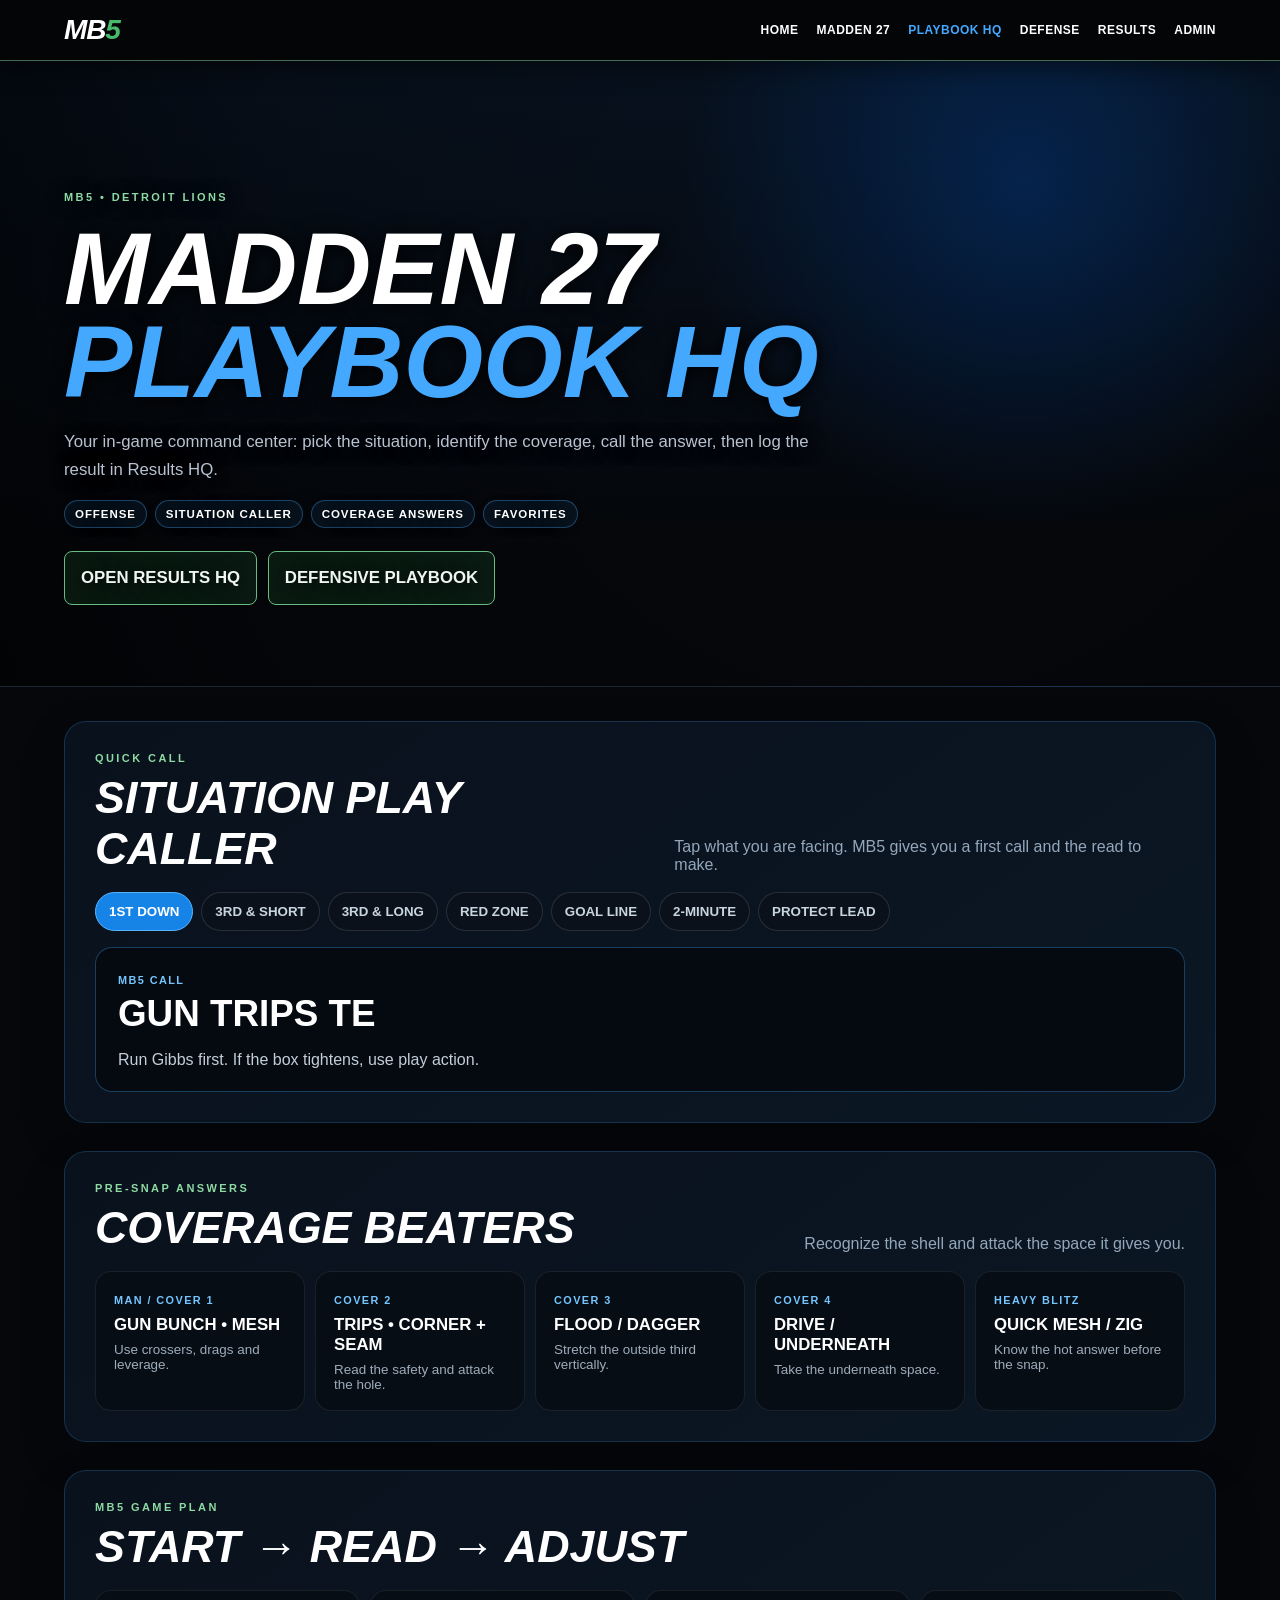
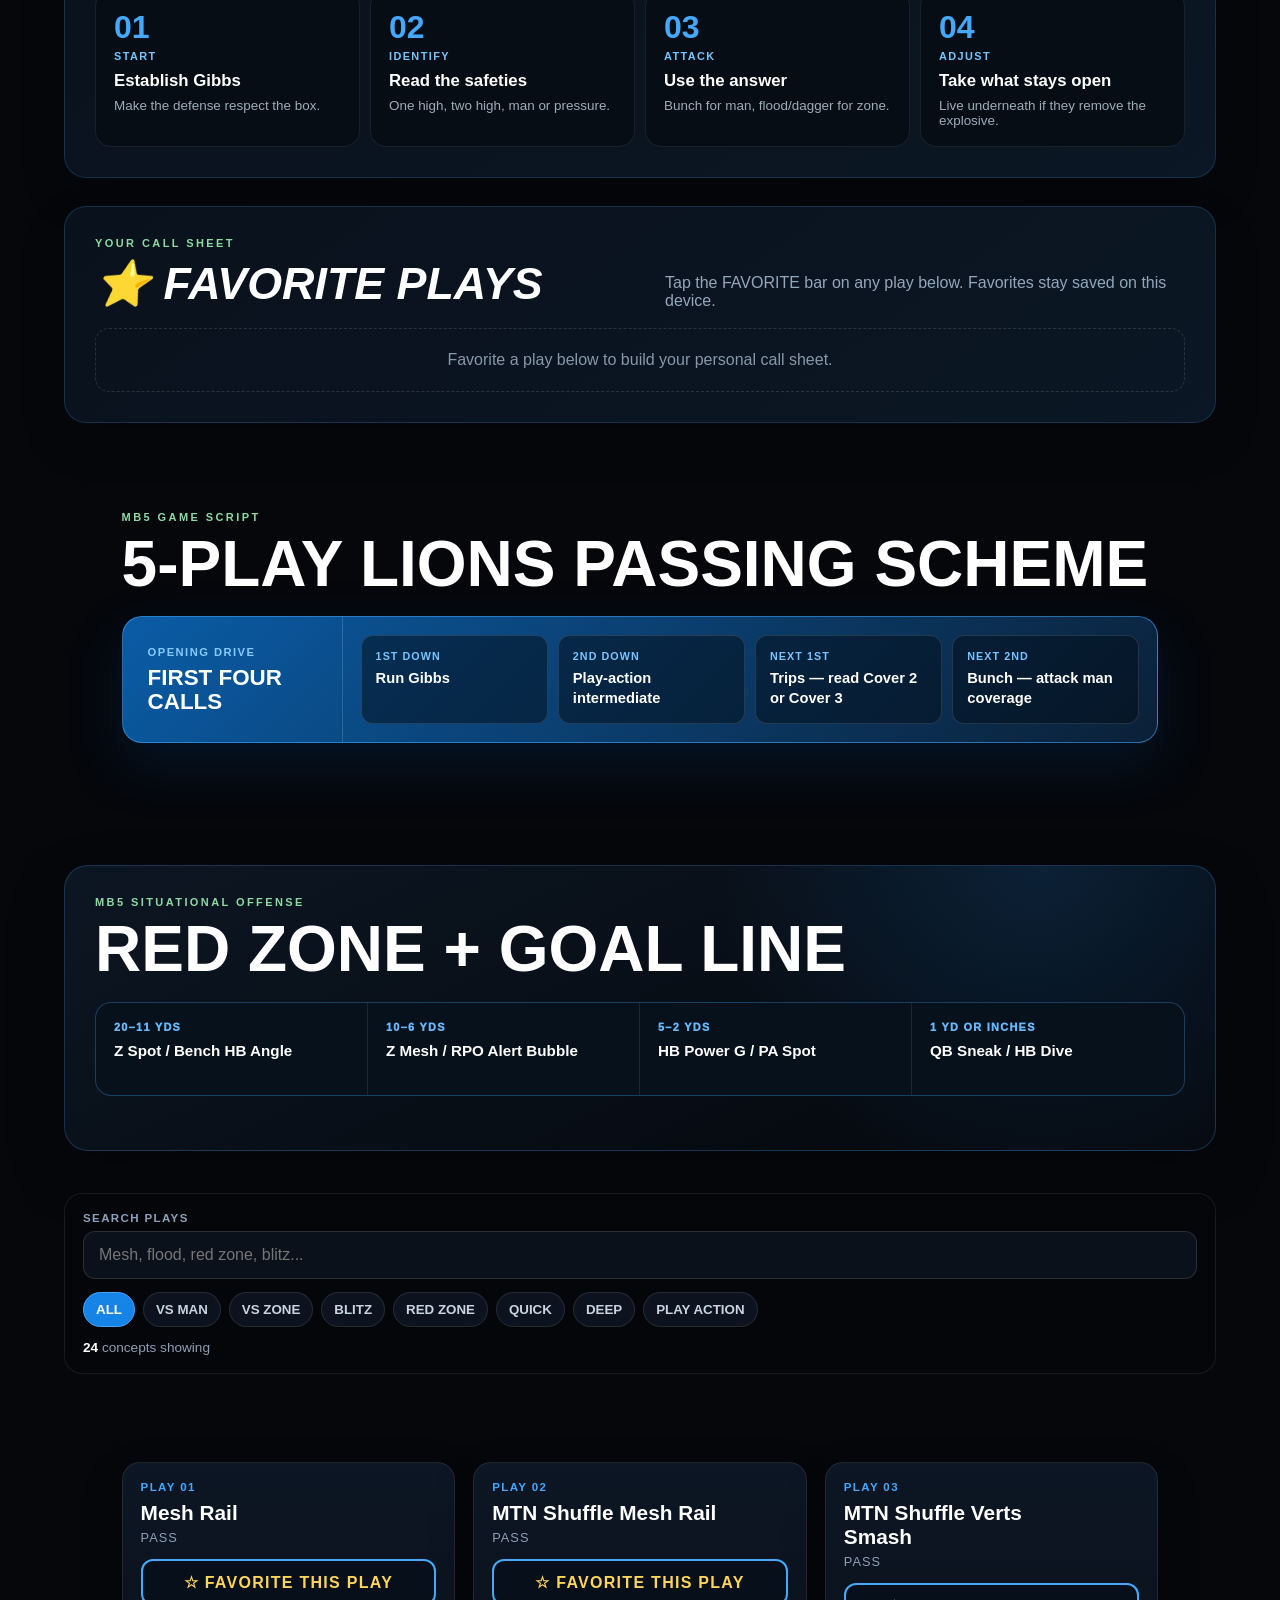
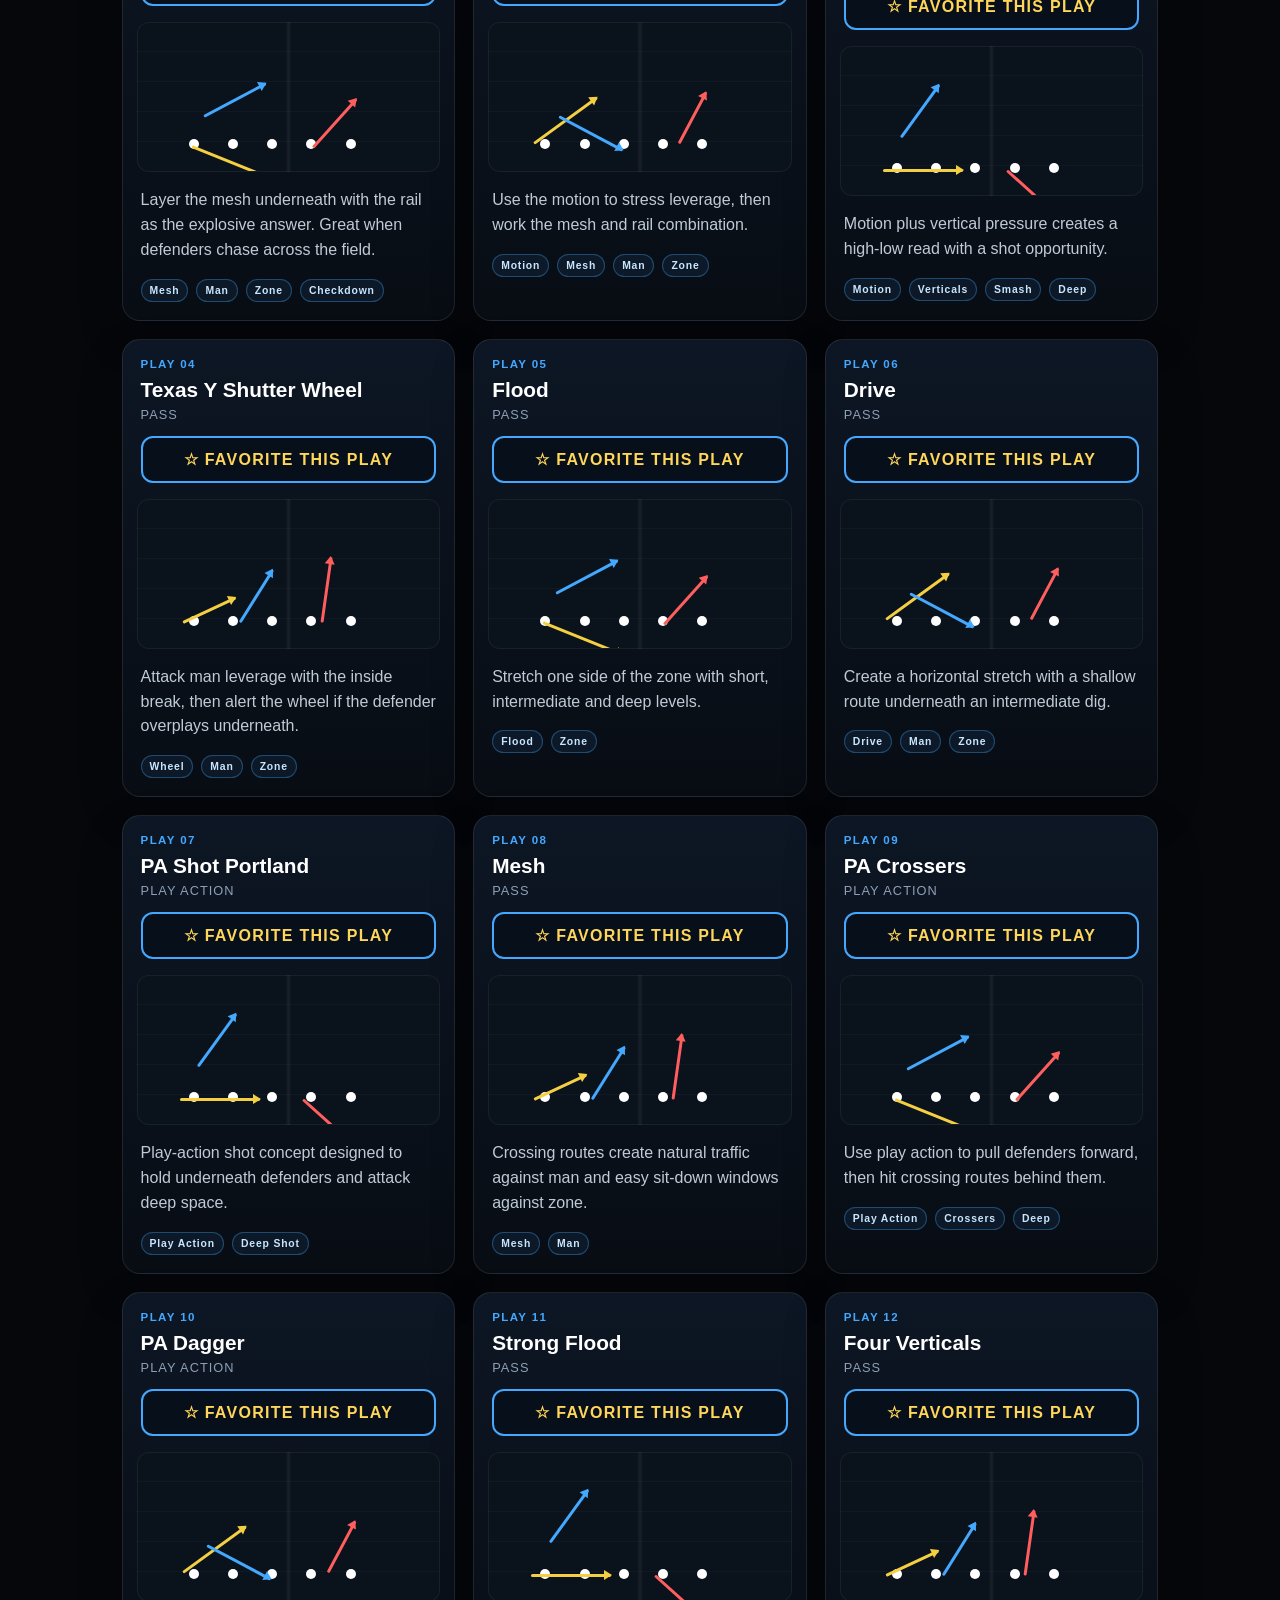
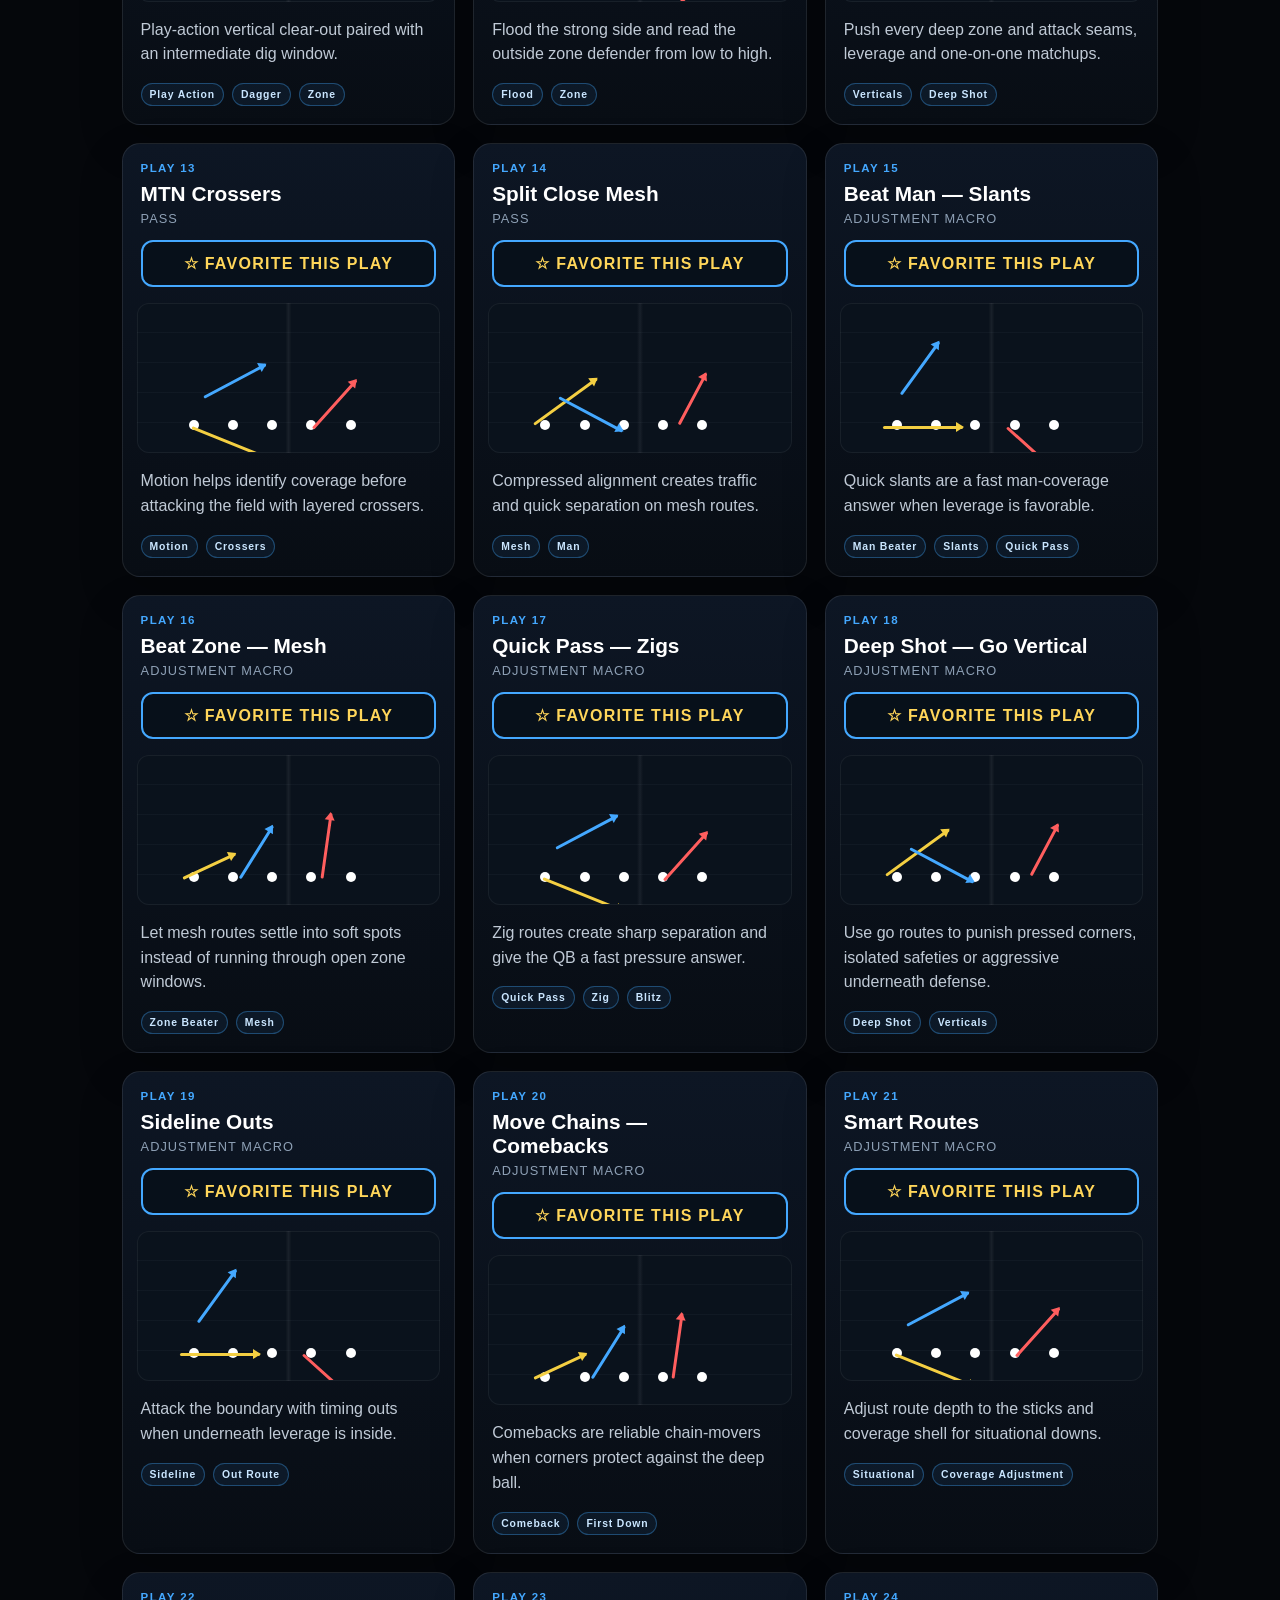
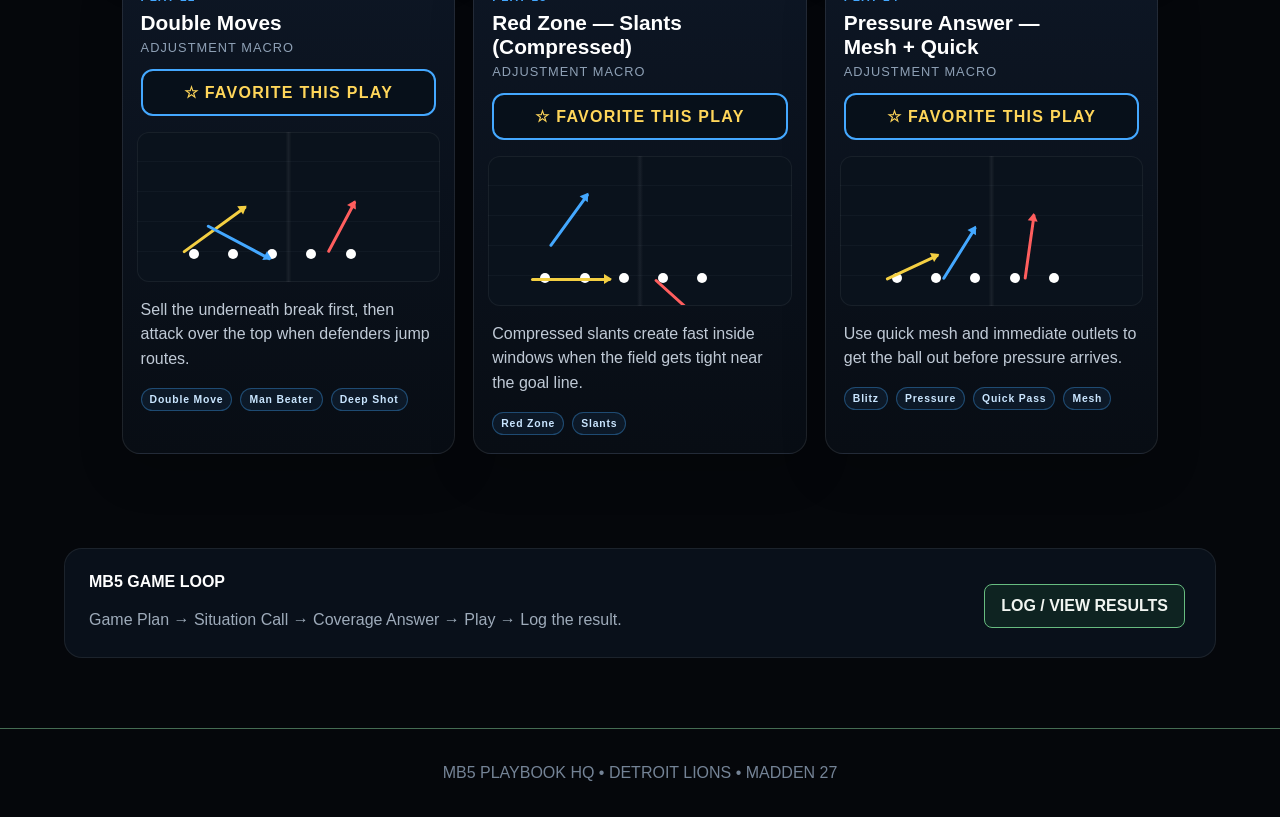
<file: public/playbook.html>
<!doctype html>
<html lang="en">
<head>
  <meta charset="utf-8">
  <meta name="viewport" content="width=device-width,initial-scale=1,viewport-fit=cover">
  <title>Detroit Lions Madden 27 Playbook HQ | MB5 Gaming</title>
  <meta name="description" content="MB5 Gaming Detroit Lions Madden 27 Playbook HQ with situation calls, coverage beaters, favorites, game plan and searchable offensive concepts.">
  <meta name="robots" content="index,follow,max-image-preview:large">
  <link rel="canonical" href="https://markbeen5.com/playbook.html">
  <link rel="stylesheet" href="style.css?v=20260831-games1"><link rel="stylesheet" href="mobile.css?v=20260831-final1"><link rel="stylesheet" href="playbook.css?v=20260903-hq1"><link rel="stylesheet" href="offense-script.css?v=20260902-1"><link rel="stylesheet" href="redzone.css?v=20260902-1"><link rel="stylesheet" href="mobile-final.css?v=20260901-1">
  <style>.mb5-favorite-row{margin-top:14px;padding:12px 14px;border:2px solid #44a8ff;border-radius:12px;background:#07101a;color:#ffd65a;font-weight:900;letter-spacing:.08em;text-align:center;cursor:pointer;-webkit-user-select:none;user-select:none}.mb5-favorite-row.on{background:#17304b;color:#fff3a6}.favorite-remove{margin-top:12px;border:1px solid #44a8ff;background:#07101a;color:#ffd65a;border-radius:999px;padding:9px 12px;font-weight:900}</style>
</head>
<body class="playbook-page">
<nav class="site-nav" aria-label="Primary navigation"><a class="nav-brand" href="index.html#home">MB<span>5</span></a><div class="nav-links playbook-nav-links"><a href="index.html">HOME</a><a href="index.html#madden">MADDEN 27</a><a class="active" href="playbook.html">PLAYBOOK HQ</a><a href="defense.html">DEFENSE</a><a href="madden-results.html">RESULTS</a><a class="admin-link" href="admin.html">ADMIN</a></div></nav>
<header class="playbook-hero"><div class="playbook-hero-copy"><div class="section-kicker">MB5 • DETROIT LIONS</div><h1>MADDEN 27<br><span>PLAYBOOK HQ</span></h1><p>Your in-game command center: pick the situation, identify the coverage, call the answer, then log the result in Results HQ.</p><div class="hero-badges"><span>OFFENSE</span><span>SITUATION CALLER</span><span>COVERAGE ANSWERS</span><span>FAVORITES</span></div><p><a class="btn" href="madden-results.html">OPEN RESULTS HQ</a> <a class="btn" href="defense.html">DEFENSIVE PLAYBOOK</a></p></div></header>
<main class="playbook-main">
<section class="hq-panel"><div class="hq-heading"><div><div class="section-kicker">QUICK CALL</div><h2>SITUATION PLAY CALLER</h2></div><p>Tap what you are facing. MB5 gives you a first call and the read to make.</p></div><div id="situationButtons" class="situation-buttons"><button class="active" data-situation="first">1ST DOWN</button><button data-situation="short">3RD & SHORT</button><button data-situation="long">3RD & LONG</button><button data-situation="red">RED ZONE</button><button data-situation="goal">GOAL LINE</button><button data-situation="two">2-MINUTE</button><button data-situation="lead">PROTECT LEAD</button></div><article id="situationCall" class="callout"></article></section>
<section class="hq-panel"><div class="hq-heading"><div><div class="section-kicker">PRE-SNAP ANSWERS</div><h2>COVERAGE BEATERS</h2></div><p>Recognize the shell and attack the space it gives you.</p></div><div class="coverage-grid"><article><span>MAN / COVER 1</span><h3>GUN BUNCH • MESH</h3><p>Use crossers, drags and leverage.</p></article><article><span>COVER 2</span><h3>TRIPS • CORNER + SEAM</h3><p>Read the safety and attack the hole.</p></article><article><span>COVER 3</span><h3>FLOOD / DAGGER</h3><p>Stretch the outside third vertically.</p></article><article><span>COVER 4</span><h3>DRIVE / UNDERNEATH</h3><p>Take the underneath space.</p></article><article><span>HEAVY BLITZ</span><h3>QUICK MESH / ZIG</h3><p>Know the hot answer before the snap.</p></article></div></section>
<section class="hq-panel"><div class="hq-heading"><div><div class="section-kicker">MB5 GAME PLAN</div><h2>START → READ → ADJUST</h2></div></div><div class="gameplan-flow"><article><b>01</b><span>START</span><h3>Establish Gibbs</h3><p>Make the defense respect the box.</p></article><article><b>02</b><span>IDENTIFY</span><h3>Read the safeties</h3><p>One high, two high, man or pressure.</p></article><article><b>03</b><span>ATTACK</span><h3>Use the answer</h3><p>Bunch for man, flood/dagger for zone.</p></article><article><b>04</b><span>ADJUST</span><h3>Take what stays open</h3><p>Live underneath if they remove the explosive.</p></article></div></section>
<section class="hq-panel"><div class="hq-heading"><div><div class="section-kicker">YOUR CALL SHEET</div><h2>⭐ FAVORITE PLAYS</h2></div><p>Tap the FAVORITE bar on any play below. Favorites stay saved on this device.</p></div><div id="favoriteGrid" class="favorite-grid"><div class="favorite-empty">Favorite a play below to build your personal call sheet.</div></div></section>
<section class="offense-script"><div class="script-heading"><div><div class="section-kicker">MB5 GAME SCRIPT</div><h2>5-PLAY LIONS PASSING SCHEME</h2></div></div><div class="opening-drive"><div class="opening-drive-title"><span>OPENING DRIVE</span><strong>FIRST FOUR CALLS</strong></div><ol><li><span>1ST DOWN</span><strong>Run Gibbs</strong></li><li><span>2ND DOWN</span><strong>Play-action intermediate</strong></li><li><span>NEXT 1ST</span><strong>Trips — read Cover 2 or Cover 3</strong></li><li><span>NEXT 2ND</span><strong>Bunch — attack man coverage</strong></li></ol></div></section>
<section class="redzone-sheet"><div class="redzone-heading"><div><div class="section-kicker">MB5 SITUATIONAL OFFENSE</div><h2>RED ZONE + GOAL LINE</h2></div></div><div class="yard-line-ladder"><div><span>20–11 YDS</span><strong>Z Spot / Bench HB Angle</strong></div><div><span>10–6 YDS</span><strong>Z Mesh / RPO Alert Bubble</strong></div><div><span>5–2 YDS</span><strong>HB Power G / PA Spot</strong></div><div><span>1 YD OR INCHES</span><strong>QB Sneak / HB Dive</strong></div></div></section>
<section class="playbook-tools"><label class="playbook-search"><span>SEARCH PLAYS</span><input id="playSearch" type="search" placeholder="Mesh, flood, red zone, blitz..." autocomplete="off"></label><div id="playFilters" class="playbook-filters"><button class="active" data-filter="all">ALL</button><button data-filter="man">VS MAN</button><button data-filter="zone">VS ZONE</button><button data-filter="blitz">BLITZ</button><button data-filter="red-zone">RED ZONE</button><button data-filter="quick-pass">QUICK</button><button data-filter="deep-shot">DEEP</button><button data-filter="play-action">PLAY ACTION</button></div><div class="playbook-count"><strong id="playCount">24</strong> concepts showing</div></section>
<section><div id="playbookGrid" class="playbook-grid"></div><div id="playbookEmpty" class="playbook-empty" hidden>No plays match that search yet.</div></section>
<section class="playbook-legend"><div><strong>MB5 GAME LOOP</strong><p>Game Plan → Situation Call → Coverage Answer → Play → Log the result.</p></div><div><a class="btn" href="madden-results.html">LOG / VIEW RESULTS</a></div></section>
</main><footer>MB5 PLAYBOOK HQ • DETROIT LIONS • MADDEN 27</footer>
<script src="playbook-data.js?v=20260831-playbook1"></script>
<script>
(()=>{const D=window.MB5_PLAYBOOK||{plays:[]},G=document.getElementById('playbookGrid'),S=document.getElementById('playSearch'),C=document.getElementById('playCount'),F=document.getElementById('playFilters'),E=document.getElementById('playbookEmpty'),FG=document.getElementById('favoriteGrid'),K='mb5-playbook-favorites';let A='all';const N={'mesh-rail':'Layer the mesh underneath with the rail as the explosive answer. Great when defenders chase across the field.','mesh-rail-shuffle':'Use the motion to stress leverage, then work the mesh and rail combination.','shuffle-verts-smash':'Motion plus vertical pressure creates a high-low read with a shot opportunity.','texas-shutter-wheel':'Attack man leverage with the inside break, then alert the wheel if the defender overplays underneath.','flood':'Stretch one side of the zone with short, intermediate and deep levels.','drive':'Create a horizontal stretch with a shallow route underneath an intermediate dig.','pa-shot-portland':'Play-action shot concept designed to hold underneath defenders and attack deep space.','mesh':'Crossing routes create natural traffic against man and easy sit-down windows against zone.','pa-crossers':'Use play action to pull defenders forward, then hit crossing routes behind them.','pa-dagger':'Play-action vertical clear-out paired with an intermediate dig window.','strong-flood':'Flood the strong side and read the outside zone defender from low to high.','four-verticals':'Push every deep zone and attack seams, leverage and one-on-one matchups.','mtn-crossers':'Motion helps identify coverage before attacking the field with layered crossers.','split-close-mesh':'Compressed alignment creates traffic and quick separation on mesh routes.','beat-man-slants':'Quick slants are a fast man-coverage answer when leverage is favorable.','beat-zone-mesh':'Let mesh routes settle into soft spots instead of running through open zone windows.','quick-pass-zigs':'Zig routes create sharp separation and give the QB a fast pressure answer.','deep-shot-go-vertical':'Use go routes to punish pressed corners, isolated safeties or aggressive underneath defense.','sideline-outs':'Attack the boundary with timing outs when underneath leverage is inside.','move-chains-comebacks':'Comebacks are reliable chain-movers when corners protect against the deep ball.','smart-routes':'Adjust route depth to the sticks and coverage shell for situational downs.','double-moves':'Sell the underneath break first, then attack over the top when defenders jump routes.','red-zone-slants-compressed':'Compressed slants create fast inside windows when the field gets tight near the goal line.','pressure-answer':'Use quick mesh and immediate outlets to get the ball out before pressure arrives.'};const esc=v=>String(v||'').replace(/[&<>"']/g,c=>({'&':'&amp;','<':'&lt;','>':'&gt;','"':'&quot',"'":'&#039;'}[c])),favs=()=>{try{return JSON.parse(localStorage.getItem(K)||'[]')}catch(e){return[]}},save=x=>{try{localStorage.setItem(K,JSON.stringify(x))}catch(e){}},tag=t=>String(t).replace(/-/g,' ').replace(/\b\w/g,c=>c.toUpperCase());function diagram(i){const V=[[[18,82,86,22,''],[22,62,70,-28,'blue'],[58,83,65,-48,'red']],[[15,80,78,-36,''],[23,62,72,28,'blue'],[63,80,58,-62,'red']],[[14,82,80,0,''],[20,60,65,-54,'blue'],[55,82,72,42,'red']],[[15,82,58,-25,''],[34,82,62,-58,'blue'],[61,82,66,-82,'red']]][i%4];return `<div class="play-diagram">${[17,30,43,56,69].map(x=>`<span class="player-dot" style="left:${x}%"></span>`).join('')}${V.map(r=>`<span class="route ${r[4]}" style="left:${r[0]}%;top:${r[1]}%;width:${r[2]}px;transform:rotate(${r[3]}deg)"></span>`).join('')}</div>`}function drawFav(){const ids=favs(),p=D.plays.filter(x=>ids.includes(x.id));FG.innerHTML=p.length?p.map(x=>`<article><span>★ FAVORITE</span><h3>${esc(x.name)}</h3><p>${esc(x.category)}</p><button class="favorite-remove" data-remove="${esc(x.id)}">REMOVE ★</button></article>`).join(''):'<div class="favorite-empty">Favorite a play below to build your personal call sheet.</div>'}function render(){const q=(S.value||'').toLowerCase(),ids=favs(),list=D.plays.filter(p=>(A==='all'||(p.tags||[]).includes(A))&&(!q||[p.name,p.category,...p.tags,N[p.id]||''].join(' ').toLowerCase().includes(q)));C.textContent=list.length;G.innerHTML=list.map((p,i)=>`<article class="play-card"><div class="play-card-head"><div class="play-index">PLAY ${String(D.plays.indexOf(p)+1).padStart(2,'0')}</div><h2>${esc(p.name)}</h2><div class="play-type">${esc(p.category)}</div><div class="mb5-favorite-row ${ids.includes(p.id)?'on':''}" data-fav="${esc(p.id)}" role="button" tabindex="0" aria-pressed="${ids.includes(p.id)}">${ids.includes(p.id)?'★ FAVORITED':'☆ FAVORITE THIS PLAY'}</div></div>${diagram(i)}<div class="play-card-body"><p class="play-note">${esc(N[p.id]||'MB5 offensive concept.')}</p><div class="play-tag-list">${p.tags.map(t=>`<span class="play-tag">${esc(tag(t))}</span>`).join('')}</div></div></article>`).join('');E.hidden=!!list.length}function toggle(id){let x=favs();x=x.includes(id)?x.filter(v=>v!==id):[...x,id];save(x);render();drawFav()}G.onclick=e=>{const b=e.target.closest('[data-fav]');if(b)toggle(b.dataset.fav)};G.onkeydown=e=>{if((e.key==='Enter'||e.key===' ')&&e.target.matches('[data-fav]')){e.preventDefault();toggle(e.target.dataset.fav)}};FG.onclick=e=>{const b=e.target.closest('[data-remove]');if(b)toggle(b.dataset.remove)};F.onclick=e=>{const b=e.target.closest('[data-filter]');if(!b)return;A=b.dataset.filter;F.querySelectorAll('button').forEach(x=>x.classList.toggle('active',x===b));render()};S.oninput=render;render();drawFav();const calls={first:['GUN TRIPS TE','Run Gibbs first. If the box tightens, use play action.'],short:['GUN BUNCH / HB RUN','Need 1–3 yards: light box = Gibbs; man leverage = mesh/crosser.'],long:['GUN EMPTY','Protect first. Read Amon-Ra, then TE/dig, then outlet.'],red:['Z SPOT / BENCH HB ANGLE','Attack leverage and do not force the middle.'],goal:['HB POWER G','Make them stop the run. PA Spot is the counter.'],two:['GUN EMPTY','Amon-Ra → TE → middle → outlet. Protect the clock.'],lead:['GIBBS + SAFE QUICK GAME','Make them spend timeouts and protect the football.']},O=document.getElementById('situationCall'),B=document.querySelectorAll('[data-situation]');function show(k){O.innerHTML='<span>MB5 CALL</span><h3>'+calls[k][0]+'</h3><p>'+calls[k][1]+'</p>';B.forEach(b=>b.classList.toggle('active',b.dataset.situation===k))}B.forEach(b=>b.onclick=()=>show(b.dataset.situation));show('first')})();
</script></body></html>
</file>
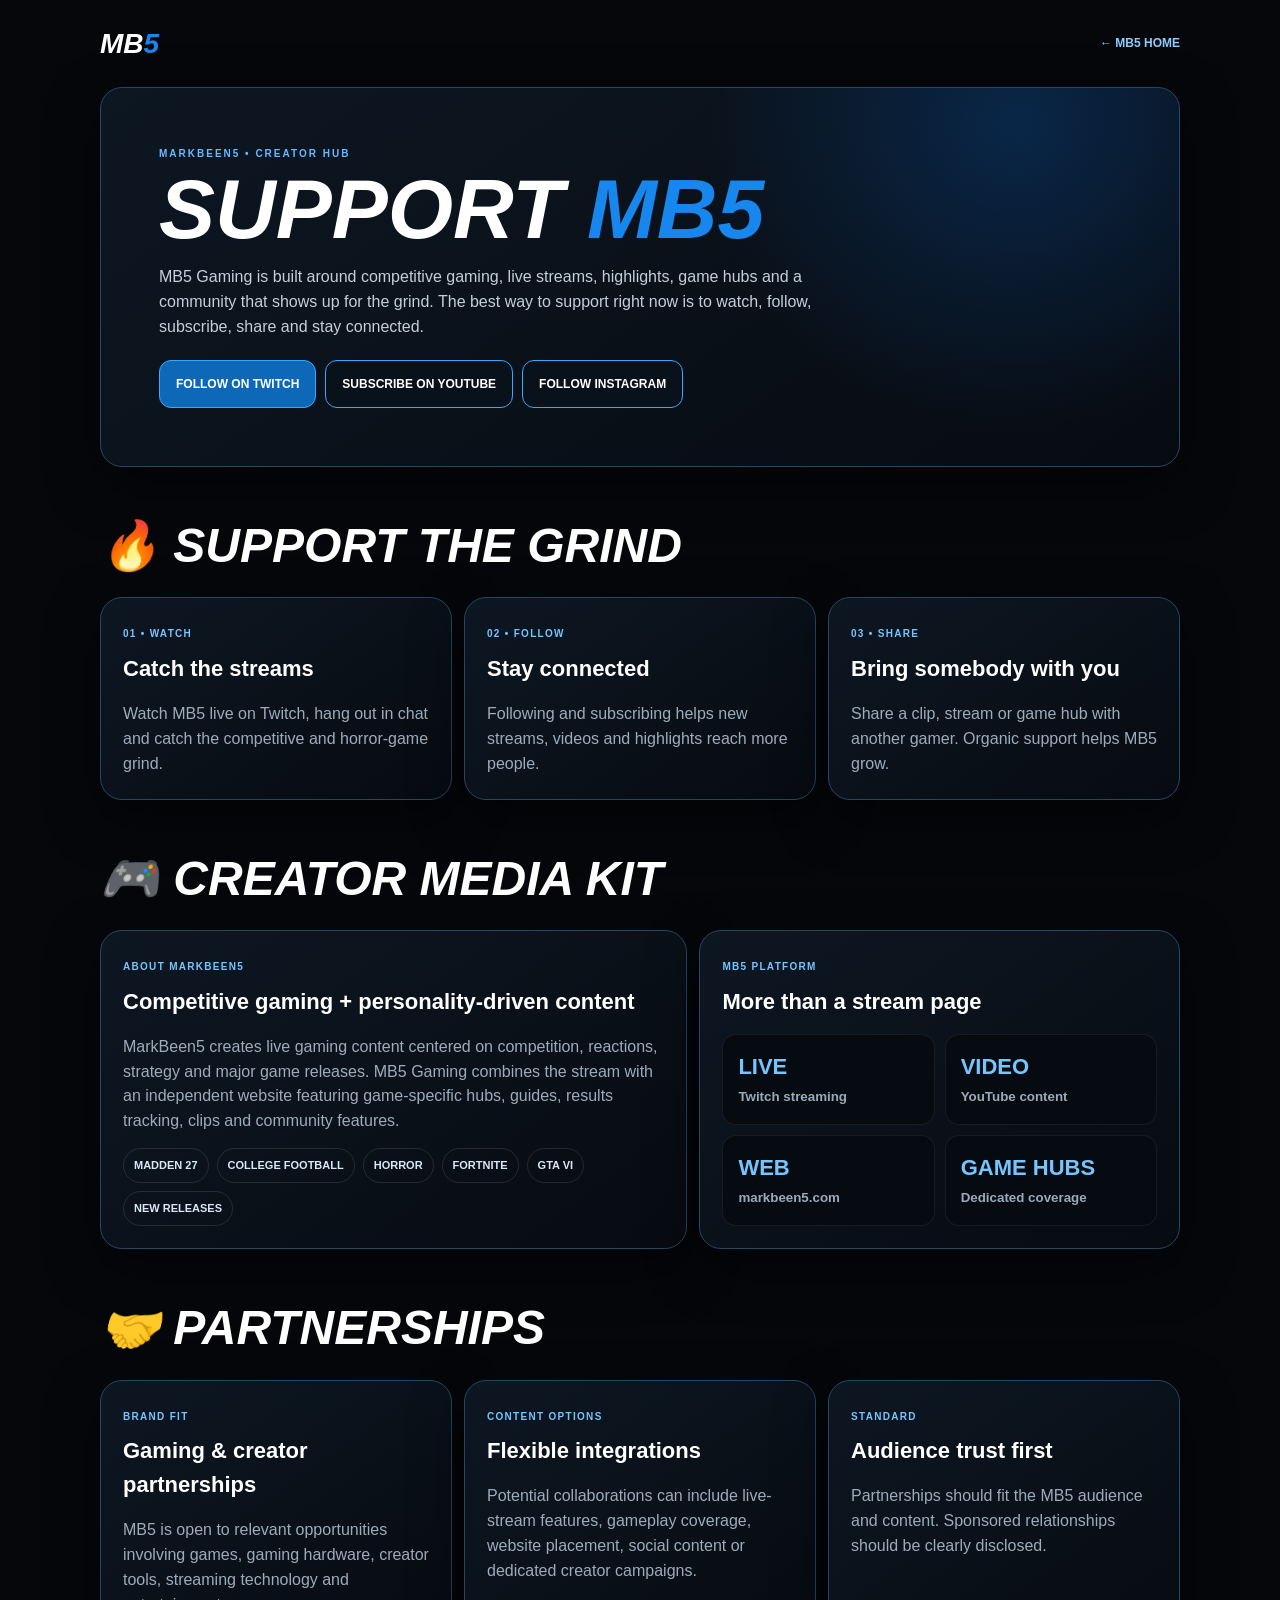
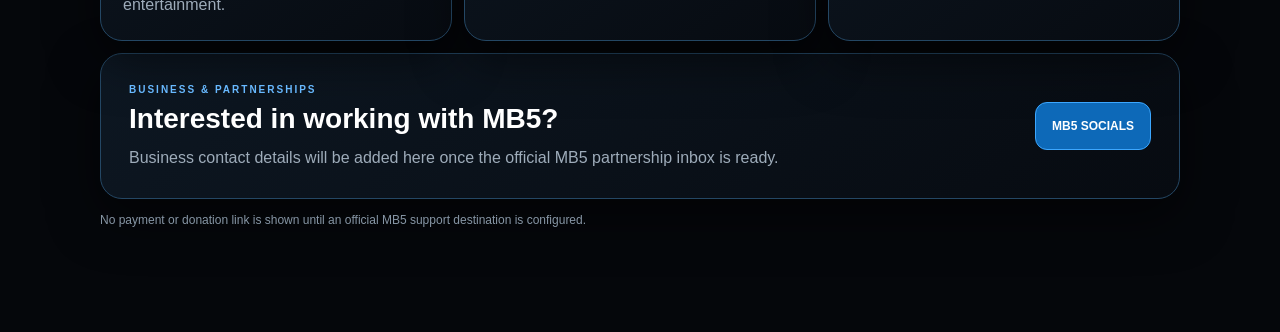
<file: public/support.html>
<!doctype html><html lang="en"><head><meta charset="utf-8"><meta name="viewport" content="width=device-width,initial-scale=1,viewport-fit=cover"><title>MarkBeen5 Support & Creator Media Kit | MB5 Gaming</title><meta name="description" content="Support MarkBeen5 and explore the official MB5 Gaming creator media kit, platforms, gaming content and partnership opportunities."><meta name="robots" content="index,follow,max-image-preview:large"><meta name="author" content="MarkBeen5"><meta name="theme-color" content="#05070b"><link rel="canonical" href="https://markbeen5.com/support.html"><meta property="og:type" content="website"><meta property="og:site_name" content="MB5 Gaming"><meta property="og:title" content="MarkBeen5 Support & Creator Media Kit"><meta property="og:description" content="Support the MB5 grind and explore creator partnership opportunities with MarkBeen5."><meta property="og:url" content="https://markbeen5.com/support.html"><meta property="og:image" content="https://markbeen5.com/markbeen5-doomsday-hero.jpg"><meta property="og:image:alt" content="MarkBeen5 MB5 Gaming"><meta name="twitter:card" content="summary_large_image"><meta name="twitter:title" content="MarkBeen5 Support & Creator Media Kit"><meta name="twitter:description" content="Support the MB5 grind and explore creator partnership opportunities with MarkBeen5."><meta name="twitter:image" content="https://markbeen5.com/markbeen5-doomsday-hero.jpg"><style>*{box-sizing:border-box}html{scroll-behavior:smooth}body{margin:0;background:#05070b;color:#fff;font-family:Arial,Helvetica,sans-serif;line-height:1.55}.wrap{width:min(1080px,calc(100% - 28px));margin:auto;padding:22px 0 calc(90px + env(safe-area-inset-bottom))}.top{display:flex;align-items:center;justify-content:space-between}.brand{font-size:28px;font-weight:900;font-style:italic}.brand span,.blue{color:#1787ee}.back{font-size:12px;font-weight:900;color:#8dcbff}.hero,.card,.cta{border:1px solid #244764;border-radius:22px;background:linear-gradient(145deg,#0d1722,#070b11);box-shadow:0 18px 50px #0008}.hero{margin-top:22px;padding:clamp(26px,6vw,58px);background:radial-gradient(circle at 85% 10%,#087cff35,transparent 32%),linear-gradient(145deg,#0d1722,#070b11)}.kicker{font-size:10px;font-weight:900;letter-spacing:.2em;color:#68b9ff}.hero h1{font-size:clamp(44px,9vw,84px);font-style:italic;line-height:.9;margin:10px 0 18px}.hero p{max-width:720px;color:#c4cfda}.buttons{display:flex;gap:9px;flex-wrap:wrap;margin-top:20px}.btn{display:inline-flex;align-items:center;justify-content:center;min-height:48px;padding:11px 16px;border-radius:12px;border:1px solid #3ca7ff;background:#0d69b8;color:#fff;font-size:12px;font-weight:900}.btn.alt{background:#09111a}.title{font-size:clamp(30px,6vw,48px);font-style:italic;margin:42px 0 14px}.grid{display:grid;grid-template-columns:repeat(3,1fr);gap:12px}.card{padding:22px}.card span{font-size:10px;font-weight:900;letter-spacing:.13em;color:#75c5ff}.card h3{margin:7px 0;font-size:22px}.card p{color:#9eacba;margin-bottom:0}.media{grid-template-columns:1.1fr .9fr}.facts{display:grid;grid-template-columns:repeat(2,1fr);gap:10px;margin-top:15px}.fact{padding:15px;border-radius:14px;background:#060b11;border:1px solid #ffffff12}.fact strong{display:block;font-size:22px;color:#75c5ff}.fact small{color:#9baaba;font-weight:800}.games{display:flex;gap:8px;flex-wrap:wrap;margin-top:14px}.games b{padding:8px 10px;border:1px solid #ffffff1c;border-radius:999px;font-size:11px;color:#d9e8f5}.cta{padding:28px;margin-top:12px;display:flex;align-items:center;justify-content:space-between;gap:22px}.cta h3{font-size:28px;margin:0 0 5px}.cta p{margin:0;color:#9eacba}.note{font-size:12px;color:#8796a5;margin-top:12px}a{text-decoration:none;color:inherit}@media(max-width:760px){.grid,.media,.facts{grid-template-columns:1fr}.hero{padding:30px 20px}.buttons .btn{width:100%}.cta{align-items:flex-start;flex-direction:column}.cta .btn{width:100%}.card{padding:19px}.title{margin-top:34px}}</style></head><body><main class="wrap"><div class="top"><a class="brand" href="index.html">MB<span>5</span></a><a class="back" href="index.html">← MB5 HOME</a></div><section class="hero"><div class="kicker">MARKBEEN5 • CREATOR HUB</div><h1>SUPPORT <span class="blue">MB5</span></h1><p>MB5 Gaming is built around competitive gaming, live streams, highlights, game hubs and a community that shows up for the grind. The best way to support right now is to watch, follow, subscribe, share and stay connected.</p><div class="buttons"><a class="btn" href="https://www.twitch.tv/markbeen5" target="_blank" rel="noopener">FOLLOW ON TWITCH</a><a class="btn alt" href="https://www.youtube.com/@markBeen5" target="_blank" rel="noopener">SUBSCRIBE ON YOUTUBE</a><a class="btn alt" href="https://www.instagram.com/markbeen5/" target="_blank" rel="noopener">FOLLOW INSTAGRAM</a></div></section><h2 class="title">🔥 SUPPORT THE GRIND</h2><section class="grid"><article class="card"><span>01 • WATCH</span><h3>Catch the streams</h3><p>Watch MB5 live on Twitch, hang out in chat and catch the competitive and horror-game grind.</p></article><article class="card"><span>02 • FOLLOW</span><h3>Stay connected</h3><p>Following and subscribing helps new streams, videos and highlights reach more people.</p></article><article class="card"><span>03 • SHARE</span><h3>Bring somebody with you</h3><p>Share a clip, stream or game hub with another gamer. Organic support helps MB5 grow.</p></article></section><h2 class="title">🎮 CREATOR MEDIA KIT</h2><section class="grid media"><article class="card"><span>ABOUT MARKBEEN5</span><h3>Competitive gaming + personality-driven content</h3><p>MarkBeen5 creates live gaming content centered on competition, reactions, strategy and major game releases. MB5 Gaming combines the stream with an independent website featuring game-specific hubs, guides, results tracking, clips and community features.</p><div class="games"><b>MADDEN 27</b><b>COLLEGE FOOTBALL</b><b>HORROR</b><b>FORTNITE</b><b>GTA VI</b><b>NEW RELEASES</b></div></article><article class="card"><span>MB5 PLATFORM</span><h3>More than a stream page</h3><div class="facts"><div class="fact"><strong>LIVE</strong><small>Twitch streaming</small></div><div class="fact"><strong>VIDEO</strong><small>YouTube content</small></div><div class="fact"><strong>WEB</strong><small>markbeen5.com</small></div><div class="fact"><strong>GAME HUBS</strong><small>Dedicated coverage</small></div></div></article></section><h2 class="title">🤝 PARTNERSHIPS</h2><section class="grid"><article class="card"><span>BRAND FIT</span><h3>Gaming & creator partnerships</h3><p>MB5 is open to relevant opportunities involving games, gaming hardware, creator tools, streaming technology and entertainment.</p></article><article class="card"><span>CONTENT OPTIONS</span><h3>Flexible integrations</h3><p>Potential collaborations can include live-stream features, gameplay coverage, website placement, social content or dedicated creator campaigns.</p></article><article class="card"><span>STANDARD</span><h3>Audience trust first</h3><p>Partnerships should fit the MB5 audience and content. Sponsored relationships should be clearly disclosed.</p></article></section><section class="cta"><div><div class="kicker">BUSINESS & PARTNERSHIPS</div><h3>Interested in working with MB5?</h3><p>Business contact details will be added here once the official MB5 partnership inbox is ready.</p></div><a class="btn" href="index.html#about">MB5 SOCIALS</a></section><p class="note">No payment or donation link is shown until an official MB5 support destination is configured.</p></main></body></html>
</file>
<file: public/style.css>
:root{--bg:#050608;--p:#0d1219;--l:#1b3854;--b:#087cff;--m:#9eabb9}*{box-sizing:border-box}html{scroll-behavior:smooth}body{margin:0;background:radial-gradient(circle at top,#0b2945,#050608 40%);color:#f5f8fc;font:16px Arial}a{text-decoration:none;color:inherit}nav{position:sticky;top:0;z-index:20;background:#050608ee;border-bottom:1px solid var(--l);padding:15px 5%;display:flex;gap:22px;align-items:center;backdrop-filter:blur(10px)}nav b{font-size:28px;font-style:italic;margin-right:auto}nav b span,h1 span,h2 span{color:var(--b)}nav a{font-size:12px;font-weight:bold}header{position:relative;min-height:min(780px,92vh);padding:110px 6% 80px;display:flex;align-items:flex-end;overflow:hidden;background-image:linear-gradient(90deg,rgba(5,6,8,.96) 0%,rgba(5,6,8,.72) 32%,rgba(5,6,8,.28) 62%,rgba(5,6,8,.12) 100%),linear-gradient(0deg,rgba(5,6,8,.92) 0%,rgba(5,6,8,.08) 42%),url('dr%20doom%20winnemucca.png');background-position:center;background-size:cover;background-repeat:no-repeat;border-bottom:1px solid #143c63}header:after{content:"";position:absolute;inset:0;pointer-events:none;background:radial-gradient(circle at 70% 35%,transparent 0 28%,rgba(0,0,0,.18) 65%,rgba(0,0,0,.55) 100%)}header>div{position:relative;z-index:2;max-width:720px;text-shadow:0 2px 18px #000}header small{font-weight:900;letter-spacing:.28em;color:#8dc8ff}header h1{font-size:clamp(58px,10vw,120px);line-height:.9;margin:12px 0 18px;font-style:italic}header p{max-width:650px;color:#e4edf7;font-size:19px;line-height:1.5}.btn{display:inline-block;border:1px solid var(--b);background:#087cff22;color:#fff;border-radius:8px;padding:12px 16px;font-weight:bold;cursor:pointer;margin:6px 6px 0 0}.btn:hover{background:var(--b);box-shadow:0 0 24px #087cff66}section{max-width:1400px;margin:auto;padding:60px 5%}.section-note{margin-top:-8px;color:var(--m)}.section-kicker{font-size:11px;font-weight:900;letter-spacing:.22em;color:#68b4ff;margin-bottom:8px}.cards{display:grid;grid-template-columns:repeat(3,1fr);gap:16px}.cards article,.clip,.play,.schedule,.social a{background:linear-gradient(145deg,#101722,#080b10);border:1px solid var(--l);border-radius:12px;padding:22px}.clip:hover,.play:hover,.social a:hover{border-color:var(--b)}.game-grid{display:grid;grid-template-columns:repeat(3,minmax(0,1fr));gap:18px;margin-top:28px}.game-card{position:relative;min-height:300px;padding:28px;border:1px solid #22384d;border-radius:16px;overflow:hidden;background:radial-gradient(circle at 90% 10%,rgba(8,124,255,.22),transparent 34%),linear-gradient(145deg,#101722,#07090d);box-shadow:0 18px 45px #0007;display:flex;flex-direction:column}.game-card h3{position:relative;z-index:2;margin:12px 0 10px;font-size:clamp(26px,3.2vw,42px);line-height:.98;font-style:italic}.game-card p{position:relative;z-index:2;color:#c8d1dc;line-height:1.55;margin:0 0 18px}.game-number{position:absolute;right:20px;top:15px;font-size:64px;font-weight:900;font-style:italic;color:#ffffff09;line-height:1}.game-label{position:relative;z-index:2;font-size:11px;font-weight:900;letter-spacing:.18em;color:#7ec0ff}.game-chips{position:relative;z-index:2;display:flex;gap:7px;flex-wrap:wrap;margin-top:auto;margin-bottom:18px}.game-chips span{border:1px solid #ffffff1d;background:#05060899;border-radius:999px;padding:6px 9px;font-size:10px;font-weight:900;letter-spacing:.06em;color:#dfeaf5}.game-link{position:relative;z-index:2;font-size:12px;font-weight:900;letter-spacing:.08em;color:#7ec0ff}.game-card.halloween,.game-card.dbd{border-color:#512222}.video-grid{display:grid;grid-template-columns:repeat(3,1fr);gap:18px}.youtube-card,.video-status{background:linear-gradient(145deg,#101722,#080b10);border:1px solid var(--l);border-radius:14px;overflow:hidden}.thumb-wrap{position:relative;aspect-ratio:16/9;background:#030405;overflow:hidden}.thumb-wrap img{width:100%;height:100%;object-fit:cover;display:block}.video-badge,.duration{position:absolute;bottom:9px;background:#050608e8;border:1px solid #ffffff22;border-radius:6px;padding:5px 8px;font-size:11px;font-weight:900}.video-badge{left:9px;color:#8dc8ff}.duration{right:9px}.video-info{padding:15px 16px 17px}.video-info h3{margin:0 0 8px;font-size:16px}.video-info p{margin:0;color:var(--m);font-size:13px}.video-status{padding:22px;grid-column:1/-1}.tabs{display:flex;gap:8px;flex-wrap:wrap;margin-bottom:15px}.tabs button{background:#0b1017;color:#fff;border:1px solid var(--l);padding:9px 12px;border-radius:7px}.tabs button.active{background:var(--b)}#scheduleGrid{display:grid}.schedule{display:flex;justify-content:space-between;border-radius:0}.stats{display:grid;grid-template-columns:repeat(4,1fr);gap:12px}.stat{background:#0a0f15;border:1px solid var(--l);padding:20px;text-align:center;border-radius:10px}.stat b{font-size:30px;color:#68b4ff;display:block}.social{display:flex;gap:12px;flex-wrap:wrap}.social a{font-weight:bold}footer{text-align:center;padding:35px;border-top:1px solid var(--l);color:#748396}
/* MB5 homepage polish */#coming-soon{scroll-margin-top:90px}#coming-soon>.halloween-hq{transition:border-color .2s ease,transform .2s ease,box-shadow .2s ease}#coming-soon>.halloween-hq:hover{transform:translateY(-2px)}#coming-soon>div[style],#madden{display:none!important}.mobile-quick{box-shadow:0 -12px 35px #000b}.mobile-quick a{min-height:48px;display:flex;align-items:center;justify-content:center}.site-nav{box-shadow:0 8px 25px #0007}
.featured-hubs{padding-top:20px;padding-bottom:20px}.featured-hubs>h2{font-size:clamp(38px,7vw,66px);font-style:italic;line-height:.92;margin:6px 0 12px}.featured-hub-grid{display:grid;grid-template-columns:repeat(2,minmax(0,1fr));gap:16px;margin-top:24px}.featured-hub-card{position:relative;overflow:hidden;min-height:360px;padding:28px;border-radius:24px;border:1px solid #26425c;box-shadow:0 20px 55px #0008;display:flex;flex-direction:column;background:#08111b}.featured-hub-card:after{content:"";position:absolute;inset:auto -30px -65px auto;width:190px;height:190px;border-radius:50%;border:1px solid #ffffff10;box-shadow:0 0 0 28px #ffffff04,0 0 0 56px #ffffff03;pointer-events:none}.featured-hub-card.gta{background:radial-gradient(circle at 88% 12%,rgba(255,79,165,.28),transparent 34%),linear-gradient(145deg,#1b0e2d,#0b1020 60%,#0a2930);border-color:#ff4fa56e}.featured-hub-card.madden{background:radial-gradient(circle at 88% 12%,rgba(8,124,255,.28),transparent 34%),linear-gradient(145deg,#0a1a2b,#07101a);border-color:#1689e96e}.featured-hub-top{display:flex;justify-content:space-between;gap:10px;align-items:center}.featured-hub-label,.featured-hub-status{font-size:10px;font-weight:900;letter-spacing:.14em}.featured-hub-label{color:#86c9ff}.gta .featured-hub-label{color:#72f5e8}.featured-hub-status{border:1px solid #ffffff28;border-radius:999px;padding:6px 9px;color:#fff}.featured-hub-card h3{position:relative;z-index:1;font-size:clamp(34px,5vw,58px);line-height:.9;font-style:italic;margin:28px 0 16px;max-width:650px}.featured-hub-card h3 em{font-style:italic;color:#69b8ff}.featured-hub-card.gta h3 em{color:#ff67b5}.featured-hub-card p{position:relative;z-index:1;color:#c8d4df;line-height:1.55;max-width:700px}.featured-hub-tags{position:relative;z-index:1;display:flex;flex-wrap:wrap;gap:7px;margin:auto 0 18px}.featured-hub-tags span{border:1px solid #ffffff20;border-radius:999px;padding:7px 10px;font-size:9px;font-weight:900;letter-spacing:.08em;background:#05080d77}.featured-hub-link{position:relative;z-index:1;display:inline-flex;align-items:center;justify-content:center;min-height:50px;border-radius:13px;border:1px solid #2e88cc;background:#0a1724;color:#fff;font-size:11px;font-weight:900;letter-spacing:.08em}.gta .featured-hub-link{border-color:#ff4fa58a;background:linear-gradient(90deg,#ff3e9d33,#8c43ff33)}.featured-hub-link:hover{transform:translateY(-1px);box-shadow:0 10px 24px #0006}.featured-hub-card,.featured-hub-link{transition:transform .2s ease,border-color .2s ease,box-shadow .2s ease}.featured-hub-card:hover{transform:translateY(-2px)}
@media(max-width:1100px){.game-grid{grid-template-columns:repeat(2,minmax(0,1fr))}}@media(max-width:1000px){.video-grid{grid-template-columns:repeat(2,1fr)}}@media(max-width:800px){nav a{display:none}.cards,.video-grid,.game-grid,.featured-hub-grid{grid-template-columns:1fr}.stats{grid-template-columns:repeat(2,1fr)}header{min-height:650px;padding:90px 6% 55px;background-position:62% center}header p{font-size:16px}.game-card{min-height:270px;padding:24px}section{padding:46px 18px}#coming-soon{padding-left:14px;padding-right:14px}#coming-soon>.halloween-hq{border-radius:20px!important}.tabs{display:flex;flex-wrap:nowrap;overflow-x:auto;padding-bottom:6px;-webkit-overflow-scrolling:touch}.tabs button{white-space:nowrap;min-height:44px}.mobile-quick{padding-bottom:env(safe-area-inset-bottom)}.featured-hubs{padding:28px 14px 34px}.featured-hubs>h2{font-size:38px}.featured-hub-grid{gap:12px;margin-top:18px}.featured-hub-card{min-height:330px;padding:22px 18px;border-radius:20px}.featured-hub-card h3{font-size:clamp(35px,11vw,48px);margin:22px 0 14px}.featured-hub-card.madden h3{font-size:clamp(32px,9.6vw,42px);line-height:.92}.featured-hub-card p{font-size:14px}.featured-hub-link{min-height:54px}.featured-hub-top{align-items:flex-start}.featured-hub-status{font-size:8px;white-space:nowrap}main>section:has(>.stats){padding-bottom:22px}#visitor-wall{padding-top:26px}}@media(max-width:390px){.featured-hub-card.madden h3{font-size:31px}}@media(prefers-reduced-motion:reduce){#coming-soon>.halloween-hq,.featured-hub-card,.featured-hub-link{transition:none}}

/* Doctor Doom homepage theme: Latverian green, gunmetal and silver. Hub pages remain unchanged. */
:root{--l:#456c53;--b:#49b96b;--m:#b4c3b8}
body{background:radial-gradient(circle at top,#173d2a,#080d0b 44%)}
nav{background:#07110deb}
header{border-bottom-color:#4b8b60}
header small,.section-kicker,.game-label,.game-link,.video-badge,.stat b,.featured-hub-label,.featured-hub-card h3 em{color:#8ddaa3}
.btn{background:#2d82452b;border-color:#67bc80;color:#f1f5f1}
.btn:hover{background:#347d4a;box-shadow:0 0 24px #49b96b66}
.cards article,.clip,.play,.schedule,.social a,.youtube-card,.video-status{background:linear-gradient(145deg,#15221b,#0a100d);border-color:#456c53}
.game-card{border-color:#456c53;background:radial-gradient(circle at 90% 10%,rgba(73,185,107,.18),transparent 34%),linear-gradient(145deg,#15221b,#080d0a)}
.game-chips span,.video-badge,.duration,.featured-hub-tags span,.featured-hub-status{border-color:#78938377}
.tabs button{background:#122019;border-color:#456c53}.tabs button.active{background:#347d4a}
.stat{background:#111c16;border-color:#456c53}
.featured-hub-card{border-color:#456c53}.featured-hub-link{border-color:#69b781;background:#13261a}
/* Preserve game-specific Halloween, GTA and Madden artwork and palettes inside their hubs. */
</file>
<file: public/mobile.css>
html{scroll-padding-top:88px}body.nav-open{overflow:hidden}.site-nav{position:sticky;top:0;z-index:40;background:#050608f2;border-bottom:1px solid var(--l);padding:14px 5%;display:flex;align-items:center;gap:18px;backdrop-filter:blur(14px)}.nav-brand{display:block;font-size:28px;font-weight:900;font-style:italic;margin-right:auto;letter-spacing:-.04em}.nav-brand span{color:var(--b)}.nav-links{display:flex;align-items:center;gap:18px}.nav-links a{font-size:12px;font-weight:900;letter-spacing:.04em;white-space:nowrap}.nav-links a:hover{color:#7fc1ff}.menu-toggle{display:none;width:44px;height:44px;border:1px solid #29445e;border-radius:10px;background:#0b1118;color:#fff;align-items:center;justify-content:center;cursor:pointer}.menu-toggle span,.menu-toggle:before,.menu-toggle:after{content:"";display:block;width:20px;height:2px;background:currentColor;border-radius:2px;transition:.2s}.menu-toggle span{margin:5px 0}.menu-toggle.active span{opacity:0}.menu-toggle.active:before{transform:translateY(7px) rotate(45deg)}.menu-toggle.active:after{transform:translateY(-7px) rotate(-45deg)}.mobile-nav-shade{display:none}.mobile-quick{display:none}.section-anchor{scroll-margin-top:90px}a:focus-visible,button:focus-visible{outline:3px solid #7fc1ff;outline-offset:3px}@media(max-width:1050px){.site-nav{padding:12px 4%}.nav-links{gap:12px}.nav-links a{font-size:11px}}@media(max-width:800px){html{scroll-padding-top:72px}.site-nav{padding:10px 16px;min-height:64px}.nav-brand{display:block!important;font-size:25px}.menu-toggle{display:flex;flex-direction:column}.nav-links{position:fixed;top:64px;right:0;width:min(84vw,340px);height:calc(100dvh - 64px);padding:8px 14px;background:linear-gradient(180deg,#0b1118,#050608);border-left:1px solid #1f3b57;display:flex!important;flex-direction:column;align-items:stretch;gap:0;transform:translateX(105%);transition:transform .22s ease;box-shadow:-20px 0 50px #0009;overflow:auto}.nav-links.open{transform:translateX(0)}.nav-links a{display:flex!important;align-items:center;padding:5px 12px;border-radius:9px;border:1px solid transparent;font-size:12px;line-height:1.1;min-height:32px}.nav-links a:hover,.nav-links a:focus{background:#0e1b28;border-color:#204b72}.nav-links .admin-link{margin-top:3px;border-color:#244f75;background:#0a1a29}.mobile-nav-shade{position:fixed;z-index:35;inset:64px 0 0;background:#0009;backdrop-filter:blur(2px)}.mobile-nav-shade.show{display:block}.mobile-quick{position:sticky;z-index:30;left:auto;right:auto;bottom:max(8px,env(safe-area-inset-bottom));margin:18px 0 0;display:grid;grid-template-columns:repeat(3,1fr);gap:8px;padding:8px;border:1px solid #1c3b57;background:#06090df2;border-radius:14px;backdrop-filter:blur(14px);box-shadow:0 10px 35px #000b}.mobile-quick a{display:flex;align-items:center;justify-content:center;min-height:52px;border-radius:9px;background:#0c151f;border:1px solid #1b3854;font-size:10px;font-weight:900;letter-spacing:.06em}.mobile-quick a:first-child{border-color:#b12838;background:#330b11}.mobile-quick a:hover{border-color:#087cff}body{padding-bottom:calc(28px + env(safe-area-inset-bottom))}section{padding:46px 18px}.section-kicker{font-size:10px;letter-spacing:.18em}header{min-height:620px;padding:62px 18px 126px}header h1{font-size:clamp(48px,16vw,72px)}header p{line-height:1.45;margin-bottom:10px}header>div{max-width:100%}header .btn{width:100%;min-height:50px;display:flex;align-items:center;justify-content:center;text-align:center;margin:6px 0 0;padding:11px 16px}.live-section{padding-left:14px;padding-right:14px;padding-bottom:24px}.live-top{align-items:flex-start!important;gap:10px;margin-bottom:12px}.live-meta{grid-template-columns:1fr 1fr!important}.live-meta>div{padding:11px 14px}.live-meta>div:first-child{grid-column:1/-1;border-right:0!important;border-bottom:1px solid #1b3854}.live-meta>div:nth-child(2){border-right:1px solid #1b3854}.live-stage{grid-template-columns:1fr!important}.player-shell{min-height:0!important;aspect-ratio:16/9}.chat-shell{min-height:300px!important;max-height:300px!important;margin-bottom:0}.chat-shell iframe{min-height:256px!important}.offline-overlay{padding:14px}.offline-overlay h3{font-size:clamp(28px,9vw,42px);margin:8px 0 4px}.offline-overlay p{font-size:14px;line-height:1.35;margin-bottom:10px}.offline-icon{width:52px;height:52px;font-size:18px;border-radius:15px}.live-footer{margin-bottom:0}.game-grid,.video-grid,.stats{gap:12px}.game-card{min-height:240px;padding:21px}.youtube-card img{aspect-ratio:16/9;object-fit:cover}.schedule{gap:14px;align-items:flex-start}.schedule b{max-width:52%}.social-grid{grid-template-columns:1fr!important}.social-section{padding-bottom:calc(58px + env(safe-area-inset-bottom))}.coming-content{padding-left:20px;padding-right:20px}.tabs{overflow-x:auto;flex-wrap:nowrap;padding-bottom:5px}.tabs button{white-space:nowrap;min-height:44px}footer{padding:28px 18px calc(44px + env(safe-area-inset-bottom))}}@media(max-width:430px){.mobile-quick{bottom:max(6px,env(safe-area-inset-bottom));margin-top:14px}.site-nav{padding-left:12px;padding-right:12px}header{padding-top:54px;padding-bottom:132px}header h1{font-size:clamp(46px,15.5vw,66px)}header .btn{min-height:48px;margin-top:5px}section{padding-left:14px;padding-right:14px}.live-section{padding-bottom:20px}.chat-shell{min-height:288px!important;max-height:288px!important}.chat-shell iframe{min-height:244px!important}.stats{grid-template-columns:1fr 1fr}.stat{padding:16px 10px}.stat b{font-size:26px}}@media(prefers-reduced-motion:reduce){html{scroll-behavior:auto}.menu-toggle span,.menu-toggle:before,.menu-toggle:after,.nav-links{transition:none!important}.game-card,.youtube-card{transition:none!important}}
</file>
<file: public/playbook.css>
.playbook-page{background:#05070b;color:#fff}.playbook-nav-links{display:flex}.playbook-nav-links .active{color:#44a8ff}.playbook-hero{min-height:54vh;display:flex;align-items:flex-end;padding:130px max(5vw,24px) 64px;background:radial-gradient(circle at 80% 20%,rgba(0,108,255,.22),transparent 30%),linear-gradient(180deg,#07111e 0%,#05070b 75%);border-bottom:1px solid rgba(255,255,255,.09)}.playbook-hero-copy{max-width:900px}.playbook-hero h1{font-size:clamp(3rem,8vw,7rem);line-height:.9;margin:.2em 0}.playbook-hero h1 span{color:#44a8ff}.playbook-hero p{max-width:760px;color:#b9c2d0;font-size:1.05rem;line-height:1.65}.hero-badges,.play-tag-list{display:flex;flex-wrap:wrap;gap:8px}.hero-badges span,.play-tag{border:1px solid rgba(68,168,255,.35);background:rgba(68,168,255,.08);padding:7px 10px;border-radius:999px;font-size:.72rem;font-weight:800;letter-spacing:.08em}.playbook-main{padding:34px max(5vw,24px) 70px}.hq-panel{margin:0 0 28px;padding:clamp(18px,4vw,30px);border:1px solid rgba(68,168,255,.2);border-radius:22px;background:linear-gradient(145deg,#09111c,#0b1724);box-shadow:0 18px 45px rgba(0,0,0,.2)}.hq-heading{display:flex;justify-content:space-between;gap:24px;align-items:end;margin-bottom:18px}.hq-heading h2{margin:4px 0 0;font-size:clamp(1.7rem,4vw,2.8rem);font-style:italic}.hq-heading p{max-width:520px;margin:0;color:#94a7ba}.situation-buttons{display:flex;gap:8px;flex-wrap:wrap}.situation-buttons button{border:1px solid #ffffff1f;background:#0a111b;color:#c8d4df;padding:11px 13px;border-radius:999px;font-weight:900;cursor:pointer}.situation-buttons button.active{background:#1683e6;border-color:#58b4ff;color:#fff}.callout{margin-top:16px;padding:22px;border-radius:17px;background:#050a10;border:1px solid #44a8ff55}.callout span,.coverage-grid span,.favorite-grid span,.gameplan-flow span{font-size:.68rem;letter-spacing:.13em;font-weight:900;color:#75c5ff}.callout h3{font-size:clamp(1.6rem,4vw,2.3rem);margin:5px 0}.callout p{color:#c3ced9;margin-bottom:0}.coverage-grid{display:grid;grid-template-columns:repeat(5,1fr);gap:10px}.coverage-grid article,.favorite-grid article,.gameplan-flow article{padding:18px;border:1px solid #ffffff14;border-radius:16px;background:#070d15}.coverage-grid h3,.favorite-grid h3,.gameplan-flow h3{margin:7px 0;font-size:1.05rem}.coverage-grid p,.favorite-grid p,.gameplan-flow p{font-size:.84rem;color:#9eacba;margin:0}.gameplan-flow{display:grid;grid-template-columns:repeat(4,1fr);gap:10px}.gameplan-flow b{display:block;font-size:2rem;color:#44a8ff}.favorite-grid{display:grid;grid-template-columns:repeat(4,1fr);gap:10px}.favorite-empty{grid-column:1/-1;padding:22px;border:1px dashed #ffffff22;border-radius:14px;text-align:center;color:#8798a9}.playbook-tools{position:sticky;top:72px;z-index:5;background:rgba(5,7,11,.94);backdrop-filter:blur(14px);border:1px solid rgba(255,255,255,.08);border-radius:18px;padding:18px;margin-bottom:28px}.playbook-search{display:block}.playbook-search span{display:block;font-size:.72rem;font-weight:900;letter-spacing:.12em;color:#8ba2bd;margin-bottom:7px}.playbook-search input{width:100%;box-sizing:border-box;background:#0b111b;color:#fff;border:1px solid rgba(255,255,255,.12);border-radius:12px;padding:14px 15px;font-size:1rem}.playbook-filters{display:flex;flex-wrap:wrap;gap:8px;margin-top:13px}.playbook-filters button{background:#0c131f;color:#c9d4e0;border:1px solid rgba(255,255,255,.1);border-radius:999px;padding:9px 12px;font-weight:800;cursor:pointer}.playbook-filters button.active{background:#1683e6;color:#fff;border-color:#44a8ff}.playbook-count{margin-top:13px;color:#8fa0b4;font-size:.85rem}.playbook-count strong{color:#fff}.playbook-grid{display:grid;grid-template-columns:repeat(3,minmax(0,1fr));gap:18px}.play-card{background:linear-gradient(180deg,#0d1624,#080d14);border:1px solid rgba(255,255,255,.09);border-radius:18px;overflow:hidden;box-shadow:0 18px 45px rgba(0,0,0,.18)}.play-card-head{padding:18px 18px 12px;position:relative}.fav-star{position:absolute;right:13px;top:13px;width:42px;height:42px;border-radius:50%;border:1px solid #44a8ff55;background:#07101a;color:#ffd65a;font-size:1.5rem;cursor:pointer}.play-index{font-size:.72rem;color:#44a8ff;font-weight:900;letter-spacing:.12em}.play-card h2{font-size:1.3rem;margin:8px 46px 5px 0}.play-type{color:#8ea0b5;font-size:.8rem;text-transform:uppercase;letter-spacing:.08em}.play-diagram{height:150px;margin:4px 14px 14px;border-radius:12px;background:linear-gradient(90deg,transparent 49%,rgba(255,255,255,.06) 50%,transparent 51%),repeating-linear-gradient(0deg,#0a121c 0,#0a121c 29px,#17202b 30px);position:relative;overflow:hidden;border:1px solid rgba(255,255,255,.06)}.route{position:absolute;height:3px;background:#f4cf42;transform-origin:left center;border-radius:999px}.route:after{content:"";position:absolute;right:-1px;top:-4px;border-left:8px solid #f4cf42;border-top:5px solid transparent;border-bottom:5px solid transparent}.route.blue{background:#44a8ff}.route.blue:after{border-left-color:#44a8ff}.route.red{background:#ff5e5e}.route.red:after{border-left-color:#ff5e5e}.player-dot{position:absolute;width:10px;height:10px;border-radius:50%;background:#fff;bottom:22px}.play-card-body{padding:0 18px 18px}.play-note{color:#c0cad6;line-height:1.55;min-height:48px}.play-tag-list{margin-top:14px}.play-tag{font-size:.65rem;padding:5px 8px;color:#cae6ff}.playbook-empty{padding:50px;text-align:center;border:1px dashed rgba(255,255,255,.15);border-radius:16px;color:#93a4b5}.playbook-legend{margin-top:34px;padding:24px;border:1px solid rgba(255,255,255,.08);border-radius:18px;display:flex;align-items:center;justify-content:space-between;gap:24px;background:#09101a}.playbook-legend p{max-width:780px;color:#9eabba;line-height:1.6;margin-bottom:0}@media(max-width:960px){.playbook-grid{grid-template-columns:repeat(2,minmax(0,1fr))}.coverage-grid{grid-template-columns:repeat(2,1fr)}.gameplan-flow,.favorite-grid{grid-template-columns:repeat(2,1fr)}}@media(max-width:650px){.playbook-nav-links{display:flex;gap:10px;overflow:auto;padding-right:12px}.playbook-nav-links a{font-size:.72rem;white-space:nowrap}.playbook-hero{min-height:42vh;padding:105px 18px 40px}.playbook-main{padding-left:14px;padding-right:14px;padding-bottom:calc(90px + env(safe-area-inset-bottom))}.playbook-grid,.coverage-grid,.gameplan-flow,.favorite-grid{grid-template-columns:1fr}.hq-heading{align-items:flex-start;flex-direction:column;gap:8px}.situation-buttons{display:grid;grid-template-columns:repeat(2,1fr)}.situation-buttons button{min-height:46px}.playbook-tools{top:58px}.playbook-legend{align-items:flex-start;flex-direction:column}.play-diagram{height:135px}.fav-star{width:44px;height:44px}}@media(prefers-reduced-motion:reduce){*{scroll-behavior:auto!important;transition:none!important}}
</file>
<file: public/offense-script.css>
.offense-script{margin-bottom:42px}.script-heading{display:flex;align-items:end;justify-content:space-between;gap:28px;margin-bottom:20px}.script-heading h2{font-size:clamp(2rem,5vw,4rem);line-height:1;margin:.15em 0 0}.script-heading>p{max-width:550px;color:#9eabba;line-height:1.6;margin:0}.opening-drive{display:grid;grid-template-columns:220px 1fr;background:linear-gradient(135deg,#0a5ca6,#0b2037);border:1px solid rgba(68,168,255,.55);border-radius:20px;overflow:hidden;margin-bottom:20px;box-shadow:0 22px 55px rgba(0,68,135,.22)}.opening-drive-title{padding:25px;display:flex;flex-direction:column;justify-content:center;border-right:1px solid rgba(255,255,255,.15)}.opening-drive-title span,.script-label,.script-block>span{font-size:.7rem;letter-spacing:.13em;font-weight:900;color:#87c9ff}.opening-drive-title strong{font-size:1.4rem;line-height:1.05;margin-top:8px}.opening-drive ol{list-style:none;padding:18px;margin:0;display:grid;grid-template-columns:repeat(4,minmax(0,1fr));gap:10px}.opening-drive li{background:rgba(3,12,23,.5);border:1px solid rgba(255,255,255,.12);border-radius:12px;padding:14px;display:flex;flex-direction:column;gap:7px}.opening-drive li span{font-size:.67rem;letter-spacing:.1em;color:#79c4ff;font-weight:900}.opening-drive li strong{font-size:.92rem;line-height:1.35}.script-grid{display:grid;grid-template-columns:repeat(2,minmax(0,1fr));gap:18px}.script-card{position:relative;overflow:hidden;background:linear-gradient(160deg,#0d1725,#070c13 72%);border:1px solid rgba(255,255,255,.1);border-radius:20px;padding:24px;box-shadow:0 18px 45px rgba(0,0,0,.2)}.script-card:before{content:"";position:absolute;inset:0 auto 0 0;width:3px;background:#1683e6}.script-number{position:absolute;right:18px;top:10px;color:rgba(68,168,255,.13);font-size:5rem;line-height:1;font-weight:950}.script-card h3{position:relative;font-size:clamp(1.55rem,3vw,2.25rem);margin:7px 0 10px;max-width:80%}.script-use{position:relative;color:#b8c4d1;line-height:1.55;margin:0 0 18px}.script-block,.script-read{position:relative;background:#080f18;border:1px solid rgba(255,255,255,.08);border-radius:13px;padding:15px;margin-top:12px}.script-block p,.script-read p{color:#c6d0dc;line-height:1.55;margin:7px 0 0}.script-block ol{margin:9px 0 0;padding-left:22px;color:#c6d0dc;line-height:1.65}.script-read strong{color:#fff;font-size:.77rem;letter-spacing:.1em}.script-tip{position:relative;margin-top:13px;padding:11px 13px;border-radius:10px;background:rgba(68,168,255,.1);color:#8dcbff;font-size:.78rem;font-weight:900;letter-spacing:.04em}.script-card-wide{grid-column:1/-1}.coverage-answers{display:grid;grid-template-columns:repeat(3,minmax(0,1fr));gap:10px;margin-top:14px}.coverage-answers>div{background:#07111d;border:1px solid rgba(68,168,255,.22);border-radius:13px;padding:16px}.coverage-answers strong{font-size:.75rem;letter-spacing:.1em;color:#62b7ff}.coverage-answers p{margin:8px 0 0;color:#fff;font-weight:800}.offense-script+.playbook-tools{margin-top:0}

@media(max-width:900px){.script-heading{align-items:flex-start;flex-direction:column}.opening-drive{grid-template-columns:1fr}.opening-drive-title{border-right:0;border-bottom:1px solid rgba(255,255,255,.15)}.opening-drive ol{grid-template-columns:repeat(2,minmax(0,1fr))}}
@media(max-width:650px){.offense-script{margin-bottom:30px}.script-grid{grid-template-columns:1fr}.script-card-wide{grid-column:auto}.opening-drive ol,.coverage-answers{grid-template-columns:1fr}.script-card{padding:20px}.script-number{font-size:4rem}.script-card h3{max-width:78%}.script-heading h2{font-size:2.25rem}}
</file>
<file: public/redzone.css>
.redzone-sheet {
  margin: 0 0 42px;
  padding: 30px;
  background:
    radial-gradient(circle at 85% 0, rgba(32, 132, 223, .16), transparent 32%),
    linear-gradient(155deg, #0c1622, #060b12 74%);
  border: 1px solid rgba(68, 168, 255, .24);
  border-radius: 24px;
  box-shadow: 0 24px 60px rgba(0, 0, 0, .24);
}

.redzone-heading {
  display: flex;
  align-items: end;
  justify-content: space-between;
  gap: 28px;
  margin-bottom: 22px;
}

.redzone-heading h2 {
  max-width: 760px;
  margin: .15em 0 0;
  font-size: clamp(2rem, 5vw, 4rem);
  line-height: .98;
}

.redzone-heading > p {
  max-width: 470px;
  margin: 0;
  color: #aebdcc;
  line-height: 1.6;
}

.yard-line-ladder {
  display: grid;
  grid-template-columns: repeat(4, minmax(0, 1fr));
  margin-bottom: 24px;
  overflow: hidden;
  border: 1px solid rgba(68, 168, 255, .3);
  border-radius: 16px;
  background: #07111b;
}

.yard-line-ladder > div {
  min-height: 92px;
  padding: 18px;
  border-right: 1px solid rgba(255, 255, 255, .09);
}

.yard-line-ladder > div:last-child { border-right: 0; }

.yard-line-ladder span,
.call-group-title span,
.call-meta {
  display: block;
  color: #67b9ff;
  font-size: .68rem;
  font-weight: 950;
  letter-spacing: .12em;
}

.yard-line-ladder strong {
  display: block;
  margin-top: 8px;
  font-size: .95rem;
  line-height: 1.35;
}

.redzone-groups {
  display: grid;
  grid-template-columns: repeat(2, minmax(0, 1fr));
  gap: 20px;
}

.call-group {
  display: grid;
  gap: 12px;
  align-content: start;
}

.call-group-title {
  padding: 6px 4px 4px;
}

.call-group-title h3 {
  margin: 5px 0 0;
  font-size: clamp(1.45rem, 3vw, 2.2rem);
}

.call-group-goal .call-group-title span,
.call-group-goal .call-meta b { color: #f5b642; }

.call-card {
  padding: 18px;
  background: rgba(3, 10, 17, .78);
  border: 1px solid rgba(255, 255, 255, .09);
  border-left: 3px solid #1683e6;
  border-radius: 14px;
}

.call-group-goal .call-card { border-left-color: #f2a91d; }

.call-meta {
  display: flex;
  align-items: center;
  justify-content: space-between;
  gap: 12px;
}

.call-meta b {
  color: #8bcdff;
  font-size: .62rem;
  text-align: right;
}

.call-card h4 {
  margin: 8px 0 7px;
  font-size: 1.25rem;
  letter-spacing: .01em;
}

.call-card p {
  margin: 0;
  color: #bec9d5;
  line-height: 1.5;
}

.call-card p strong { color: #fff; }

.redzone-rule {
  display: flex;
  gap: 12px;
  margin-top: 20px;
  padding: 16px 18px;
  border: 1px solid rgba(68, 168, 255, .27);
  border-radius: 13px;
  background: rgba(26, 120, 207, .1);
  color: #c7d6e5;
  line-height: 1.5;
}

.redzone-rule strong {
  flex: 0 0 auto;
  color: #7fc7ff;
}

@media (max-width: 900px) {
  .redzone-heading { align-items: flex-start; flex-direction: column; }
  .yard-line-ladder { grid-template-columns: repeat(2, minmax(0, 1fr)); }
  .yard-line-ladder > div:nth-child(2) { border-right: 0; }
  .yard-line-ladder > div:nth-child(-n+2) { border-bottom: 1px solid rgba(255, 255, 255, .09); }
}

@media (max-width: 650px) {
  .redzone-sheet { margin-bottom: 30px; padding: 20px; border-radius: 18px; }
  .redzone-heading h2 { font-size: 2.15rem; }
  .yard-line-ladder,
  .redzone-groups { grid-template-columns: 1fr; }
  .yard-line-ladder > div { min-height: 0; border-right: 0; border-bottom: 1px solid rgba(255, 255, 255, .09); }
  .yard-line-ladder > div:nth-child(3) { border-bottom: 1px solid rgba(255, 255, 255, .09); }
  .yard-line-ladder > div:last-child { border-bottom: 0; }
  .call-meta { align-items: flex-start; flex-direction: column; gap: 5px; }
  .call-meta b { text-align: left; }
  .redzone-rule { flex-direction: column; gap: 5px; }
}
</file>
<file: public/mobile-final.css>
html,
body {
  max-width: 100%;
  overflow-x: clip;
}

@media (max-width: 800px) {
  .site-nav {
    padding-top: max(10px, env(safe-area-inset-top));
  }

  .nav-links {
    top: calc(64px + env(safe-area-inset-top));
    height: calc(100dvh - 64px - env(safe-area-inset-top));
    padding-bottom: max(18px, env(safe-area-inset-bottom));
    overscroll-behavior: contain;
  }

  .mobile-quick {
    grid-template-columns: repeat(4, minmax(0, 1fr));
  }

  .mobile-quick a {
    padding-inline: 4px;
  }

  header#home {
    min-height: min(680px, calc(100svh - 64px));
  }

  section h2,
  .live-top h2,
  .coming-content h3 {
    overflow-wrap: anywhere;
  }

  .live-meta strong {
    white-space: normal;
    overflow-wrap: anywhere;
  }

  .chat-shell {
    min-height: 360px;
  }

  .chat-shell iframe {
    min-height: 312px;
  }

  .schedule-live-banner .btn {
    width: 100%;
    margin-right: 0;
    text-align: center;
  }

  .game-card,
  .youtube-card,
  .highlight-card,
  .stream-card,
  .social-card,
  .community-card {
    content-visibility: auto;
    contain-intrinsic-size: 300px;
  }

  .news-nav {
    min-width: 0;
    padding: 10px 12px;
  }

  .news-brand {
    flex: 0 0 auto;
  }

  .news-links {
    min-width: 0;
    flex: 1;
    flex-wrap: nowrap;
    justify-content: flex-start;
    gap: 6px;
    overflow-x: auto;
    overscroll-behavior-inline: contain;
    scrollbar-width: none;
  }

  .news-links::-webkit-scrollbar {
    display: none;
  }

  .news-links a,
  .news-links a:nth-child(n+4) {
    display: flex;
    flex: 0 0 auto;
    align-items: center;
    min-height: 44px;
    padding: 0 10px;
    border-radius: 8px;
  }

  .news-links a.active {
    background: #10283b;
  }

  .news-shell {
    padding: 86px 14px 50px;
  }

  .news-hero {
    padding: 26px 0 14px;
  }

  .news-hero p {
    font-size: 16px;
    line-height: 1.55;
  }

  .news-filters {
    margin-inline: -4px;
    padding-inline: 4px;
    scroll-snap-type: x proximity;
  }

  .news-filter {
    min-height: 44px;
    scroll-snap-align: start;
  }

  .news-body {
    padding: 15px;
  }

  .news-card h2 {
    font-size: 23px;
    overflow-wrap: anywhere;
  }

  .news-link {
    min-height: 44px;
    display: inline-flex;
    align-items: center;
  }

  .playbook-page .site-nav {
    min-width: 0;
    overflow: hidden;
  }

  .playbook-nav-links {
    min-width: 0;
    flex: 1;
    overscroll-behavior-inline: contain;
  }

  .playbook-nav-links a {
    display: flex !important;
    align-items: center;
    min-height: 44px;
  }

  .playbook-hero h1 {
    font-size: clamp(2.5rem, 13vw, 4.25rem);
    overflow-wrap: anywhere;
  }

  .playbook-main {
    padding-inline: 14px;
  }

  .playbook-tools {
    position: static;
    padding: 14px;
  }

  .playbook-filters {
    flex-wrap: nowrap;
    overflow-x: auto;
    padding-bottom: 5px;
    overscroll-behavior-inline: contain;
  }

  .playbook-filters button {
    flex: 0 0 auto;
    min-height: 44px;
  }

  .playbook-legend {
    padding: 18px;
  }

  .playbook-legend .btn {
    width: 100%;
    margin-right: 0;
    text-align: center;
  }
}

@media (max-width: 430px) {
  .mobile-quick a {
    font-size: 9px;
    letter-spacing: .03em;
  }

  header#home small {
    letter-spacing: .16em;
  }

  header#home h1 {
    font-size: clamp(44px, 16vw, 68px);
  }

  .news-brand {
    font-size: 21px;
  }

  .news-links a,
  .news-links a:nth-child(n+4) {
    padding-inline: 8px;
    font-size: 11px;
  }
}
</file>
